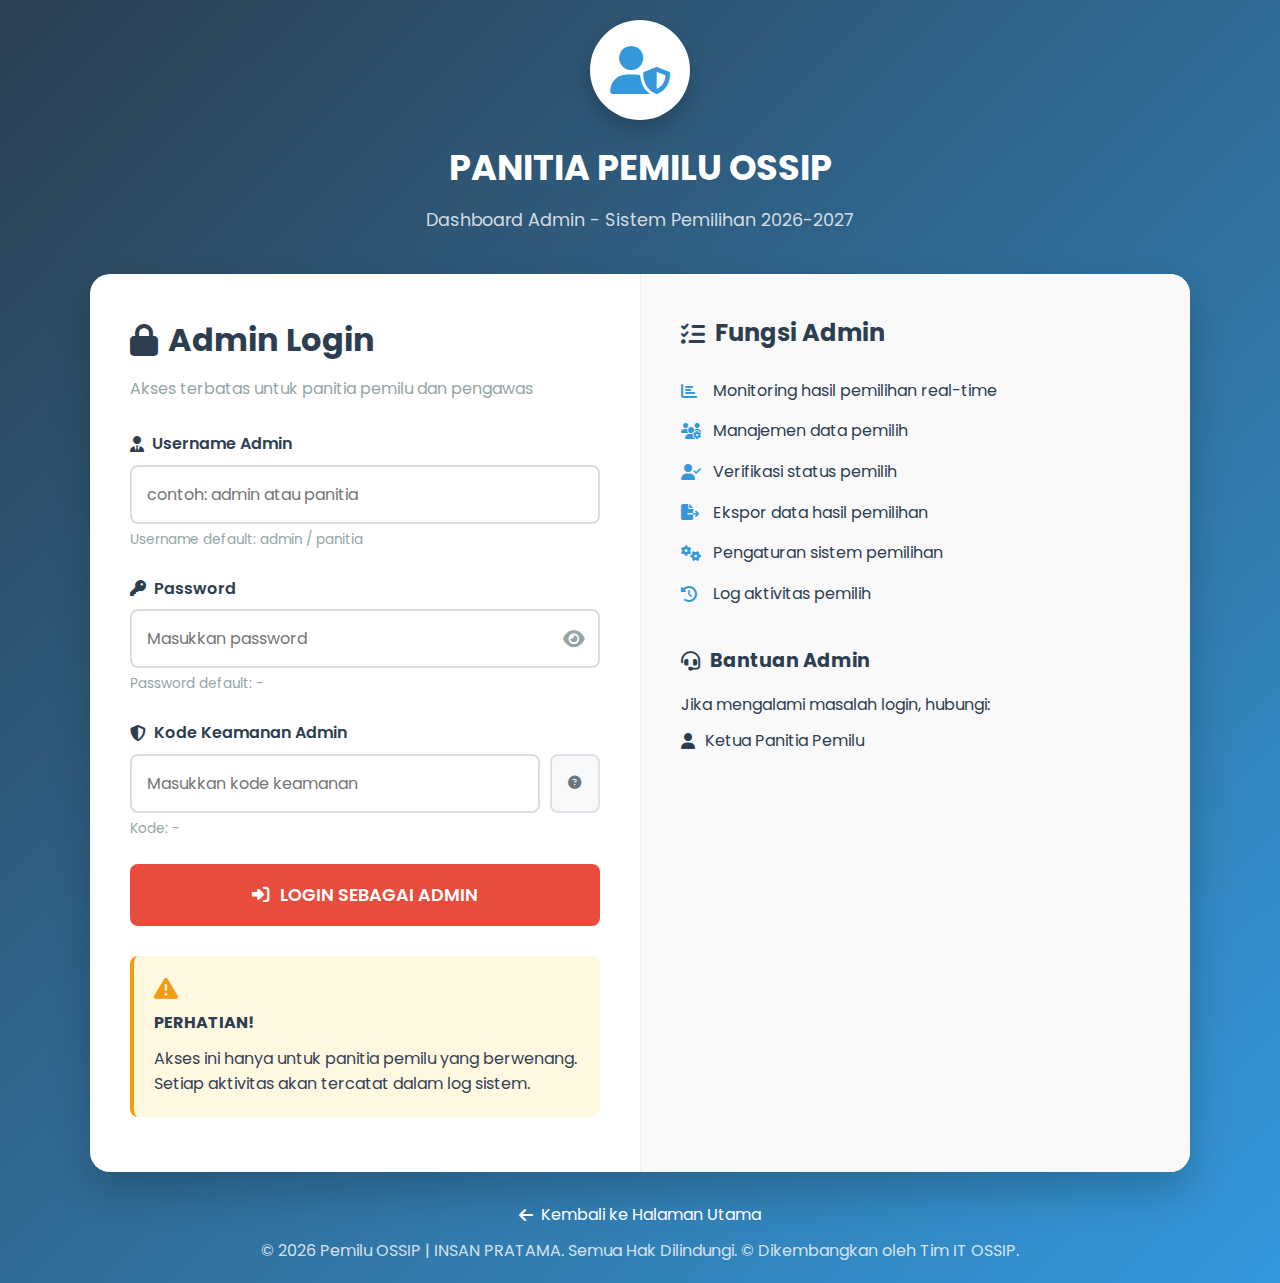
<file: admin-dashboard.html>
<!DOCTYPE html>
<html lang="id">
<head>
    <meta charset="UTF-8">
    <meta name="viewport" content="width=device-width, initial-scale=1.0">
    <title>Admin Dashboard - OSSIP</title>
    <link rel="stylesheet" href="style.css">
    <link rel="icon" type="image/png" href="assets/ossip-bg.png">
    <link rel="stylesheet" href="https://cdnjs.cloudflare.com/ajax/libs/font-awesome/6.4.0/css/all.min.css">
    <link href="https://fonts.googleapis.com/css2?family=Poppins:wght@300;400;500;600;700&display=swap" rel="stylesheet">
    <style>
        /* ===== DASHBOARD STYLES ===== */
        .dashboard-content {
            padding: 20px;
            min-height: 500px;
        }

        .dashboard-header {
            display: flex;
            justify-content: space-between;
            align-items: center;
            margin-bottom: 30px;
            padding-bottom: 15px;
            border-bottom: 2px solid #eee;
        }

        .dashboard-header h2 {
            color: #2c3e50;
            display: flex;
            align-items: center;
            gap: 10px;
        }

        .header-actions {
            display: flex;
            align-items: center;
            gap: 15px;
        }

        .last-update {
            color: #666;
            font-size: 14px;
        }

        .stats-grid {
            display: grid;
            grid-template-columns: repeat(auto-fit, minmax(250px, 1fr));
            gap: 20px;
            margin-bottom: 30px;
        }

        .stat-card {
            background: white;
            border-radius: 15px;
            padding: 25px;
            box-shadow: 0 5px 15px rgba(0,0,0,0.08);
            display: flex;
            align-items: center;
            gap: 20px;
            transition: transform 0.3s ease;
        }

        .stat-card:hover {
            transform: translateY(-5px);
            box-shadow: 0 8px 25px rgba(0,0,0,0.12);
        }

        .stat-icon {
            width: 70px;
            height: 70px;
            border-radius: 15px;
            display: flex;
            align-items: center;
            justify-content: center;
            color: white;
            font-size: 30px;
        }

        .stat-info h3 {
            margin: 0 0 10px 0;
            color: #666;
            font-size: 16px;
        }

        .stat-number {
            font-size: 36px;
            font-weight: 700;
            margin: 0;
            color: #2c3e50;
        }

        .stat-percentage {
            color: #4CAF50;
            font-weight: 600;
            margin-top: 5px;
        }

        .candidates-section {
            background: white;
            border-radius: 15px;
            padding: 30px;
            margin: 30px 0;
            box-shadow: 0 5px 15px rgba(0,0,0,0.08);
        }

        .candidates-section h2 {
            color: #2c3e50;
            display: flex;
            align-items: center;
            gap: 10px;
            margin-bottom: 25px;
        }

        .candidates-grid {
            display: grid;
            grid-template-columns: repeat(auto-fill, minmax(320px, 1fr));
            gap: 20px;
        }

        .candidate-result {
            background: #f8f9fa;
            border-radius: 12px;
            padding: 20px;
            border: 2px solid #e9ecef;
            transition: all 0.3s ease;
        }

        .candidate-result:hover {
            border-color: #3498db;
            background: white;
            box-shadow: 0 8px 20px rgba(0,0,0,0.1);
        }

        .candidate-number {
            background: linear-gradient(135deg, #2196F3, #1976D2);
            color: white;
            width: 40px;
            height: 40px;
            border-radius: 50%;
            display: flex;
            align-items: center;
            justify-content: center;
            font-weight: bold;
            font-size: 18px;
            margin-bottom: 15px;
        }

        .candidate-info h4 {
            margin: 0 0 5px 0;
            color: #2c3e50;
            font-size: 18px;
        }

        .candidate-class {
            color: #666;
            font-size: 14px;
            margin: 5px 0 10px 0;
            display: flex;
            align-items: center;
            gap: 5px;
        }

        .candidate-votes {
            color: #666;
            margin: 10px 0;
            font-size: 14px;
            display: flex;
            align-items: center;
            gap: 8px;
        }

        .progress-bar {
            height: 8px;
            background: #e0e0e0;
            border-radius: 4px;
            margin: 15px 0;
            overflow: hidden;
        }

        .progress-fill {
            height: 100%;
            background: linear-gradient(90deg, #4CAF50, #2E7D32);
            border-radius: 4px;
            transition: width 0.8s ease;
        }

        .quick-actions {
            background: white;
            border-radius: 15px;
            padding: 30px;
            margin: 30px 0;
            box-shadow: 0 5px 15px rgba(0,0,0,0.08);
        }

        .quick-actions h2 {
            color: #2c3e50;
            display: flex;
            align-items: center;
            gap: 10px;
            margin-bottom: 25px;
        }

        .actions-grid {
            display: grid;
            grid-template-columns: repeat(auto-fit, minmax(200px, 1fr));
            gap: 15px;
        }

        .action-btn {
            background: white;
            border: 2px solid #e0e0e0;
            border-radius: 12px;
            padding: 20px;
            cursor: pointer;
            transition: all 0.3s ease;
            display: flex;
            flex-direction: column;
            align-items: center;
            gap: 12px;
            font-weight: 500;
        }

        .action-btn:hover {
            background: #f5f5f5;
            border-color: #2196F3;
            transform: translateY(-3px);
            box-shadow: 0 8px 20px rgba(0,0,0,0.1);
        }

        .action-btn i {
            font-size: 28px;
            color: #2196F3;
        }

        .sync-status {
            margin-top: 20px;
            padding: 20px;
            background: #f8f9fa;
            border-radius: 12px;
            font-size: 14px;
            color: #666;
            border-left: 4px solid #4CAF50;
        }

        .sync-active {
            color: #4CAF50;
            font-weight: bold;
        }

        .last-sync {
            margin-top: 8px;
            font-size: 13px;
            color: #888;
        }

        .btn-refresh {
            background: #2196F3;
            color: white;
            border: none;
            padding: 10px 20px;
            border-radius: 8px;
            cursor: pointer;
            display: flex;
            align-items: center;
            gap: 8px;
            font-weight: 500;
            transition: all 0.3s ease;
        }

        .btn-refresh:hover {
            background: #1976D2;
        }

        .btn-refresh.refreshing {
            background: #FF9800;
        }

        .btn-refresh.refreshing i {
            animation: spin 1s linear infinite;
        }

        @keyframes spin {
            from { transform: rotate(0deg); }
            to { transform: rotate(360deg); }
        }

        .loading-spinner {
            text-align: center;
            padding: 60px 20px;
        }

        .loading-spinner i {
            font-size: 48px;
            color: #3498db;
            margin-bottom: 20px;
        }

        .btn-retry {
            background: #3498db;
            color: white;
            border: none;
            padding: 12px 24px;
            border-radius: 6px;
            cursor: pointer;
            display: inline-flex;
            align-items: center;
            gap: 8px;
            margin-top: 20px;
        }

        /* Error Box */
        .error-box {
            background: #ffebee;
            border: 1px solid #ffcdd2;
            color: #c62828;
            padding: 20px;
            border-radius: 10px;
            margin: 20px 0;
            text-align: center;
        }

        .error-box i {
            font-size: 32px;
            margin-bottom: 10px;
            display: block;
        }

        .error-box h3 {
            margin-bottom: 10px;
            font-size: 18px;
        }

        /* Toast Notification */
        .toast {
            position: fixed;
            bottom: 20px;
            right: 20px;
            background: #333;
            color: white;
            padding: 15px 22px;
            border-radius: 10px;
            box-shadow: 0 8px 25px rgba(0,0,0,0.2);
            z-index: 1000;
            display: none;
            align-items: center;
            gap: 12px;
            animation: toastSlideIn 0.3s ease;
            max-width: 400px;
        }

        @keyframes toastSlideIn {
            from {
                transform: translateX(100%);
                opacity: 0;
            }
            to {
                transform: translateX(0);
                opacity: 1;
            }
        }

        .toast.success {
            background: #4CAF50;
        }

        .toast.error {
            background: #f44336;
        }

        .toast.warning {
            background: #ff9800;
        }

        .toast.info {
            background: #2196f3;
        }

        /* Loading Overlay */
        .loading-overlay {
            position: fixed;
            top: 0;
            left: 0;
            width: 100%;
            height: 100%;
            background: rgba(255, 255, 255, 0.95);
            display: none;
            flex-direction: column;
            justify-content: center;
            align-items: center;
            z-index: 9999;
        }

        .loading-content {
            text-align: center;
            padding: 40px;
            background: white;
            border-radius: 15px;
            box-shadow: 0 10px 40px rgba(0,0,0,0.15);
        }

        .loading-content i {
            font-size: 48px;
            color: #2196F3;
            margin-bottom: 20px;
            display: block;
        }

        .loading-content p {
            font-size: 16px;
            color: #333;
            margin-bottom: 20px;
            font-weight: 500;
        }
    </style>
</head>
<body class="admin-dashboard-page">
    <!-- Toast Notification -->
    <div id="toast" class="toast">
        <i class="fas fa-info-circle"></i>
        <span id="toastMessage">Pesan</span>
    </div>

    <!-- Loading Overlay -->
    <div id="loadingOverlay" class="loading-overlay">
        <div class="loading-content">
            <i class="fas fa-spinner fa-spin"></i>
            <p id="loadingText">Memuat dashboard...</p>
            <button class="btn-retry" onclick="retryLoad()" style="display: none; margin-top: 15px;">
                <i class="fas fa-redo"></i> Coba Lagi
            </button>
        </div>
    </div>

    <!-- Session Check -->
    <script>
        console.log('=== SESSION CHECK START ===');
        
        const isLoggedIn = sessionStorage.getItem('adminLoggedIn');
        const adminUsername = sessionStorage.getItem('adminUsername');
        
        if (!isLoggedIn || !adminUsername) {
            console.log('NOT LOGGED IN - REDIRECTING');
            alert('⚠️ Anda harus login sebagai admin terlebih dahulu!');
            window.location.href = 'admin-login.html';
        } else {
            console.log('LOGGED IN - CONTINUING');
        }
        
        console.log('=== SESSION CHECK END ===');
    </script>
    
    <div class="admin-dashboard-container">
        <!-- Sidebar -->
        <div class="admin-sidebar">
            <div class="admin-profile">
                <div class="profile-avatar">
                    <i class="fas fa-user-shield"></i>
                </div>
                <h3 id="adminName">Memuat...</h3>
                <p class="admin-role" id="adminRole">Memuat...</p>
                <p class="admin-username" id="adminUsername">@memuat</p>
            </div>
            
            <nav class="admin-menu">
                <ul>
                    <li class="active">
                        <a href="#">
                            <i class="fas fa-tachometer-alt"></i>
                            <span>Dashboard</span>
                        </a>
                    </li>
                    <li>
                        <a href="admin-voters.html">
                            <i class="fas fa-users"></i>
                            <span>Data Santri</span>
                        </a>
                    </li>
                    <li>
                        <a href="admin-statistics.html">
                            <i class="fas fa-chart-bar"></i>
                            <span>Statistik</span>
                        </a>
                    </li>
                    <li>
                        <a href="admin-logs.html">
                            <i class="fas fa-history"></i>
                            <span>Log Aktivitas</span>
                        </a>
                    </li>
                    <li>
                        <a href="admin-settings.html">
                            <i class="fas fa-cog"></i>
                            <span>Pengaturan</span>
                        </a>
                    </li>
                </ul>
            </nav>
            
            <div class="logout-section">
                <button class="btn-logout" id="logoutBtn">
                    <i class="fas fa-sign-out-alt"></i> Logout
                </button>
                <p class="login-time" id="loginTime">Login: -</p>
            </div>
        </div>
        
        <!-- Main Content -->
        <div class="admin-main-content">
            <!-- Header -->
            <div class="admin-header">
                <div class="header-left">
                    <h1>Admin Dashboard</h1>
                    <p>Panel Kontrol Sistem Pemilihan OSSIP 2026-2027</p>
                </div>
                <div class="header-right">
                    <div class="notification-bell">
                        <i class="fas fa-bell"></i>
                        <span class="notification-count">0</span>
                    </div>
                    <div class="system-status">
                        <i class="fas fa-circle system-online"></i>
                        <span>Sistem Online</span>
                    </div>
                </div>
            </div>
            
            <!-- Content Area -->
            <div class="dashboard-content" id="dashboardContent">
                <!-- Content will be loaded here -->
            </div>
        </div>
    </div>

    <!-- Simple Logout Modal -->
    <div class="modal-overlay" id="logoutModal" style="display: none;">
        <div class="modal-content">
            <div class="modal-header">
                <h2><i class="fas fa-sign-out-alt"></i> Konfirmasi Logout</h2>
            </div>
            <div class="modal-body">
                <p>Apakah Anda yakin ingin logout?</p>
            </div>
            <div class="modal-footer">
                <button class="btn-cancel" onclick="document.getElementById('logoutModal').style.display='none'">Batal</button>
                <button class="btn-confirm" onclick="doLogout()">Ya, Logout</button>
            </div>
        </div>
    </div>

    <div class="admin-footer">
        <p>&copy; 2024 Organisasi Siswa Santri (OSSIP). Hak Cipta Dilindungi.</p>
        <p><i class="fas fa-mosque"></i> Pondok Pesantren Tahfidz Insan Pratama 2</p>
    </div>

    <!-- Load Database Script -->
    <script src="database.js"></script>

    <!-- Main Script -->
    <script>
        // ===== GLOBAL VARIABLES =====
        let currentAdmin = null;
        let isRefreshing = false;
        let autoRefreshInterval = null;

        // ===== UTILITY FUNCTIONS =====
        
        // Show toast notification
        function showToast(message, type = 'info') {
            const toast = document.getElementById('toast');
            const toastMessage = document.getElementById('toastMessage');
            
            toastMessage.textContent = message;
            toast.className = `toast ${type}`;
            toast.style.display = 'flex';
            
            // Set icon based on type
            const icon = toast.querySelector('i');
            switch(type) {
                case 'success':
                    icon.className = 'fas fa-check-circle';
                    break;
                case 'error':
                    icon.className = 'fas fa-exclamation-circle';
                    break;
                case 'warning':
                    icon.className = 'fas fa-exclamation-triangle';
                    break;
                default:
                    icon.className = 'fas fa-info-circle';
            }
            
            // Auto hide
            setTimeout(() => {
                toast.style.display = 'none';
            }, 3000);
        }

        // Show loading
        function showLoading(show = true, message = 'Memuat...') {
            const overlay = document.getElementById('loadingOverlay');
            const loadingText = document.getElementById('loadingText');
            const retryBtn = overlay.querySelector('.btn-retry');
            
            if (show) {
                overlay.style.display = 'flex';
                loadingText.textContent = message;
                retryBtn.style.display = 'none';
            } else {
                overlay.style.display = 'none';
            }
        }

        // Show retry button
        function showRetryButton() {
            const retryBtn = document.querySelector('.btn-retry');
            if (retryBtn) {
                retryBtn.style.display = 'inline-flex';
            }
        }

        // Format date time
        function formatDateTime(dateString) {
            try {
                const date = new Date(dateString);
                return date.toLocaleString('id-ID', {
                    day: '2-digit',
                    month: '2-digit',
                    year: 'numeric',
                    hour: '2-digit',
                    minute: '2-digit',
                    second: '2-digit'
                });
            } catch (error) {
                return dateString;
            }
        }

        // ===== DATABASE FUNCTIONS =====
        
        // Wait for database
        async function waitForDatabase() {
            console.log('🔄 Waiting for database...');
            
            return new Promise((resolve, reject) => {
                let attempts = 0;
                const maxAttempts = 30; // 15 detik
                
                const checkDatabase = () => {
                    attempts++;
                    
                    if (window.db && 
                        typeof window.db.getElectionStats === 'function' && 
                        typeof window.db.getAllVoters === 'function') {
                        console.log('✅ Database ready!');
                        resolve();
                        return;
                    }
                    
                    if (attempts >= maxAttempts) {
                        reject(new Error(`Database tidak ditemukan setelah ${maxAttempts} detik`));
                        return;
                    }
                    
                    setTimeout(checkDatabase, 500);
                };
                
                checkDatabase();
            });
        }

        // Load dashboard data
       // Load dashboard data
async function loadDashboardData() {
    console.log('📊 Loading dashboard data...');
    showLoading(true, 'Memuat data dashboard...');
    
    try {
        // Wait for database
        await waitForDatabase();
        
        if (!window.db || typeof window.db.getElectionStats !== 'function') {
            throw new Error('Database atau fungsi getElectionStats tidak tersedia');
        }
        
        // Get election stats
        const stats = await window.db.getElectionStats();
        console.log('📈 Stats received:', stats);
        
        if (!stats) {
            throw new Error('Tidak ada data stats yang diterima');
        }
        
        // Get candidates data if not included in stats
        if ((!stats.candidates || stats.candidates.length === 0) && 
            typeof window.db.getCandidates === 'function') {
            console.log('🔍 Getting candidates data separately...');
            try {
                const candidatesData = await window.db.getCandidates();
                console.log('✅ Candidates data:', candidatesData);
                
                if (candidatesData && candidatesData.length > 0) {
                    stats.candidates = candidatesData;
                    stats.totalCandidates = candidatesData.length;
                }
            } catch (candidatesError) {
                console.warn('⚠️ Could not get candidates:', candidatesError);
            }
        }
        
        // Get total votes if needed
        if (typeof window.db.getTotalVotes === 'function') {
            try {
                const totalVotes = await window.db.getTotalVotes();
                console.log('✅ Total votes:', totalVotes);
                stats.totalVotes = totalVotes || 0;
            } catch (votesError) {
                console.warn('⚠️ Could not get total votes:', votesError);
            }
        }
        
        // Render dashboard
        await renderDashboard(stats);
        
        showToast('Dashboard berhasil dimuat', 'success');
        return stats;
        
    } catch (error) {
        console.error('❌ Error loading dashboard data:', error);
        
        // Try to load fallback data
        try {
            await showFallbackData();
            showToast('Menampilkan data cadangan', 'warning');
        } catch (fallbackError) {
            console.error('❌ Fallback also failed:', fallbackError);
            showError('Gagal memuat dashboard: ' + error.message);
        }
        
        throw error;
    } finally {
        showLoading(false);
    }
}

        // ===== RENDERING FUNCTIONS =====
        
        // Render dashboard
        // Render dashboard
async function renderDashboard(stats) {
    console.log('🎨 Rendering dashboard...');
    console.log('📊 Stats data:', stats); // Debug log
    
    try {
        // Validate stats
        if (!stats) {
            throw new Error('Data stats tidak valid');
        }

        // Handle candidates data properly
        let candidates = [];
        
        // Check if candidates exists in stats
        if (stats.candidates && Array.isArray(stats.candidates)) {
            candidates = stats.candidates;
            console.log('✅ Candidates from stats:', candidates);
        } else if (stats.candidatesData && Array.isArray(stats.candidatesData)) {
            // Alternative: candidates might be in candidatesData
            candidates = stats.candidatesData;
            console.log('✅ Candidates from candidatesData:', candidates);
        } else {
            console.warn('⚠️ Tidak ada data kandidat ditemukan');
        }
        
        // Log structure of first candidate for debugging
        if (candidates.length > 0) {
            console.log('🔍 Structure of first candidate:', candidates[0]);
        }

        const content = `
            <div class="dashboard-header">
                <h2><i class="fas fa-tachometer-alt"></i> Dashboard Pemilihan - Real-time</h2>
                <div class="header-actions">
                    <button onclick="refreshDashboardWithAnimation()" class="btn-refresh" id="refreshBtn">
                        <i class="fas fa-sync"></i> Refresh
                    </button>
                    <span class="last-update">Terakhir: ${new Date().toLocaleTimeString('id-ID')}</span>
                </div>
            </div>
            
            <div class="stats-grid">
                <div class="stat-card">
                    <div class="stat-icon" style="background: linear-gradient(135deg, #3949ab, #5c6bc0);">
                        <i class="fas fa-users"></i>
                    </div>
                    <div class="stat-info">
                        <h3>Total Pemilih</h3>
                        <p class="stat-number">${stats.totalVoters || 0}</p>
                    </div>
                </div>
                
                <div class="stat-card">
                    <div class="stat-icon" style="background: linear-gradient(135deg, #4CAF50, #2E7D32);">
                        <i class="fas fa-user-check"></i>
                    </div>
                    <div class="stat-info">
                        <h3>Sudah Memilih</h3>
                        <p class="stat-number">${stats.votedVoters || 0}</p>
                        <p class="stat-percentage">${stats.votePercentage || 0}%</p>
                    </div>
                </div>
                
                <div class="stat-card">
                    <div class="stat-icon" style="background: linear-gradient(135deg, #FF9800, #F57C00);">
                        <i class="fas fa-user-clock"></i>
                    </div>
                    <div class="stat-info">
                        <h3>Belum Memilih</h3>
                        <p class="stat-number">${stats.notVotedVoters || 0}</p>
                    </div>
                </div>
                
                <div class="stat-card">
                    <div class="stat-icon" style="background: linear-gradient(135deg, #9C27B0, #7B1FA2);">
                        <i class="fas fa-user-tie"></i>
                    </div>
                    <div class="stat-info">
                        <h3>Kandidat</h3>
                        <p class="stat-number">${stats.totalCandidates || candidates.length || 0}</p>
                    </div>
                </div>
            </div>
            
            <div class="candidates-section">
                <h2><i class="fas fa-trophy"></i> Hasil Real-time</h2>
                <div class="candidates-grid" id="candidatesGrid">
                    ${await renderCandidatesHTML(candidates)}
                </div>
            </div>
            
            <div class="quick-actions">
                <h2><i class="fas fa-bolt"></i> Aksi Cepat</h2>
                <div class="actions-grid">
                    <button class="action-btn" onclick="resetVoting()">
                        <i class="fas fa-redo"></i>
                        <span>Reset Voting</span>
                    </button>
                    <button class="action-btn" onclick="exportData()">
                        <i class="fas fa-file-export"></i>
                        <span>Ekspor Data</span>
                    </button>
                    <button class="action-btn" onclick="viewLogs()">
                        <i class="fas fa-history"></i>
                        <span>Log Aktivitas</span>
                    </button>
                    <button class="action-btn" onclick="refreshDashboardWithAnimation()">
                        <i class="fas fa-sync"></i>
                        <span>Refresh</span>
                    </button>
                </div>
            </div>
            
            <div class="sync-status">
                <p><i class="fas fa-wifi"></i> Status sinkronisasi: <span class="sync-active">Aktif</span></p>
                <p class="last-sync">Update terakhir: ${stats.lastUpdate || new Date().toLocaleString('id-ID')}</p>
            </div>
        `;
        
        const dashboardContent = document.getElementById('dashboardContent');
        if (!dashboardContent) {
            throw new Error('Elemen dashboardContent tidak ditemukan');
        }
        
        dashboardContent.innerHTML = content;
        
        console.log('✅ Dashboard rendered successfully');
        
    } catch (error) {
        console.error('❌ Error rendering dashboard:', error);
        throw error;
    }
}

// Function to render candidates HTML
async function renderCandidatesHTML(candidates) {
    console.log('🎭 Rendering candidates HTML...', candidates);
    
    if (!candidates || candidates.length === 0) {
        console.log('📭 No candidates data');
        return `
            <div style="text-align: center; padding: 40px; color: #666; grid-column: 1 / -1;">
                <i class="fas fa-exclamation-circle" style="font-size: 48px; margin-bottom: 20px;"></i>
                <p>Tidak ada data kandidat tersedia</p>
            </div>
        `;
    }
    
    try {
        // If database is available, get actual vote counts
        let candidatesWithVotes = candidates;
        
        if (window.db && typeof window.db.getCandidateVotes === 'function') {
            console.log('🗳️ Getting actual vote counts from database...');
            
            // Get votes for each candidate
            candidatesWithVotes = await Promise.all(candidates.map(async (candidate) => {
                try {
                    const votes = await window.db.getCandidateVotes(candidate.id || candidate.candidate_id);
                    const voteCount = votes || 0;
                    
                    return {
                        ...candidate,
                        votes: voteCount,
                        // Calculate percentage if we have total votes
                        percentage: stats?.totalVotes ? ((voteCount / stats.totalVotes) * 100).toFixed(1) : 0
                    };
                } catch (error) {
                    console.error(`Error getting votes for candidate ${candidate.id}:`, error);
                    return {
                        ...candidate,
                        votes: 0,
                        percentage: 0
                    };
                }
            }));
            
            console.log('✅ Candidates with votes:', candidatesWithVotes);
        }
        
        // Calculate total votes for percentage
        const totalVotes = candidatesWithVotes.reduce((sum, candidate) => sum + (candidate.votes || 0), 0);
        
        // Generate HTML for each candidate
        return candidatesWithVotes.map((candidate, index) => {
            // Extract candidate information with fallbacks
            const candidateNumber = candidate.number || candidate.candidate_number || (index + 1);
            const candidateName = candidate.name || candidate.chairman_name || candidate.chairman || `Kandidat ${candidateNumber}`;
            const candidateClass = candidate.class || candidate.chairman_class || candidate.kelas || '-';
            const candidateVotes = candidate.votes || 0;
            const candidatePercentage = candidate.percentage || 
                (totalVotes > 0 ? ((candidateVotes / totalVotes) * 100).toFixed(1) : 0);
            
            console.log(`👤 Candidate ${index + 1}:`, {
                number: candidateNumber,
                name: candidateName,
                class: candidateClass,
                votes: candidateVotes,
                percentage: candidatePercentage
            });
            
            return `
                <div class="candidate-result">
                    <div class="candidate-number">${candidateNumber}</div>
                    <div class="candidate-info">
                        <h4>${candidateName}</h4>
                        <p class="candidate-class">
                            <i class="fas fa-graduation-cap"></i> ${candidateClass}
                        </p>
                        <p class="candidate-votes">
                            <i class="fas fa-vote-yea"></i> 
                            ${candidateVotes} suara (${candidatePercentage}%)
                        </p>
                        <div class="progress-bar">
                            <div class="progress-fill" style="width: ${candidatePercentage}%"></div>
                        </div>
                    </div>
                </div>
            `;
        }).join('');
        
    } catch (error) {
        console.error('❌ Error rendering candidates HTML:', error);
        return `
            <div style="text-align: center; padding: 40px; color: #666; grid-column: 1 / -1;">
                <i class="fas fa-exclamation-triangle" style="font-size: 48px; margin-bottom: 20px;"></i>
                <p>Error memuat data kandidat</p>
                <button onclick="retryLoad()" class="btn-retry" style="margin-top: 15px;">
                    <i class="fas fa-redo"></i> Coba Lagi
                </button>
            </div>
        `;
    }
}

        // Show fallback data
async function showFallbackData() {
    console.log('🔄 Showing fallback data...');
    showLoading(true, 'Memuat data demo...');
    
    try {
        // Try to get actual data first
        if (window.db && typeof window.db.getCandidates === 'function') {
            try {
                const actualCandidates = await window.db.getCandidates();
                console.log('✅ Actual candidates from DB:', actualCandidates);
                
                if (actualCandidates && actualCandidates.length > 0) {
                    // Use actual candidates
                    const fallbackStats = {
                        totalVoters: 107,
                        votedVoters: 0,
                        notVotedVoters: 107,
                        votePercentage: 0,
                        totalCandidates: actualCandidates.length,
                        candidates: actualCandidates,
                        lastUpdate: new Date().toLocaleString('id-ID'),
                        isFallback: false
                    };
                    
                    await renderDashboard(fallbackStats);
                    return;
                }
            } catch (dbError) {
                console.warn('⚠️ Could not get actual candidates:', dbError);
            }
        }
        
        // Fallback to static data
        const fallbackStats = {
            totalVoters: 107,
            votedVoters: 0,
            notVotedVoters: 107,
            votePercentage: 0,
            totalCandidates: 3,
            candidates: [
                {
                    id: 1,
                    number: 1,
                    name: "AMRELINA",
                    chairman_name: "AMRELINA",
                    class: "XI A",
                    votes: 0,
                    percentage: 0
                },
                {
                    id: 2,
                    number: 2,
                    name: "KHOLIDAH IZZATI",
                    chairman_name: "KHOLIDAH IZZATI",
                    class: "XI A",
                    votes: 0,
                    percentage: 0
                },
                {
                    id: 3,
                    number: 3,
                    name: "NAVA AISLA HASNA",
                    chairman_name: "NAVA AISLA HASNA",
                    class: "XI B",
                    votes: 0,
                    percentage: 0
                }
            ],
            lastUpdate: new Date().toLocaleString('id-ID'),
            isFallback: true
        };
        
        await renderDashboard(fallbackStats);
        
        // Show fallback notification
        const notification = document.createElement('div');
        notification.innerHTML = `
            <div style="background: #FFA500; color: #000; padding: 15px; border-radius: 8px; margin: 15px 0; display: flex; align-items: center; gap: 10px;">
                <i class="fas fa-info-circle"></i>
                <div>
                    <strong>Data Demo</strong>
                    <p style="margin: 5px 0 0 0; font-size: 13px;">Database tidak tersedia. Menampilkan data statis.</p>
                </div>
            </div>
        `;
        
        const dashboardContent = document.getElementById('dashboardContent');
        if (dashboardContent) {
            dashboardContent.insertBefore(notification, dashboardContent.firstChild);
        }
        
        showToast('Menampilkan data demo', 'warning');
        
    } catch (error) {
        console.error('❌ Error showing fallback data:', error);
        showError('Gagal menampilkan data demo: ' + error.message);
    } finally {
        showLoading(false);
    }
}

        // ===== DASHBOARD ACTIONS =====
        
        // Refresh dashboard
        async function refreshDashboard() {
            if (isRefreshing) return;
            
            isRefreshing = true;
            console.log('🔄 Refreshing dashboard...');
            
            try {
                const stats = await loadDashboardData();
                
                // Update last sync time
                const syncElement = document.querySelector('.last-sync');
                if (syncElement) {
                    syncElement.textContent = `Update terakhir: ${new Date().toLocaleString('id-ID')}`;
                }
                
                console.log('✅ Dashboard refreshed successfully');
                return stats;
                
            } catch (error) {
                console.error('❌ Refresh failed:', error);
                throw error;
            } finally {
                isRefreshing = false;
            }
        }

        // Refresh with animation
        async function refreshDashboardWithAnimation() {
            const refreshBtn = document.getElementById('refreshBtn');
            
            if (refreshBtn) {
                const originalHtml = refreshBtn.innerHTML;
                refreshBtn.classList.add('refreshing');
                refreshBtn.innerHTML = '<i class="fas fa-spinner fa-spin"></i> Memuat...';
                refreshBtn.disabled = true;
                
                try {
                    await refreshDashboard();
                } finally {
                    setTimeout(() => {
                        refreshBtn.classList.remove('refreshing');
                        refreshBtn.innerHTML = originalHtml;
                        refreshBtn.disabled = false;
                    }, 1000);
                }
            } else {
                await refreshDashboard();
            }
        }

        // Reset voting
        async function resetVoting() {
            if (!confirm('⚠️ Yakin ingin reset SEMUA data voting?\n\nTindakan ini akan:\n• Reset semua suara menjadi 0\n• Set semua pemilih menjadi belum memilih\n• Hapus semua catatan voting\n\nTindakan ini TIDAK DAPAT DIBATALKAN!')) {
                return;
            }
            
            showLoading(true, 'Mereset data voting...');
            
            try {
                if (!window.db || typeof window.db.resetAllVotes !== 'function') {
                    throw new Error('Fungsi reset tidak tersedia');
                }
                
                await window.db.resetAllVotes();
                
                showToast('✅ Semua data voting berhasil direset!', 'success');
                
                // Refresh dashboard
                await refreshDashboardWithAnimation();
                
            } catch (error) {
                console.error('❌ Reset failed:', error);
                showToast('❌ Gagal reset voting: ' + error.message, 'error');
            } finally {
                showLoading(false);
            }
        }

        // Export data
        async function exportData() {
            showLoading(true, 'Menyiapkan data untuk diekspor...');
            
            try {
                if (!window.db || typeof window.db.exportVotingDataToCSV !== 'function') {
                    throw new Error('Fungsi ekspor tidak tersedia');
                }
                
                await window.db.exportVotingDataToCSV();
                showToast('Data berhasil diekspor', 'success');
                
            } catch (error) {
                console.error('❌ Export failed:', error);
                showToast('❌ Gagal mengekspor data: ' + error.message, 'error');
            } finally {
                showLoading(false);
            }
        }

        // View logs
        function viewLogs() {
            window.location.href = 'admin-logs.html';
        }

        // Retry load
        function retryLoad() {
            console.log('🔄 Retrying load...');
            initializeDashboard();
        }

        // ===== SETUP FUNCTIONS =====
        
        // Setup auto refresh
        function setupAutoRefresh() {
            console.log('🔗 Setting up auto-refresh...');
            
            // Clear existing interval
            if (autoRefreshInterval) {
                clearInterval(autoRefreshInterval);
            }
            
            // Auto-refresh every 30 seconds
            autoRefreshInterval = setInterval(async () => {
                if (!document.hidden && !isRefreshing) {
                    try {
                        await refreshDashboard();
                    } catch (error) {
                        console.log('Auto-refresh error:', error);
                    }
                }
            }, 30000); // 30 detik
        }

        // Set admin info
        function setAdminInfo() {
            try {
                const adminName = sessionStorage.getItem('adminName') || 'Admin Panitia';
                const adminRole = sessionStorage.getItem('adminRole') || 'Super Admin';
                const adminUsername = sessionStorage.getItem('adminUsername') || 'admin';
                const loginTime = sessionStorage.getItem('adminLoginTime');
                
                document.getElementById('adminName').textContent = adminName;
                document.getElementById('adminRole').textContent = adminRole;
                document.getElementById('adminUsername').textContent = '@' + adminUsername;
                
                if (loginTime) {
                    const time = new Date(loginTime).toLocaleTimeString('id-ID');
                    document.getElementById('loginTime').textContent = `Login: ${time}`;
                } else {
                    const now = new Date().toLocaleTimeString('id-ID');
                    sessionStorage.setItem('adminLoginTime', new Date().toISOString());
                    document.getElementById('loginTime').textContent = `Login: ${now}`;
                }
                
            } catch (error) {
                console.error('Error setting admin info:', error);
            }
        }

        // Setup event listeners
        function setupEventListeners() {
            console.log('🔧 Setting up event listeners...');
            
            // Logout button
            const logoutBtn = document.getElementById('logoutBtn');
            if (logoutBtn) {
                logoutBtn.addEventListener('click', function() {
                    document.getElementById('logoutModal').style.display = 'flex';
                });
            }
            
            // Close modal when clicking outside
            window.addEventListener('click', function(event) {
                const logoutModal = document.getElementById('logoutModal');
                if (event.target === logoutModal) {
                    logoutModal.style.display = 'none';
                }
            });
            
            // Escape key to close modal
            document.addEventListener('keydown', function(event) {
                if (event.key === 'Escape') {
                    document.getElementById('logoutModal').style.display = 'none';
                }
            });
            
            console.log('✅ Event listeners set up');
        }

        // Logout
        function doLogout() {
            sessionStorage.clear();
            localStorage.clear();
            window.location.href = 'admin-login.html';
        }

        // ===== INITIALIZATION =====
        
        async function initializeDashboard() {
            console.log('🚀 Initializing dashboard...');
            
            try {
                // Check session
                if (!sessionStorage.getItem('adminLoggedIn')) {
                    alert('Silakan login terlebih dahulu');
                    window.location.href = 'admin-login.html';
                    return;
                }
                
                // Set admin info
                setAdminInfo();
                
                // Setup event listeners
                setupEventListeners();
                
                // Load dashboard data
                await loadDashboardData();
                
                // Setup auto refresh
                setupAutoRefresh();
                
                console.log('✅ Dashboard initialized successfully');
                
            } catch (error) {
                console.error('❌ Dashboard initialization failed:', error);
                showError('Gagal menginisialisasi dashboard: ' + error.message);
            }
        }

        // ===== START APPLICATION =====
        
        document.addEventListener('DOMContentLoaded', function() {
            console.log('📄 DOM Content Loaded');
            
            // Start initialization with a small delay
            setTimeout(() => {
                initializeDashboard();
            }, 100);
        });

        // Global error handlers
        window.addEventListener('error', function(event) {
            console.error('Global error:', event.error);
        });

        window.addEventListener('unhandledrejection', function(event) {
            console.error('Unhandled promise rejection:', event.reason);
        });

        console.log('=== DASHBOARD SCRIPT LOADED ===');
    </script>
</body>
</html>
</file>
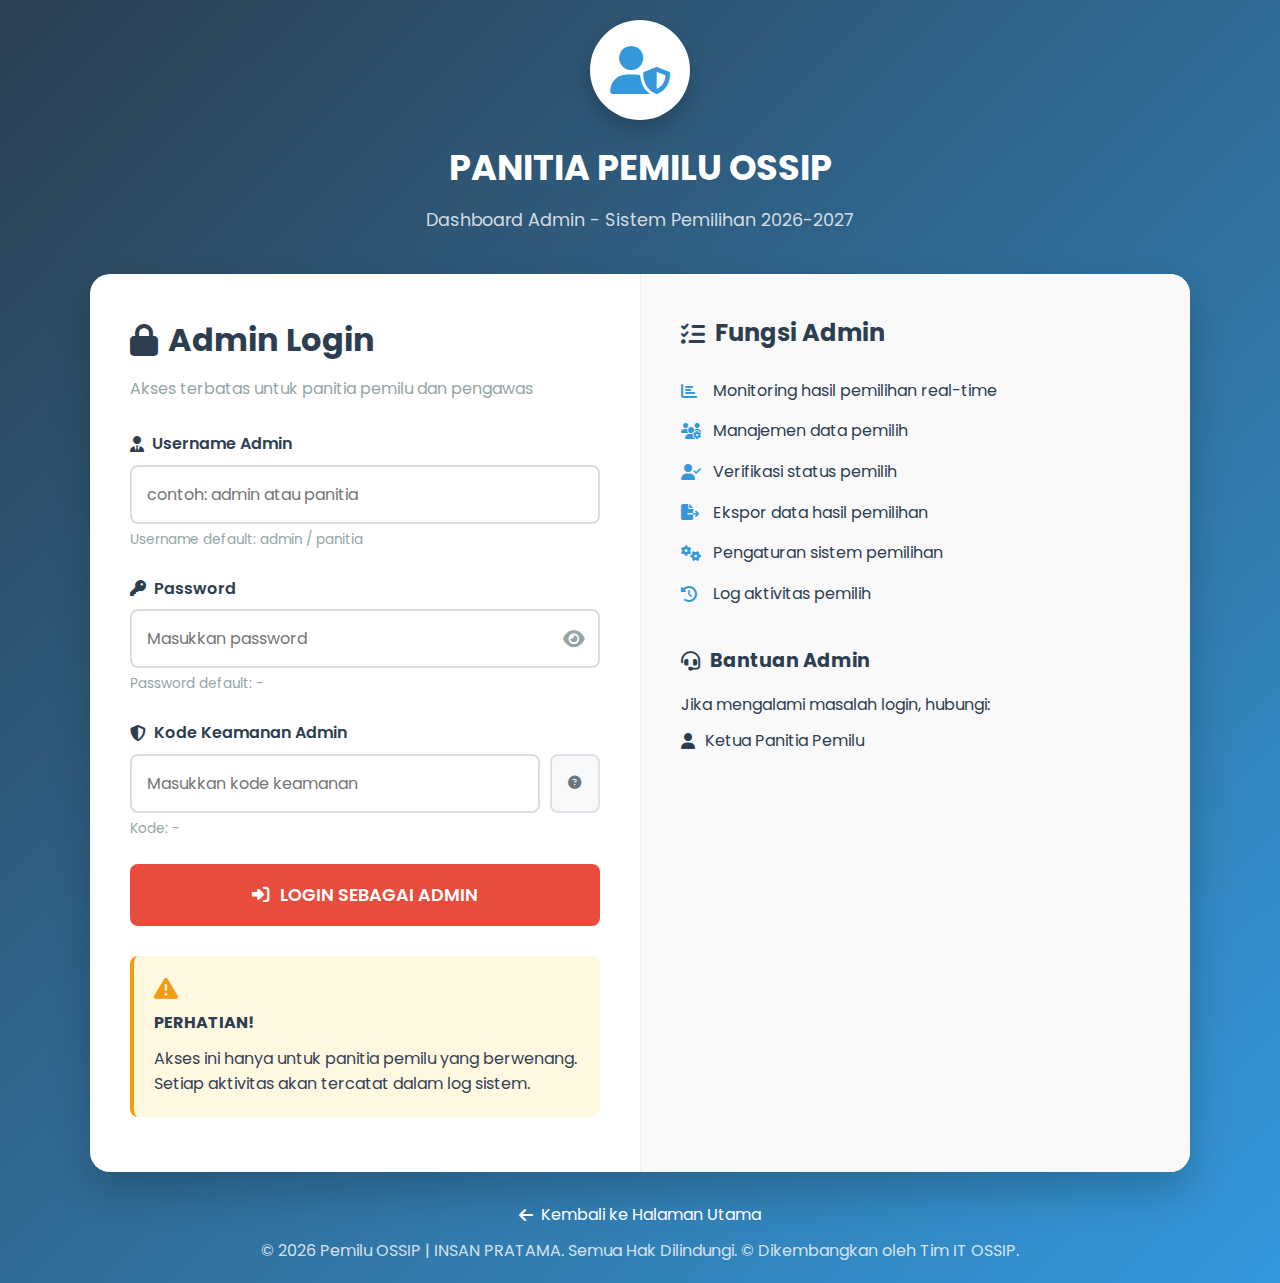
<file: admin-login.html>
<!DOCTYPE html>
<html lang="id">
<head>
    <meta charset="UTF-8">
    <meta name="viewport" content="width=device-width, initial-scale=1.0">
    <title>Login Admin</title>
    <link rel="stylesheet" href="style.css">
    <link rel="icon" type="image/png" href="assets/ossip-bg.png">
    <link rel="stylesheet" href="https://cdnjs.cloudflare.com/ajax/libs/font-awesome/6.4.0/css/all.min.css">
    <link href="https://fonts.googleapis.com/css2?family=Poppins:wght@300;400;500;600;700&display=swap" rel="stylesheet">
</head>
<body class="admin-login-page">
    <div class="admin-login-container">
        <div class="admin-login-header">
            <div class="admin-logo">
                <div class="logo-circle">
                    <i class="fas fa-user-shield"></i>
                </div>
                <h1>PANITIA PEMILU OSSIP</h1>
                <p>Dashboard Admin - Sistem Pemilihan 2026-2027</p>
            </div>
        </div>
        
        <div class="admin-login-card">
            <div class="admin-login-form">
                <h2><i class="fas fa-lock"></i> Admin Login</h2>
                <p class="admin-subtitle">Akses terbatas untuk panitia pemilu dan pengawas</p>
                
                <!-- Login Status Message -->
                <div class="login-message" id="loginMessage"></div>
                
                <!-- Login Attempts Warning -->
                <div class="login-attempts-warning" id="loginAttemptsWarning" style="display: none;">
                    <i class="fas fa-exclamation-triangle"></i>
                    <span id="attemptsText">Percobaan login tersisa: <span id="attemptsCount">3</span></span>
                </div>
                
                <form id="adminLoginForm">
                    <div class="form-group">
                        <label for="adminUsername"><i class="fas fa-user-tie"></i> Username Admin</label>
                        <input type="text" id="adminUsername" name="adminUsername" placeholder="contoh: admin atau panitia" required>
                        <small class="form-help">Username default: admin / panitia</small>
                    </div>
                    
                    <div class="form-group">
                        <label for="adminPassword"><i class="fas fa-key"></i> Password</label>
                        <div class="password-container">
                            <input type="password" id="adminPassword" name="adminPassword" placeholder="Masukkan password" required>
                            <button type="button" class="toggle-password" id="togglePassword">
                                <i class="fas fa-eye"></i>
                            </button>
                        </div>
                        <small class="form-help">Password default: -</small>
                    </div>
                    
                    <div class="form-group">
                        <label for="adminCode"><i class="fas fa-shield-alt"></i> Kode Keamanan Admin</label>
                        <div class="security-code-container">
                            <input type="password" id="adminCode" name="adminCode" placeholder="Masukkan kode keamanan" required>
                            <button type="button" class="btn-security-hint" id="securityHintBtn" title="Petunjuk kode">
                                <i class="fas fa-question-circle"></i>
                            </button>
                        </div>
                        <small class="form-help">Kode: -</small>
                        <div class="security-info" id="securityInfo" style="display: none;">
                            <p><strong>Kode Keamanan Sistem:</strong> <span id="systemSecurityHint">-</span></p>
                            <p class="hint-note"><i class="fas fa-exclamation-triangle"></i> Rahasiakan kode ini!</p>
                        </div>
                    </div>
                    
                    <div class="form-actions">
                        <button type="submit" class="btn-admin-login" id="loginButton">
                            <i class="fas fa-sign-in-alt"></i> LOGIN SEBAGAI ADMIN
                        </button>
                    </div>
                </form>
                
                <div class="admin-login-info">
                    <div class="info-box">
                        <i class="fas fa-exclamation-triangle"></i>
                        <h4>PERHATIAN!</h4>
                        <p>Akses ini hanya untuk panitia pemilu yang berwenang. Setiap aktivitas akan tercatat dalam log sistem.</p>
                    </div>
                </div>
            </div>
            
            <div class="admin-login-sidebar">
                <h3><i class="fas fa-tasks"></i> Fungsi Admin</h3>
                <ul class="admin-functions">
                    <li><i class="fas fa-chart-bar"></i> Monitoring hasil pemilihan real-time</li>
                    <li><i class="fas fa-users-cog"></i> Manajemen data pemilih</li>
                    <li><i class="fas fa-user-check"></i> Verifikasi status pemilih</li>
                    <li><i class="fas fa-file-export"></i> Ekspor data hasil pemilihan</li>
                    <li><i class="fas fa-cogs"></i> Pengaturan sistem pemilihan</li>
                    <li><i class="fas fa-history"></i> Log aktivitas pemilih</li>
                </ul>
                
                <div class="admin-contact">
                    <h4><i class="fas fa-headset"></i> Bantuan Admin</h4>
                    <p>Jika mengalami masalah login, hubungi:</p>
                    <p><i class="fas fa-user"></i> Ketua Panitia Pemilu</p>
                </div>
            </div>
        </div>
        
        <div class="admin-login-footer">
            <a href="index.html"><i class="fas fa-arrow-left"></i> Kembali ke Halaman Utama</a>
            <p>© 2026 Pemilu OSSIP | INSAN PRATAMA. Semua Hak Dilindungi. &copy; Dikembangkan oleh Tim IT OSSIP.</p>
        </div>
    </div>

    <!-- Security Modal -->
    <div class="modal-overlay" id="securityModal" style="display: none;">
        <div class="modal-content security-modal">
            <div class="modal-header">
                <h2><i class="fas fa-user-shield"></i> Sistem Keamanan Admin</h2>
                <button class="modal-close" id="closeSecurityModal">&times;</button>
            </div>
            <div class="modal-body">
                <div class="security-level">
                    <div class="security-icon">
                        <i class="fas fa-lock"></i>
                    </div>
                    <h3>Tingkat Keamanan: TINGGI</h3>
                    <p>Sistem ini dilindungi oleh kode keamanan bertingkat</p>
                </div>
                
                <div class="security-instructions">
                    <h4><i class="fas fa-info-circle"></i> Instruksi Kode Keamanan:</h4>
                    <ol>
                        <li>Kode keamanan hanya diberikan kepada panitia terpercaya</li>
                        <li>Kode terdiri dari kombinasi huruf dan angka</li>
                        <li>Kode bersifat <strong>case-sensitive</strong> (perhatikan huruf besar/kecil)</li>
                        <li>Jangan bagikan kode kepada siapapun</li>
                        <li>Setelah login, semua aktivitas akan tercatat</li>
                    </ol>
                </div>
                
                <div class="security-contact">
                    <h4><i class="fas fa-headset"></i> Lupa Kode?</h4>
                    <p>Hubungi Ketua Panitia Terdekat</p>
                </div>
            </div>
            <div class="modal-footer">
                <button class="btn-confirm" id="understandBtn">
                    <i class="fas fa-check"></i> MENGERTI
                </button>
            </div>
        </div>
    </div>

    <!-- Tambahkan script -->
    <script src="database.js"></script>
    <script>
        // Wait for database to be ready
        document.addEventListener('DOMContentLoaded', function() {
            console.log('Admin Login Page Loaded');
            
            // Initialize variables
            let loginAttempts = 3;
            let isLocked = false;
            
            // DOM Elements
            const loginForm = document.getElementById('adminLoginForm');
            const adminUsername = document.getElementById('adminUsername');
            const adminPassword = document.getElementById('adminPassword');
            const adminCode = document.getElementById('adminCode');
            const togglePassword = document.getElementById('togglePassword');
            const securityHintBtn = document.getElementById('securityHintBtn');
            const securityInfo = document.getElementById('securityInfo');
            const securityModal = document.getElementById('securityModal');
            const closeSecurityModal = document.getElementById('closeSecurityModal');
            const understandBtn = document.getElementById('understandBtn');
            const loginButton = document.getElementById('loginButton');
            const loginMessage = document.getElementById('loginMessage');
            const loginAttemptsWarning = document.getElementById('loginAttemptsWarning');
            const attemptsCount = document.getElementById('attemptsCount');
            const attemptsText = document.getElementById('attemptsText');
            
            // Toggle password visibility
            togglePassword.addEventListener('click', function() {
                const type = adminPassword.getAttribute('type') === 'password' ? 'text' : 'password';
                adminPassword.setAttribute('type', type);
                this.innerHTML = type === 'password' ? '<i class="fas fa-eye"></i>' : '<i class="fas fa-eye-slash"></i>';
            });
            
            // Show/hide security hint
            securityHintBtn.addEventListener('click', function() {
                securityInfo.style.display = securityInfo.style.display === 'none' ? 'block' : 'none';
            });
            
            // Show security modal
            securityHintBtn.addEventListener('dblclick', function() {
                securityModal.style.display = 'block';
            });
            
            // Close security modal
            closeSecurityModal.addEventListener('click', function() {
                securityModal.style.display = 'none';
            });
            
            // Close security modal with understand button
            understandBtn.addEventListener('click', function() {
                securityModal.style.display = 'none';
            });
            
            // Close modal when clicking outside
            window.addEventListener('click', function(event) {
                if (event.target === securityModal) {
                    securityModal.style.display = 'none';
                }
            });
            
            // Show login attempts warning
            function showLoginAttemptsWarning() {
                loginAttemptsWarning.style.display = 'flex';
                attemptsCount.textContent = loginAttempts;
                
                if (loginAttempts <= 1) {
                    attemptsText.innerHTML = '<strong>Percobaan terakhir!</strong>';
                    loginAttemptsWarning.style.background = 'linear-gradient(135deg, #ff4444, #cc0000)';
                } else if (loginAttempts <= 2) {
                    loginAttemptsWarning.style.background = 'linear-gradient(135deg, #ff9800, #f57c00)';
                }
            }
            
            // Show login message
            function showMessage(message, type = 'error') {
                loginMessage.textContent = message;
                loginMessage.className = `login-message ${type}`;
                loginMessage.style.display = 'block';
                
                // Auto hide after 5 seconds for success messages
                if (type === 'success') {
                    setTimeout(() => {
                        loginMessage.style.display = 'none';
                    }, 5000);
                }
            }
            
            // Disable login form
            function disableLoginForm() {
                adminUsername.disabled = true;
                adminPassword.disabled = true;
                adminCode.disabled = true;
                loginButton.disabled = true;
                loginButton.innerHTML = '<i class="fas fa-lock"></i> AKUN TERKUNCI';
                loginButton.style.background = 'linear-gradient(135deg, #666, #444)';
                loginButton.style.cursor = 'not-allowed';
                showMessage('Login dinonaktifkan. Hubungi administrator.', 'error');
                isLocked = true;
            }
            
            // Handle login form submission
            loginForm.addEventListener('submit', async function(e) {
                e.preventDefault();
                
                // Check if locked
                if (isLocked) {
                    showMessage('Login dinonaktifkan. Hubungi administrator.', 'error');
                    return;
                }
                
                // Get form values
                const username = adminUsername.value.trim();
                const password = adminPassword.value.trim();
                const securityCode = adminCode.value.trim();
                
                // Validate security code
                const validSecurityCode = 'OSSIP2026';
                if (securityCode !== validSecurityCode) {
                    showMessage('Kode keamanan salah!', 'error');
                    loginAttempts--;
                    
                    if (loginAttempts > 0) {
                        showLoginAttemptsWarning();
                        showMessage(`Kode keamanan salah. Percobaan tersisa: ${loginAttempts}`, 'error');
                    } else {
                        disableLoginForm();
                    }
                    return;
                }
                
                // Show loading state
                loginButton.innerHTML = '<i class="fas fa-spinner fa-spin"></i> MEMPROSES...';
                loginButton.disabled = true;
                
                try {
                    // Wait for database to be ready
                    if (!window.db || !window.db.db) {
                        await new Promise(resolve => {
                            const checkDB = setInterval(() => {
                                if (window.db && window.db.db) {
                                    clearInterval(checkDB);
                                    resolve();
                                }
                            }, 100);
                        });
                    }
                    
                    // Validate admin login
                    const result = await window.db.validateAdminLogin(username, password);
                    
                    if (result.success) {
                        // Login successful
                        showMessage('Login berhasil! Mengarahkan ke dashboard...', 'success');
                        
                        // Store admin session
                        sessionStorage.setItem('adminLoggedIn', 'true');
                        sessionStorage.setItem('adminUsername', result.admin.username);
                        sessionStorage.setItem('adminName', result.admin.name);
                        sessionStorage.setItem('adminRole', result.admin.role);
                        
                        // Reset login attempts
                        loginAttempts = 3;
                        loginAttemptsWarning.style.display = 'none';
                        
                        // Redirect to admin dashboard after 2 seconds
                        setTimeout(() => {
                            window.location.href = 'admin-dashboard.html';
                        }, 2000);
                        
                    } else {
                        // Login failed
                        showMessage(result.message, 'error');
                        loginAttempts--;
                        
                        if (loginAttempts > 0) {
                            showLoginAttemptsWarning();
                        } else {
                            disableLoginForm();
                        }
                        
                        // Reset button
                        loginButton.innerHTML = '<i class="fas fa-sign-in-alt"></i> LOGIN SEBAGAI ADMIN';
                        loginButton.disabled = false;
                    }
                    
                } catch (error) {
                    console.error('Login error:', error);
                    showMessage('Terjadi kesalahan sistem. Silakan coba lagi.', 'error');
                    
                    // Reset button
                    loginButton.innerHTML = '<i class="fas fa-sign-in-alt"></i> LOGIN SEBAGAI ADMIN';
                    loginButton.disabled = false;
                }
            });
            
            // Initialize form with demo credentials
            function initDemoCredentials() {
                // You can optionally pre-fill demo credentials for testing
                // adminUsername.value = 'admin';
                // adminPassword.value = 'admin123';
                // adminCode.value = 'OSSIP2026';
            }
            
            // Initialize page
            initDemoCredentials();
            
            // Check if database is ready
            if (window.db && window.db.db) {
                console.log('Database is ready');
            } else {
                console.log('Waiting for database...');
                document.addEventListener('databaseReady', function() {
                    console.log('Database ready event received');
                });
            }
        });

        // In validateAdminLogin success handler:
if (result.success) {
    // Login successful
    showMessage('Login berhasil! Mengarahkan ke dashboard...', 'success');
    
    // Store admin session
    sessionStorage.setItem('adminLoggedIn', 'true');
    sessionStorage.setItem('adminUsername', result.admin.username);
    sessionStorage.setItem('adminName', result.admin.name);
    sessionStorage.setItem('adminRole', result.admin.role);
    sessionStorage.setItem('adminPermissions', JSON.stringify(result.admin.permissions));
    sessionStorage.setItem('adminLoginTime', new Date().toISOString());
    
    // Reset login attempts
    loginAttempts = 3;
    loginAttemptsWarning.style.display = 'none';
    
    // Redirect to admin dashboard after 2 seconds
    setTimeout(() => {
        window.location.href = 'admin-dashboard.html';
    }, 2000);
}

// Di admin-login.html, pastikan session disimpan:
sessionStorage.setItem('adminLoggedIn', 'true');
sessionStorage.setItem('adminUsername', result.admin.username);
sessionStorage.setItem('adminName', result.admin.name);
sessionStorage.setItem('adminRole', result.admin.role);


    </script>
</body>
</html>
</file>
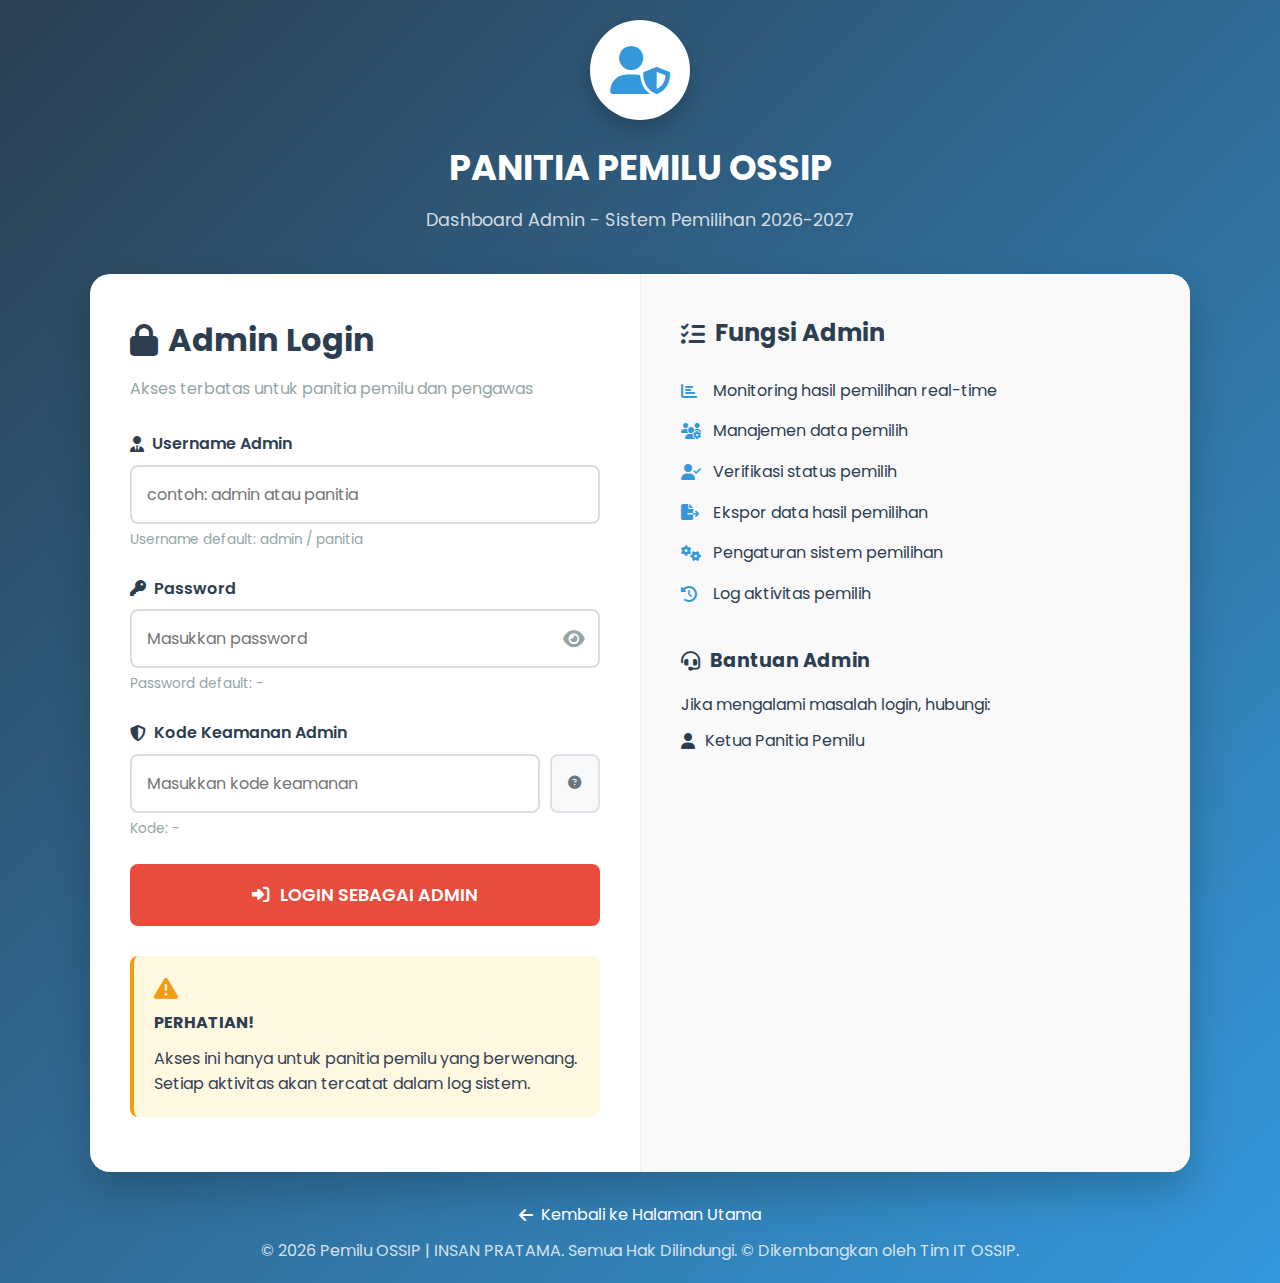
<file: admin-logs.html>
<!DOCTYPE html>
<html lang="id">
<head>
    <meta charset="UTF-8">
    <meta name="viewport" content="width=device-width, initial-scale=1.0">
    <title>Admin OSSIP - Log Aktivitas</title>
    <link rel="stylesheet" href="https://cdnjs.cloudflare.com/ajax/libs/font-awesome/6.4.0/css/all.min.css">
    <style>
        /* ===== RESET & BASE STYLES ===== */
        * {
            margin: 0;
            padding: 0;
            box-sizing: border-box;
        }

        body {
            font-family: 'Segoe UI', Tahoma, Geneva, Verdana, sans-serif;
            background: linear-gradient(135deg, #667eea 0%, #764ba2 100%);
            min-height: 100vh;
            color: #333;
        }

        /* ===== NOTIFICATION SYSTEM ===== */
        .notification-container {
            position: fixed;
            top: 80px;
            right: 20px;
            z-index: 10000;
            display: flex;
            flex-direction: column;
            gap: 10px;
            max-width: 350px;
        }

        .notification {
            background: white;
            border-radius: 8px;
            padding: 15px;
            box-shadow: 0 4px 12px rgba(0,0,0,0.15);
            display: flex;
            align-items: center;
            gap: 12px;
            animation: slideInRight 0.3s ease;
            border-left: 4px solid #4CAF50;
            max-width: 350px;
        }

        .notification.info {
            border-left-color: #2196F3;
        }

        .notification.warning {
            border-left-color: #FF9800;
        }

        .notification.error {
            border-left-color: #F44336;
        }

        .notification.success {
            border-left-color: #4CAF50;
        }

        .notification-icon {
            font-size: 20px;
            flex-shrink: 0;
        }

        .notification-info {
            flex: 1;
            min-width: 0;
        }

        .notification-title {
            font-weight: 600;
            margin-bottom: 4px;
            color: #333;
            font-size: 14px;
        }

        .notification-message {
            font-size: 13px;
            color: #666;
            line-height: 1.4;
        }

        .notification-close {
            background: none;
            border: none;
            color: #999;
            cursor: pointer;
            font-size: 14px;
            padding: 4px;
            flex-shrink: 0;
        }

        .notification-close:hover {
            color: #666;
        }

        @keyframes slideInRight {
            from { transform: translateX(100%); opacity: 0; }
            to { transform: translateX(0); opacity: 1; }
        }

        @keyframes slideOutRight {
            from { transform: translateX(0); opacity: 1; }
            to { transform: translateX(100%); opacity: 0; }
        }

        @keyframes fadeOut {
            from { opacity: 1; }
            to { opacity: 0; }
        }

        /* ===== NEW ACTIVITY INDICATOR ===== */
        .new-activity-indicator {
            position: fixed;
            top: 70px;
            right: 20px;
            background: #FF5722;
            color: white;
            padding: 8px 15px;
            border-radius: 20px;
            font-size: 12px;
            font-weight: 600;
            display: flex;
            align-items: center;
            gap: 8px;
            z-index: 9999;
            box-shadow: 0 4px 12px rgba(0,0,0,0.2);
            cursor: pointer;
            animation: pulse 2s infinite;
        }

        @keyframes pulse {
            0% { transform: scale(1); }
            50% { transform: scale(1.05); }
            100% { transform: scale(1); }
        }

        /* ===== AUTO-REFRESH STATUS ===== */
        .auto-refresh-status {
            position: fixed;
            bottom: 20px;
            right: 20px;
            background: rgba(33, 150, 243, 0.9);
            color: white;
            padding: 8px 15px;
            border-radius: 20px;
            font-size: 12px;
            display: flex;
            align-items: center;
            gap: 8px;
            z-index: 9997;
            backdrop-filter: blur(10px);
        }

        .auto-refresh-status i {
            animation: spin 10s linear infinite;
        }

        @keyframes spin {
            from { transform: rotate(0deg); }
            to { transform: rotate(360deg); }
        }

        /* ===== DASHBOARD CONTAINER ===== */
        .admin-dashboard-container {
            display: flex;
            min-height: 100vh;
        }

        /* ===== SIDEBAR ===== */
        .admin-sidebar {
            width: 280px;
            background: #1a237e;
            color: white;
            padding: 25px 20px;
            display: flex;
            flex-direction: column;
            box-shadow: 5px 0 15px rgba(0,0,0,0.2);
            z-index: 100;
            backdrop-filter: blur(10px);
            border-right: 1px solid rgba(255,255,255,0.1);
        }

        .admin-profile {
            text-align: center;
            padding: 20px 0;
            margin-bottom: 30px;
            border-bottom: 1px solid rgba(255,255,255,0.1);
        }

        .profile-avatar {
           width: 80px;
            height: 80px;
            background: rgba(255, 255, 255, 0.1);
            border-radius: 50%;
            margin: 0 auto 15px;
            display: flex;
            align-items: center;
            justify-content: center;
            font-size: 32px;
            border: 3px solid rgba(255, 255, 255, 0.2);
        }

        .admin-profile h3 {
            margin: 10px 0 5px;
            font-size: 18px;
            font-weight: 600;
        }

        .admin-role {
            color: #a0a0ff;
            font-size: 13px;
            margin: 0 0 5px;
        }

        .admin-username {
            color: #888;
            font-size: 12px;
            font-style: italic;
            margin: 0;
        }

        /* Navigation Menu */
        .admin-menu ul {
            list-style: none;
            padding: 0;
            margin: 0;
        }

        .admin-menu li {
            margin-bottom: 5px;
        }

        .admin-menu a {
            display: flex;
            align-items: center;
            color: #b0b0b0;
            text-decoration: none;
            padding: 15px 20px;
            border-radius: 8px;
            transition: all 0.3s ease;
            font-size: 15px;
        }

        .admin-menu a:hover {
            background: rgba(102, 126, 234, 0.2);
            color: white;
            transform: translateX(5px);
        }

        .admin-menu a.active {
            background: linear-gradient(135deg, #667eea, #764ba2);
            color: white;
            box-shadow: 0 4px 12px rgba(102, 126, 234, 0.4);
        }

        .admin-menu a i {
            margin-right: 12px;
            font-size: 16px;
            width: 24px;
            text-align: center;
        }

        .logout-section {
            margin-top: auto;
            padding-top: 20px;
            border-top: 1px solid rgba(255,255,255,0.1);
        }

        /* ===== MAIN CONTENT ===== */
        .admin-main-content {
            flex: 1;
            background: #f5f7fb;
            overflow-y: auto;
            padding: 20px;
        }

        /* ===== PAGE HEADER ===== */
        .page-header {
            display: flex;
            justify-content: space-between;
            align-items: center;
            margin-bottom: 25px;
            padding: 20px;
            background: white;
            border-radius: 12px;
            box-shadow: 0 4px 15px rgba(0,0,0,0.08);
        }

        .page-header h1 {
            font-size: 24px;
            color: #2c3e50;
            display: flex;
            align-items: center;
            gap: 12px;
        }

        .ossip-badge {
            background: linear-gradient(135deg, #4CAF50, #45a049);
            color: white;
            padding: 4px 12px;
            border-radius: 20px;
            font-size: 12px;
            font-weight: 600;
        }

        .header-actions {
            display: flex;
            gap: 15px;
        }

        /* ===== BUTTON STYLES ===== */
        .btn-primary, .btn-secondary, .btn-filter {
            padding: 12px 24px;
            border: none;
            border-radius: 8px;
            font-size: 14px;
            font-weight: 600;
            cursor: pointer;
            display: flex;
            align-items: center;
            gap: 8px;
            transition: all 0.3s ease;
        }

        .btn-primary {
            background: linear-gradient(135deg, #667eea, #764ba2);
            color: white;
            box-shadow: 0 4px 12px rgba(102, 126, 234, 0.3);
        }

        .btn-primary:hover {
            transform: translateY(-2px);
            box-shadow: 0 6px 15px rgba(102, 126, 234, 0.4);
        }

        .btn-secondary {
            background: #f1f3f9;
            color: #555;
            border: 1px solid #ddd;
        }

        .btn-secondary:hover {
            background: #e4e7f0;
            transform: translateY(-2px);
        }

        .btn-filter {
            background: #2196F3;
            color: white;
            border: none;
        }

        .btn-filter:hover {
            background: #1976D2;
            transform: translateY(-2px);
        }

        /* ===== OSSIP BANNER ===== */
        .ossip-log-banner {
            background: linear-gradient(135deg, #1a237e, #283593);
            color: white;
            padding: 20px;
            border-radius: 12px;
            margin-bottom: 25px;
            text-align: center;
            font-size: 16px;
            font-weight: 600;
            box-shadow: 0 4px 15px rgba(0,0,0,0.1);
        }

        /* ===== LOG STATISTICS ===== */
        .log-stats {
            display: grid;
            grid-template-columns: repeat(auto-fit, minmax(180px, 1fr));
            gap: 20px;
            margin-bottom: 25px;
        }

        .stat-card {
            background: white;
            border-radius: 12px;
            padding: 20px;
            box-shadow: 0 4px 12px rgba(0,0,0,0.08);
            text-align: center;
            transition: transform 0.3s ease;
        }

        .stat-card:hover {
            transform: translateY(-5px);
            box-shadow: 0 8px 25px rgba(0,0,0,0.12);
        }

        .stat-card .icon {
            font-size: 32px;
            margin-bottom: 15px;
        }

        .stat-card .value {
            font-size: 32px;
            font-weight: 700;
            margin: 10px 0;
            color: #2c3e50;
        }

        .stat-card .label {
            color: #666;
            font-size: 14px;
        }

        /* ===== FILTER SECTION ===== */
        .logs-filter-section {
            background: white;
            border-radius: 12px;
            padding: 25px;
            margin-bottom: 25px;
            box-shadow: 0 4px 15px rgba(0,0,0,0.08);
        }

        .filter-grid {
            display: grid;
            grid-template-columns: repeat(auto-fit, minmax(250px, 1fr));
            gap: 20px;
            margin-bottom: 20px;
        }

        .form-group {
            margin-bottom: 0;
        }

        .form-group label {
            display: flex;
            align-items: center;
            gap: 8px;
            margin-bottom: 8px;
            font-weight: 600;
            color: #555;
            font-size: 14px;
        }

        .form-control {
            width: 100%;
            padding: 12px 15px;
            border: 1px solid #ddd;
            border-radius: 8px;
            font-size: 14px;
            transition: all 0.3s ease;
        }

        .form-control:focus {
            outline: none;
            border-color: #667eea;
            box-shadow: 0 0 0 3px rgba(102, 126, 234, 0.1);
        }

        .log-search-box {
            position: relative;
        }

        .log-search-box i {
            position: absolute;
            left: 15px;
            top: 50%;
            transform: translateY(-50%);
            color: #999;
        }

        .log-search-box input {
            padding-left: 45px;
        }

        .date-range {
            display: flex;
            gap: 15px;
        }

        /* ===== LOGS TABLE ===== */
        .voters-table-container {
            background: white;
            border-radius: 12px;
            overflow: hidden;
            box-shadow: 0 4px 15px rgba(0,0,0,0.08);
            margin-bottom: 25px;
        }

        .table-responsive {
            overflow-x: auto;
        }

        .logs-table {
            width: 100%;
            border-collapse: collapse;
        }

        .logs-table thead {
            background: linear-gradient(135deg, #f8f9fa, #e9ecef);
        }

        .logs-table th {
            padding: 15px;
            text-align: left;
            font-weight: 600;
            color: #495057;
            font-size: 14px;
            border-bottom: 2px solid #dee2e6;
        }

        .logs-table td {
            padding: 15px;
            border-bottom: 1px solid #eee;
            font-size: 14px;
            vertical-align: middle;
        }

        .logs-table tbody tr:hover {
            background-color: #f8f9fa;
        }

        /* ===== LOG LEVEL BADGES ===== */
        .log-level {
            display: inline-block;
            padding: 4px 12px;
            border-radius: 20px;
            font-size: 12px;
            font-weight: 600;
            text-transform: uppercase;
        }

        .level-info {
            background: #e3f2fd;
            color: #1976d2;
        }

        .level-success {
            background: #e8f5e9;
            color: #2e7d32;
        }

        .level-warning {
            background: #fff3e0;
            color: #f57c00;
        }

        .level-error {
            background: #ffebee;
            color: #c62828;
        }

        .level-security {
            background: #f3e5f5;
            color: #7b1fa2;
        }

        /* ===== LOG USER ===== */
        .log-user {
            display: flex;
            align-items: center;
            gap: 10px;
        }

        .user-avatar {
            width: 36px;
            height: 36px;
            background: linear-gradient(135deg, #667eea, #764ba2);
            color: white;
            border-radius: 50%;
            display: flex;
            align-items: center;
            justify-content: center;
            font-weight: 600;
            font-size: 14px;
        }

        .log-details {
            font-size: 12px;
            color: #666;
            margin-top: 2px;
        }

        /* ===== LOG ACTIONS ===== */
        .log-actions {
            display: flex;
            gap: 8px;
        }

        .log-actions button {
            background: none;
            border: none;
            color: #666;
            cursor: pointer;
            padding: 8px;
            border-radius: 6px;
            transition: all 0.3s ease;
        }

        .log-actions button:hover {
            background: #f0f2f5;
            color: #2196f3;
        }

        /* ===== LOG IP ===== */
        .log-ip {
            font-family: 'Courier New', monospace;
            background: #f8f9fa;
            padding: 4px 8px;
            border-radius: 4px;
            font-size: 12px;
            color: #495057;
        }

        /* ===== PAGINATION ===== */
        .pagination {
            display: flex;
            justify-content: center;
            padding: 20px;
            background: white;
            border-radius: 12px;
            box-shadow: 0 4px 15px rgba(0,0,0,0.08);
        }

        .pagination ul {
            display: flex;
            list-style: none;
            gap: 5px;
        }

        .pagination li {
            margin: 0;
        }

        .page-link {
            display: flex;
            align-items: center;
            justify-content: center;
            width: 40px;
            height: 40px;
            border: 1px solid #ddd;
            border-radius: 8px;
            color: #495057;
            text-decoration: none;
            transition: all 0.3s ease;
        }

        .page-link:hover {
            background: #f8f9fa;
            border-color: #2196f3;
        }

        .page-item.active .page-link {
            background: #2196f3;
            color: white;
            border-color: #2196f3;
        }

        .page-item.disabled .page-link {
            opacity: 0.5;
            cursor: not-allowed;
        }

        /* ===== FOOTER ===== */
        .admin-footer {
            text-align: center;
            padding: 20px;
            color: #666;
            font-size: 14px;
            margin-top: 20px;
        }

        .admin-footer p {
            margin: 5px 0;
        }

        /* ===== MODAL ===== */
        .modal {
            display: none;
            position: fixed;
            top: 0;
            left: 0;
            width: 100%;
            height: 100%;
            background: rgba(0,0,0,0.5);
            z-index: 1000;
            align-items: center;
            justify-content: center;
        }

        .modal.active {
            display: flex;
        }

        .modal-content {
            background: white;
            border-radius: 12px;
            width: 90%;
            max-width: 800px;
            max-height: 90vh;
            overflow-y: auto;
            box-shadow: 0 20px 60px rgba(0,0,0,0.3);
        }

        .modal-header {
            padding: 25px 30px;
            border-bottom: 1px solid #eee;
            display: flex;
            justify-content: space-between;
            align-items: center;
        }

        .modal-title {
            display: flex;
            align-items: center;
            gap: 10px;
            color: #2c3e50;
        }

        .close-modal {
            background: none;
            border: none;
            font-size: 28px;
            color: #999;
            cursor: pointer;
            line-height: 1;
        }

        .close-modal:hover {
            color: #333;
        }

        .modal-body {
            padding: 30px;
        }

        /* ===== LOG DETAIL CONTENT ===== */
        .log-detail-content {
            display: grid;
            gap: 20px;
        }

        .detail-item {
            padding: 15px;
            background: #f8f9fa;
            border-radius: 8px;
            border-left: 4px solid #2196f3;
        }

        .detail-label {
            font-weight: 600;
            color: #495057;
            margin-bottom: 8px;
            font-size: 14px;
        }

        .detail-value {
            color: #333;
            font-size: 14px;
            line-height: 1.6;
            word-break: break-word;
        }

        /* ===== EMPTY STATE ===== */
        .empty-state {
            text-align: center;
            padding: 60px 20px;
            color: #666;
        }

        .empty-state i {
            font-size: 48px;
            margin-bottom: 20px;
            color: #ddd;
        }

        .empty-state h3 {
            margin-bottom: 10px;
            color: #495057;
        }

        .empty-state p {
            color: #6c757d;
        }

        /* ===== LAST UPDATE INFO ===== */
        .last-update-info {
            text-align: center;
            color: #666;
            font-size: 13px;
            margin-bottom: 20px;
            padding: 15px;
            background: white;
            border-radius: 8px;
            box-shadow: 0 2px 8px rgba(0,0,0,0.05);
        }

        /* ===== LOADING STATES ===== */
        .loading-overlay {
            position: fixed;
            top: 0;
            left: 0;
            width: 100%;
            height: 100%;
            background: rgba(255, 255, 255, 0.95);
            display: none;
            flex-direction: column;
            justify-content: center;
            align-items: center;
            z-index: 9999;
        }

        .loading-content {
            text-align: center;
            padding: 40px;
            background: white;
            border-radius: 15px;
            box-shadow: 0 10px 40px rgba(0,0,0,0.15);
        }

        .loading-content i {
            font-size: 48px;
            color: #2196F3;
            margin-bottom: 20px;
            display: block;
        }

        .loading-content p {
            font-size: 16px;
            color: #333;
            margin-bottom: 20px;
            font-weight: 500;
        }

        .btn-retry {
            background: #3498db;
            color: white;
            border: none;
            padding: 12px 24px;
            border-radius: 6px;
            cursor: pointer;
            display: inline-flex;
            align-items: center;
            gap: 8px;
            margin-top: 20px;
            font-weight: 500;
        }

        .btn-retry:hover {
            background: #2980b9;
        }

        /* ===== RESPONSIVE DESIGN ===== */
        @media (max-width: 1200px) {
            .admin-dashboard-container {
                flex-direction: column;
            }
            
            .admin-sidebar {
                width: 100%;
                padding: 15px;
            }
            
            .admin-profile {
                display: flex;
                align-items: center;
                gap: 15px;
                text-align: left;
            }
            
            .profile-avatar {
                width: 50px;
                height: 50px;
                font-size: 24px;
                margin: 0;
            }
            
            .admin-menu ul {
                display: flex;
                gap: 10px;
                overflow-x: auto;
                padding: 10px 0;
            }
            
            .admin-menu li {
                margin: 0;
            }
            
            .admin-menu a {
                padding: 10px 15px;
                white-space: nowrap;
            }
            
            .logout-section {
                position: absolute;
                top: 15px;
                right: 15px;
                margin: 0;
                padding: 0;
                border: none;
            }
            
            .logout-section button {
                width: auto;
                padding: 8px 15px;
            }
        }

        @media (max-width: 768px) {
            .page-header {
                flex-direction: column;
                gap: 15px;
                text-align: center;
            }
            
            .header-actions {
                width: 100%;
                justify-content: center;
            }
            
            .filter-grid {
                grid-template-columns: 1fr;
            }
            
            .date-range {
                flex-direction: column;
            }
            
            .logs-table {
                min-width: 800px;
            }
            
            .log-stats {
                grid-template-columns: repeat(2, 1fr);
            }
        }

        @media (max-width: 480px) {
            .log-stats {
                grid-template-columns: 1fr;
            }
            
            .stat-card {
                padding: 15px;
            }
            
            .stat-card .value {
                font-size: 24px;
            }
            
            .btn-primary, .btn-secondary, .btn-filter {
                padding: 10px 15px;
                font-size: 13px;
            }
            
            .modal-content {
                width: 95%;
                margin: 10px;
            }
        }
    </style>
</head>
<body>
    <!-- New Activity Indicator -->
    <div class="new-activity-indicator" id="newActivityIndicator" style="display: none;" onclick="loadNewLogs()">
        <i class="fas fa-bell"></i>
        <span id="newLogsCount">0</span> log baru
    </div>

    <!-- Notification Container -->
    <div class="notification-container" id="notificationContainer"></div>

    <!-- Auto Refresh Status -->
    <div class="auto-refresh-status" id="autoRefreshStatus">
        <i class="fas fa-sync-alt"></i>
        Auto-refresh: <span id="refreshTimer">10s</span>
    </div>

    <!-- Loading Overlay -->
    <div id="loadingOverlay" class="loading-overlay" style="display: none;">
        <div class="loading-content">
            <i class="fas fa-spinner fa-spin"></i>
            <p id="loadingText">Memuat log aktivitas...</p>
            <button class="btn-retry" onclick="retryLoad()" style="display: none;">
                <i class="fas fa-redo"></i> Coba Lagi
            </button>
        </div>
    </div>

    <div class="admin-dashboard-container">
        <!-- Sidebar -->
        <div class="admin-sidebar">
            <div class="admin-profile">
                <div class="profile-avatar">
                    <i class="fas fa-user-shield"></i>
                </div>
                <div>
                    <h3 id="adminName">Memuat...</h3>
                    <p class="admin-role" id="adminRole">Memuat...</p>
                    <p class="admin-username" id="adminUsername">@memuat</p>
                </div>
            </div>
            
            <nav class="admin-menu">
                <ul>
                    <li>
                        <a href="admin-dashboard.html">
                            <i class="fas fa-tachometer-alt"></i>
                            <span>Dashboard</span>
                        </a>
                    </li>
                    <li>
                        <a href="admin-voters.html">
                            <i class="fas fa-users"></i>
                            <span>Data Santri</span>
                        </a>
                    </li>
                    <li>
                        <a href="admin-statistics.html">
                            <i class="fas fa-chart-bar"></i>
                            <span>Statistik</span>
                        </a>
                    </li>
                    <li class="active">
                        <a href="admin-logs.html">
                            <i class="fas fa-history"></i>
                            <span>Log Aktivitas</span>
                        </a>
                    </li>
                    <li>
                        <a href="admin-settings.html">
                            <i class="fas fa-cog"></i>
                            <span>Pengaturan</span>
                        </a>
                    </li>
                </ul>
            </nav>
            
            <div class="logout-section">
                <button class="btn-primary" onclick="showLogoutConfirm()" style="width: 100%;">
                    <i class="fas fa-sign-out-alt"></i> Logout
                </button>
            </div>
        </div>

        <!-- Main Content -->
        <div class="admin-main-content">
            <!-- Page Header -->
            <div class="page-header">
                <h1><i class="fas fa-history"></i> Log Aktivitas Sistem OSSIP <span class="ossip-badge">Real-time</span></h1>
                <div class="header-actions">
                    <button class="btn-secondary" onclick="clearOldLogs()">
                        <i class="fas fa-trash"></i> Hapus Log Lama
                    </button>
                    <button class="btn-primary" onclick="exportLogs()">
                        <i class="fas fa-download"></i> Ekspor Log
                    </button>
                </div>
            </div>

            <!-- OSSIP Banner -->
            <div class="ossip-log-banner">
                <i class="fas fa-mosque"></i> LOG SISTEM PEMILIHAN PENGURUS OSSIP 2024-2025
                <div style="font-size: 12px; margin-top: 5px;">
                    <i class="fas fa-broadcast-tower"></i> Monitoring real-time • Auto-refresh setiap 10 detik
                </div>
            </div>

            <!-- Log Statistics -->
            <div class="log-stats" id="logStats">
                <div class="stat-card">
                    <div class="icon" style="color: #1a237e;">
                        <i class="fas fa-spinner fa-spin"></i>
                    </div>
                    <div class="value">-</div>
                    <div class="label">Memuat statistik...</div>
                </div>
            </div>

            <!-- Search and Filter -->
            <div class="logs-filter-section">
                <div class="filter-grid">
                    <div class="form-group log-search-box">
                        <label for="logSearch"><i class="fas fa-search"></i> Cari Log</label>
                        <i class="fas fa-search"></i>
                        <input type="text" id="logSearch" class="form-control" placeholder="Pesan, pengguna, atau IP..." oninput="filterLogs()">
                    </div>
                    <div class="form-group">
                        <label for="logLevel"><i class="fas fa-filter"></i> Level Log</label>
                        <select id="logLevel" class="form-control" onchange="filterLogs()">
                            <option value="">Semua Level</option>
                            <option value="info">Info</option>
                            <option value="warning">Warning</option>
                            <option value="error">Error</option>
                            <option value="success">Success</option>
                            <option value="security">Security</option>
                        </select>
                    </div>
                    <div class="form-group">
                        <label for="logUser"><i class="fas fa-user"></i> Pengguna</label>
                        <select id="logUser" class="form-control" onchange="filterLogs()">
                            <option value="">Semua Pengguna</option>
                        </select>
                    </div>
                    <div class="form-group">
                        <label for="logModule"><i class="fas fa-cube"></i> Modul</label>
                        <select id="logModule" class="form-control" onchange="filterLogs()">
                            <option value="">Semua Modul</option>
                            <option value="auth">Autentikasi</option>
                            <option value="voting">Pemilihan</option>
                            <option value="candidate">Calon Pengurus</option>
                            <option value="system">Sistem</option>
                            <option value="admin">Admin</option>
                        </select>
                    </div>
                </div>
                <div class="filter-grid" style="margin-top: 20px;">
                    <div class="form-group date-range">
                        <div style="flex: 1;">
                            <label for="startDate">Dari Tanggal</label>
                            <input type="date" id="startDate" class="form-control" onchange="filterLogs()">
                        </div>
                        <div style="flex: 1;">
                            <label for="endDate">Sampai Tanggal</label>
                            <input type="date" id="endDate" class="form-control" onchange="filterLogs()">
                        </div>
                    </div>
                    <div style="display: flex; align-items: flex-end; gap: 10px;">
                        <button class="btn-filter" onclick="filterLogs()">
                            <i class="fas fa-filter"></i> Terapkan Filter
                        </button>
                        <button class="btn-secondary" onclick="resetFilters()">
                            <i class="fas fa-redo"></i> Reset
                        </button>
                    </div>
                </div>
            </div>

            <!-- Last Update Info -->
            <div class="last-update-info">
                <i class="fas fa-clock"></i> Terakhir diperbarui: <span id="lastUpdateTime">-</span>
                • Auto-refresh: <span id="nextRefreshTime">-</span>
            </div>

            <!-- Logs Table -->
            <div class="voters-table-container">
                <div class="table-responsive">
                    <table class="logs-table">
                        <thead>
                            <tr>
                                <th>Timestamp</th>
                                <th>Level</th>
                                <th>Pengguna</th>
                                <th>Pesan</th>
                                <th>Modul</th>
                                <th>IP Address</th>
                                <th>Aksi</th>
                            </tr>
                        </thead>
                        <tbody id="logsTableBody">
                            <tr>
                                <td colspan="7">
                                    <div class="empty-state">
                                        <i class="fas fa-spinner fa-spin"></i>
                                        <h3>Memuat log aktivitas...</h3>
                                        <p>Mohon tunggu sebentar</p>
                                    </div>
                                </td>
                            </tr>
                        </tbody>
                    </table>
                </div>
            </div>

            <!-- Pagination -->
            <div class="pagination">
                <ul class="pagination" id="logsPagination"></ul>
            </div>

            <!-- Footer -->
            <div class="admin-footer">
                <p>&copy; 2024 Organisasi Siswa Santri (OSSIP). Hak Cipta Dilindungi.</p>
                <p><i class="fas fa-mosque"></i> Pondok Pesantren Tahfidz Insan Pratama 2</p>
                <p>Log disimpan selama 90 hari | Sistem real-time aktif</p>
            </div>
        </div>
    </div>

    <!-- Modal Detail Log -->
    <div id="logDetailModal" class="modal">
        <div class="modal-content">
            <div class="modal-header">
                <h3 class="modal-title"><i class="fas fa-info-circle"></i> Detail Log OSSIP</h3>
                <button class="close-modal" onclick="closeLogDetailModal()">&times;</button>
            </div>
            <div class="modal-body">
                <div class="log-detail-content" id="logDetailContent"></div>
                <div class="modal-actions" style="margin-top: 20px; text-align: right;">
                    <button type="button" class="btn-secondary" onclick="closeLogDetailModal()">Tutup</button>
                </div>
            </div>
        </div>
    </div>

    <!-- Logout Confirmation Modal -->
    <div id="logoutModal" class="modal" style="display: none;">
        <div class="modal-content">
            <div class="modal-header">
                <h3 class="modal-title"><i class="fas fa-sign-out-alt"></i> Konfirmasi Logout</h3>
                <button class="close-modal" onclick="closeLogoutModal()">&times;</button>
            </div>
            <div class="modal-body">
                <p>Apakah Anda yakin ingin logout dari sistem admin?</p>
            </div>
            <div class="modal-actions" style="display: flex; justify-content: flex-end; gap: 10px; margin-top: 20px;">
                <button type="button" class="btn-secondary" onclick="closeLogoutModal()">Batal</button>
                <button type="button" class="btn-primary" onclick="doLogout()">Ya, Logout</button>
            </div>
        </div>
    </div>

    <!-- Load Database Script -->
    <script src="database.js"></script>
    
    <script>
        // ===== GLOBAL VARIABLES =====
        let allLogs = [];
        let filteredLogs = [];
        let currentPage = 1;
        const logsPerPage = 20;
        let autoRefreshInterval;
        let lastLogCount = 0;
        let newLogsCount = 0;
        let refreshTimer = 10;
        let refreshInterval;
        let isAutoRefreshEnabled = true;
        let lastUpdateTime = null;
        let isInitialized = false;

        // ===== UTILITY FUNCTIONS =====
        
        // Show notification
        function showNotification(title, message, type = 'info') {
            const container = document.getElementById('notificationContainer');
            
            const notification = document.createElement('div');
            notification.className = `notification ${type}`;
            
            // Set icon based on type
            let icon = 'fas fa-info-circle';
            switch(type) {
                case 'success': icon = 'fas fa-check-circle'; break;
                case 'warning': icon = 'fas fa-exclamation-triangle'; break;
                case 'error': icon = 'fas fa-times-circle'; break;
                case 'info': icon = 'fas fa-info-circle'; break;
            }
            
            notification.innerHTML = `
                <div class="notification-icon">
                    <i class="${icon}"></i>
                </div>
                <div class="notification-info">
                    <div class="notification-title">${title}</div>
                    <div class="notification-message">${message}</div>
                </div>
                <button class="notification-close" onclick="this.parentElement.remove()">
                    <i class="fas fa-times"></i>
                </button>
            `;
            
            // Add to container
            container.appendChild(notification);
            
            // Auto-remove after 5 seconds
            setTimeout(() => {
                if (notification.parentNode) {
                    notification.style.animation = 'slideOutRight 0.3s ease';
                    setTimeout(() => notification.remove(), 300);
                }
            }, 5000);
        }

        // Show loading
        function showLoading(show = true, message = 'Memuat...') {
            const overlay = document.getElementById('loadingOverlay');
            const loadingText = document.getElementById('loadingText');
            const retryBtn = overlay.querySelector('.btn-retry');
            
            if (show) {
                overlay.style.display = 'flex';
                loadingText.textContent = message;
                retryBtn.style.display = 'none';
            } else {
                overlay.style.display = 'none';
            }
        }

        // Show retry button
        function showRetryButton() {
            const retryBtn = document.querySelector('.btn-retry');
            if (retryBtn) {
                retryBtn.style.display = 'inline-block';
            }
        }

        // ===== DATABASE FUNCTIONS =====
        
        // Wait for database
        async function waitForDatabase() {
            console.log('🔄 Waiting for database...');
            
            return new Promise((resolve, reject) => {
                let attempts = 0;
                const maxAttempts = 30; // 15 detik
                
                const checkDatabase = () => {
                    attempts++;
                    
                    if (window.db && typeof window.db.getAllAuditLogs === 'function') {
                        console.log('✅ Database ready!');
                        resolve();
                        return;
                    }
                    
                    if (attempts >= maxAttempts) {
                        reject(new Error(`Database tidak ditemukan setelah ${maxAttempts} detik`));
                        return;
                    }
                    
                    setTimeout(checkDatabase, 500);
                };
                
                checkDatabase();
            });
        }

        // Check session
        function checkSession() {
            console.log('🔐 Checking session...');
            
            const isLoggedIn = sessionStorage.getItem('adminLoggedIn');
            const adminUsername = sessionStorage.getItem('adminUsername');
            
            if (!isLoggedIn || !adminUsername) {
                console.log('❌ Not logged in - redirecting');
                alert('⚠️ Anda harus login sebagai admin terlebih dahulu!');
                window.location.href = 'admin-login.html';
                return false;
            }
            
            // Set admin info
            const adminName = sessionStorage.getItem('adminName') || 'Admin';
            const adminRole = sessionStorage.getItem('adminRole') || 'Administrator';
            
            document.getElementById('adminName').textContent = adminName;
            document.getElementById('adminRole').textContent = adminRole;
            document.getElementById('adminUsername').textContent = '@' + adminUsername;
            
            console.log('✅ Session valid');
            return true;
        }

        // Load logs from database
        async function loadLogsData() {
            console.log('📊 Loading logs data...');
            showLoading(true, 'Memuat log aktivitas...');
            
            try {
                // Wait for database
                await waitForDatabase();
                
                if (!window.db || typeof window.db.getAllAuditLogs !== 'function') {
                    throw new Error('Database atau fungsi getAllAuditLogs tidak tersedia');
                }
                
                // Get logs from database
                const logs = await window.db.getAllAuditLogs();
                console.log('📈 Logs received:', logs.length);
                
                if (!logs) {
                    throw new Error('Tidak ada data log yang diterima');
                }
                
                return logs;
                
            } catch (error) {
                console.error('❌ Error loading logs:', error);
                throw error;
            } finally {
                showLoading(false);
            }
        }

        // Update log statistics
        function updateLogStats(logs) {
            const totalLogs = logs.length;
            
            // Categorize logs
            const infoLogs = logs.filter(log => 
                !log.action.includes('ERROR') && 
                !log.action.includes('WARNING') &&
                !log.action.includes('SUCCESS') &&
                !log.action.includes('VOTE_CAST') &&
                !log.action.includes('LOGIN') &&
                !log.action.includes('SECURITY')
            ).length;
            
            const warningLogs = logs.filter(log => log.action.includes('WARNING')).length;
            const errorLogs = logs.filter(log => log.action.includes('ERROR')).length;
            const successLogs = logs.filter(log => 
                log.action.includes('SUCCESS') || 
                log.action.includes('VOTE_CAST')
            ).length;
            
            const securityLogs = logs.filter(log => 
                log.action.includes('LOGIN') || 
                log.action.includes('LOGOUT') ||
                log.action.includes('SECURITY')
            ).length;
            
            // Get today's logs
            const today = new Date().toDateString();
            const todayLogs = logs.filter(log => 
                new Date(log.timestamp).toDateString() === today
            ).length;
            
            // Update stats display
            document.getElementById('logStats').innerHTML = `
                <div class="stat-card">
                    <div class="icon" style="color: #1a237e;">
                        <i class="fas fa-history"></i>
                    </div>
                    <div class="value">${totalLogs.toLocaleString()}</div>
                    <div class="label">Total Log</div>
                </div>
                <div class="stat-card">
                    <div class="icon" style="color: #4CAF50;">
                        <i class="fas fa-calendar-day"></i>
                    </div>
                    <div class="value">${todayLogs.toLocaleString()}</div>
                    <div class="label">Hari Ini</div>
                </div>
                <div class="stat-card">
                    <div class="icon" style="color: #2196F3;">
                        <i class="fas fa-check-circle"></i>
                    </div>
                    <div class="value">${successLogs.toLocaleString()}</div>
                    <div class="label">Berhasil</div>
                </div>
                <div class="stat-card">
                    <div class="icon" style="color: #FF9800;">
                        <i class="fas fa-exclamation-triangle"></i>
                    </div>
                    <div class="value">${warningLogs.toLocaleString()}</div>
                    <div class="label">Peringatan</div>
                </div>
                <div class="stat-card">
                    <div class="icon" style="color: #F44336;">
                        <i class="fas fa-times-circle"></i>
                    </div>
                    <div class="value">${errorLogs.toLocaleString()}</div>
                    <div class="label">Error</div>
                </div>
            `;
        }

        // Update user filter options
        function updateUserFilterOptions(logs) {
            const userSelect = document.getElementById('logUser');
            const currentValue = userSelect.value;
            
            // Get unique users from logs
            const users = [...new Set(logs.map(log => log.user_name).filter(name => name))].sort();
            
            // Update options
            userSelect.innerHTML = '<option value="">Semua Pengguna</option>';
            users.forEach(user => {
                const option = document.createElement('option');
                option.value = user;
                option.textContent = user;
                userSelect.appendChild(option);
            });
            
            // Restore previous selection if still valid
            if (currentValue && users.includes(currentValue)) {
                userSelect.value = currentValue;
            }
        }

        // ===== LOGS MANAGEMENT =====
        
        // Refresh logs
        async function refreshLogs() {
            try {
                // Update last update time
                lastUpdateTime = new Date();
                document.getElementById('lastUpdateTime').textContent = 
                    lastUpdateTime.toLocaleTimeString('id-ID', { 
                        hour: '2-digit', 
                        minute: '2-digit',
                        second: '2-digit'
                    });
                
                // Load logs
                const logs = await loadLogsData();
                
                // Store previous count for comparison
                const previousCount = allLogs.length;
                
                // Sort logs by timestamp (newest first)
                logs.sort((a, b) => new Date(b.timestamp) - new Date(a.timestamp));
                
                allLogs = logs;
                
                // Update filters and stats
                updateUserFilterOptions(logs);
                updateLogStats(logs);
                
                // Apply current filters
                filterLogs();
                
                // Reset refresh timer
                refreshTimer = 10;
                updateRefreshTimer();
                
                // Check for new logs
                if (previousCount > 0 && logs.length > previousCount) {
                    const newCount = logs.length - previousCount;
                    newLogsCount += newCount;
                    
                    // Update indicator
                    const indicator = document.getElementById('newActivityIndicator');
                    const countElement = document.getElementById('newLogsCount');
                    
                    countElement.textContent = newLogsCount;
                    indicator.style.display = 'flex';
                    
                    showNotification(
                        'Log Baru',
                        `Ada ${newCount} log aktivitas baru`,
                        'info'
                    );
                }
                
                showNotification('Data Diperbarui', 'Log aktivitas berhasil dimuat', 'success');
                
            } catch (error) {
                console.error('❌ Error refreshing logs:', error);
                showNotification('Error', 'Gagal memuat log: ' + error.message, 'error');
                
                // Show error in table
                document.getElementById('logsTableBody').innerHTML = `
                    <tr>
                        <td colspan="7">
                            <div class="empty-state">
                                <i class="fas fa-exclamation-triangle"></i>
                                <h3>Gagal memuat log</h3>
                                <p>${error.message}</p>
                                <button class="btn-retry" onclick="retryLoad()" style="margin-top: 15px;">
                                    <i class="fas fa-redo"></i> Coba Lagi
                                </button>
                            </div>
                        </td>
                    </tr>
                `;
            }
        }

        // Filter logs based on criteria
        function filterLogs() {
            const searchTerm = document.getElementById('logSearch').value.toLowerCase();
            const levelFilter = document.getElementById('logLevel').value;
            const userFilter = document.getElementById('logUser').value;
            const moduleFilter = document.getElementById('logModule').value;
            const startDate = document.getElementById('startDate').value;
            const endDate = document.getElementById('endDate').value;
            
            filteredLogs = allLogs.filter(log => {
                // Search term filter
                if (searchTerm) {
                    const searchableText = [
                        log.action || '',
                        log.details || '',
                        log.user_name || '',
                        log.ip_address || ''
                    ].join(' ').toLowerCase();
                    
                    if (!searchableText.includes(searchTerm)) {
                        return false;
                    }
                }
                
                // Level filter
                if (levelFilter) {
                    let logLevel = 'info';
                    
                    if (log.action.includes('ERROR')) logLevel = 'error';
                    else if (log.action.includes('WARNING')) logLevel = 'warning';
                    else if (log.action.includes('SUCCESS') || log.action.includes('VOTE_CAST')) logLevel = 'success';
                    else if (log.action.includes('LOGIN') || log.action.includes('SECURITY')) logLevel = 'security';
                    
                    if (logLevel !== levelFilter) {
                        return false;
                    }
                }
                
                // User filter
                if (userFilter && log.user_name !== userFilter) {
                    return false;
                }
                
                // Module filter
                if (moduleFilter) {
                    let logModule = 'system';
                    
                    if (log.action.includes('LOGIN') || log.action.includes('AUTH')) logModule = 'auth';
                    else if (log.action.includes('VOTE')) logModule = 'voting';
                    else if (log.action.includes('CANDIDATE')) logModule = 'candidate';
                    else if (log.action.includes('ADMIN')) logModule = 'admin';
                    
                    if (logModule !== moduleFilter) {
                        return false;
                    }
                }
                
                // Date filter
                if (startDate) {
                    const logDate = new Date(log.timestamp).toISOString().slice(0, 10);
                    if (logDate < startDate) {
                        return false;
                    }
                }
                
                if (endDate) {
                    const logDate = new Date(log.timestamp).toISOString().slice(0, 10);
                    if (logDate > endDate) {
                        return false;
                    }
                }
                
                return true;
            });
            
            // Reset to first page
            currentPage = 1;
            
            // Render filtered logs
            renderLogsTable();
            renderPagination();
        }

        // Reset all filters
        function resetFilters() {
            document.getElementById('logSearch').value = '';
            document.getElementById('logLevel').value = '';
            document.getElementById('logUser').value = '';
            document.getElementById('logModule').value = '';
            
            // Reset dates to default (last week to today)
            const today = new Date();
            const lastWeek = new Date(today);
            lastWeek.setDate(lastWeek.getDate() - 7);
            
            document.getElementById('startDate').value = lastWeek.toISOString().slice(0, 10);
            document.getElementById('endDate').value = today.toISOString().slice(0, 10);
            
            filterLogs();
            
            showNotification('Filter Direset', 'Semua filter telah direset', 'info');
        }

        // ===== RENDERING FUNCTIONS =====
        
        // Render logs table
        function renderLogsTable() {
            const tableBody = document.getElementById('logsTableBody');
            
            if (filteredLogs.length === 0) {
                tableBody.innerHTML = `
                    <tr>
                        <td colspan="7">
                            <div class="empty-state">
                                <i class="fas fa-clipboard-list"></i>
                                <h3>Tidak ada log yang ditemukan</h3>
                                <p>Coba ubah filter pencarian Anda</p>
                            </div>
                        </td>
                    </tr>
                `;
                return;
            }
            
            // Calculate pagination
            const startIndex = (currentPage - 1) * logsPerPage;
            const endIndex = startIndex + logsPerPage;
            const pageLogs = filteredLogs.slice(startIndex, endIndex);
            
            let tableHTML = '';
            
            pageLogs.forEach(log => {
                const date = new Date(log.timestamp);
                const timeString = date.toLocaleTimeString('id-ID', { hour: '2-digit', minute: '2-digit' });
                const dateString = date.toLocaleDateString('id-ID');
                
                // Determine log level
                let level = 'info';
                let levelClass = 'level-info';
                
                if (log.action.includes('ERROR')) {
                    level = 'error';
                    levelClass = 'level-error';
                } else if (log.action.includes('WARNING')) {
                    level = 'warning';
                    levelClass = 'level-warning';
                } else if (log.action.includes('SUCCESS') || log.action.includes('VOTE_CAST')) {
                    level = 'success';
                    levelClass = 'level-success';
                } else if (log.action.includes('LOGIN') || log.action.includes('SECURITY')) {
                    level = 'security';
                    levelClass = 'level-security';
                }
                
                // Determine module
                let module = 'system';
                if (log.action.includes('LOGIN') || log.action.includes('AUTH')) module = 'auth';
                else if (log.action.includes('VOTE')) module = 'voting';
                else if (log.action.includes('CANDIDATE')) module = 'candidate';
                else if (log.action.includes('ADMIN')) module = 'admin';
                
                // Truncate long messages
                let message = log.details || log.action;
                if (message.length > 100) {
                    message = message.substring(0, 100) + '...';
                }
                
                // Highlight new logs (added in the last 5 minutes)
                const isNew = (Date.now() - new Date(log.timestamp).getTime()) < 5 * 60 * 1000;
                
                tableHTML += `
                    <tr${isNew ? ' style="background-color: #f0f9ff;"' : ''}>
                        <td>
                            <div><strong>${dateString}</strong></div>
                            <div class="log-details">${timeString} ${isNew ? '🆕' : ''}</div>
                        </td>
                        <td><span class="log-level ${levelClass}">${level}</span></td>
                        <td>
                            <div class="log-user">
                                <div class="user-avatar">
                                    ${log.user_name ? log.user_name.charAt(0).toUpperCase() : 'S'}
                                </div>
                                <div>
                                    <div><strong>${log.user_name || 'System'}</strong></div>
                                    <div class="log-details">${log.user_id || 'system'}</div>
                                </div>
                            </div>
                        </td>
                        <td class="log-message" title="${log.details || log.action}">${message}</td>
                        <td><span class="log-level level-info">${module}</span></td>
                        <td><span class="log-ip">${log.ip_address || 'localhost'}</span></td>
                        <td>
                            <div class="log-actions">
                                <button onclick="viewLogDetail('${log.id}')" title="Lihat Detail">
                                    <i class="fas fa-eye"></i>
                                </button>
                                <button onclick="copyLog('${log.id}')" title="Salin Log">
                                    <i class="fas fa-copy"></i>
                                </button>
                            </div>
                        </td>
                    </tr>
                `;
            });
            
            tableBody.innerHTML = tableHTML;
        }

        // Render pagination
        function renderPagination() {
            const totalPages = Math.ceil(filteredLogs.length / logsPerPage);
            const pagination = document.getElementById('logsPagination');
            
            if (totalPages <= 1) {
                pagination.innerHTML = '';
                return;
            }
            
            let paginationHTML = '';
            
            // Previous button
            paginationHTML += `
                <li class="page-item ${currentPage === 1 ? 'disabled' : ''}">
                    <a class="page-link" href="#" onclick="changePage(${currentPage - 1}); return false;">
                        <i class="fas fa-chevron-left"></i>
                    </a>
                </li>
            `;
            
            // Page numbers
            const maxPagesToShow = 5;
            let startPage = Math.max(1, currentPage - Math.floor(maxPagesToShow / 2));
            let endPage = Math.min(totalPages, startPage + maxPagesToShow - 1);
            
            // Adjust start page if we're near the end
            if (endPage - startPage + 1 < maxPagesToShow) {
                startPage = Math.max(1, endPage - maxPagesToShow + 1);
            }
            
            for (let i = startPage; i <= endPage; i++) {
                paginationHTML += `
                    <li class="page-item ${currentPage === i ? 'active' : ''}">
                        <a class="page-link" href="#" onclick="changePage(${i}); return false;">${i}</a>
                    </li>
                `;
            }
            
            // Next button
            paginationHTML += `
                <li class="page-item ${currentPage === totalPages ? 'disabled' : ''}">
                    <a class="page-link" href="#" onclick="changePage(${currentPage + 1}); return false;">
                        <i class="fas fa-chevron-right"></i>
                    </a>
                </li>
            `;
            
            pagination.innerHTML = paginationHTML;
        }

        // Change page
        function changePage(page) {
            const totalPages = Math.ceil(filteredLogs.length / logsPerPage);
            
            if (page < 1 || page > totalPages) return;
            
            currentPage = page;
            renderLogsTable();
            renderPagination();
        }

        // ===== LOG DETAIL FUNCTIONS =====
        
        // View log detail
        async function viewLogDetail(logId) {
            try {
                // Find the log
                const log = allLogs.find(l => l.id === logId);
                
                if (!log) {
                    showNotification('Log tidak ditemukan', 'ID log tidak valid', 'error');
                    return;
                }
                
                const detailContent = document.getElementById('logDetailContent');
                const date = new Date(log.timestamp);
                
                // Determine log level
                let level = 'info';
                let levelClass = 'level-info';
                
                if (log.action.includes('ERROR')) {
                    level = 'error';
                    levelClass = 'level-error';
                } else if (log.action.includes('WARNING')) {
                    level = 'warning';
                    levelClass = 'level-warning';
                } else if (log.action.includes('SUCCESS') || log.action.includes('VOTE_CAST')) {
                    level = 'success';
                    levelClass = 'level-success';
                } else if (log.action.includes('LOGIN') || log.action.includes('SECURITY')) {
                    level = 'security';
                    levelClass = 'level-security';
                }
                
                detailContent.innerHTML = `
                    <div class="detail-item">
                        <div class="detail-label">Timestamp</div>
                        <div class="detail-value">${date.toLocaleString('id-ID')}</div>
                    </div>
                    <div class="detail-item">
                        <div class="detail-label">Action</div>
                        <div class="detail-value">${log.action}</div>
                    </div>
                    <div class="detail-item">
                        <div class="detail-label">Level</div>
                        <div class="detail-value">
                            <span class="log-level ${levelClass}">${level.toUpperCase()}</span>
                        </div>
                    </div>
                    <div class="detail-item">
                        <div class="detail-label">Pengguna</div>
                        <div class="detail-value">${log.user_name || 'System'} (${log.user_id || 'system'})</div>
                    </div>
                    <div class="detail-item">
                        <div class="detail-label">Detail</div>
                        <div class="detail-value">${log.details || 'Tidak ada detail tambahan'}</div>
                    </div>
                    <div class="detail-item">
                        <div class="detail-label">IP Address</div>
                        <div class="detail-value">${log.ip_address || 'localhost'}</div>
                    </div>
                `;
                
                document.getElementById('logDetailModal').style.display = 'flex';
                
            } catch (error) {
                console.error('❌ Error viewing log detail:', error);
                showNotification('Error', 'Gagal memuat detail log', 'error');
            }
        }

        // Close log detail modal
        function closeLogDetailModal() {
            document.getElementById('logDetailModal').style.display = 'none';
        }

        // Copy log to clipboard
        async function copyLog(logId) {
            try {
                const log = allLogs.find(l => l.id === logId);
                
                if (!log) {
                    showNotification('Error', 'Log tidak ditemukan', 'error');
                    return;
                }
                
                const logText = `[${new Date(log.timestamp).toLocaleString()}] [${log.action}] ${log.user_name || 'System'}: ${log.details || ''}`;
                
                await navigator.clipboard.writeText(logText);
                
                showNotification('Berhasil', 'Log berhasil disalin ke clipboard', 'success');
                
            } catch (error) {
                console.error('❌ Error copying log:', error);
                showNotification('Error', 'Gagal menyalin log', 'error');
            }
        }

        // ===== LOG ACTIONS =====
        
        // Clear old logs
        async function clearOldLogs() {
            if (!confirm('Apakah Anda yakin ingin menghapus log yang berusia lebih dari 30 hari?\n\nAksi ini tidak dapat dibatalkan.')) {
                return;
            }
            
            showLoading(true, 'Menghapus log lama...');
            
            try {
                // Calculate date 30 days ago
                const thirtyDaysAgo = new Date();
                thirtyDaysAgo.setDate(thirtyDaysAgo.getDate() - 30);
                
                // Filter logs older than 30 days
                const logsToDelete = allLogs.filter(log => 
                    new Date(log.timestamp) < thirtyDaysAgo
                );
                
                // For now, we'll just remove them from the display
                // In a real app, you would call a delete function on the database
                console.log(`Akan menghapus ${logsToDelete.length} log lama`);
                
                // Add audit log for this action
                if (window.db && window.db.addAuditLog) {
                    await window.db.addAuditLog({
                        action: 'LOGS_CLEARED',
                        user_id: sessionStorage.getItem('adminUsername') || 'admin',
                        user_name: sessionStorage.getItem('adminName') || 'Admin',
                        details: `Menghapus ${logsToDelete.length} log yang berusia lebih dari 30 hari`,
                        ip_address: 'localhost'
                    });
                }
                
                // Refresh logs to show updated list
                await refreshLogs();
                
                showNotification('Berhasil', `${logsToDelete.length} log lama berhasil dihapus`, 'success');
                
            } catch (error) {
                console.error('❌ Error clearing old logs:', error);
                showNotification('Error', 'Gagal menghapus log lama: ' + error.message, 'error');
            } finally {
                showLoading(false);
            }
        }

        // Export logs
        async function exportLogs() {
            try {
                const format = prompt('Pilih format ekspor log OSSIP:\n1. CSV (Excel)\n2. JSON\n3. Text', '1');
                
                if (!format) return;
                
                showLoading(true, 'Menyiapkan ekspor...');
                
                let exportData;
                let filename;
                let mimeType;
                
                switch(format) {
                    case '1': // CSV
                        exportData = convertLogsToCSV(filteredLogs);
                        filename = `ossip_logs_${new Date().toISOString().slice(0, 10)}.csv`;
                        mimeType = 'text/csv';
                        break;
                        
                    case '2': // JSON
                        exportData = JSON.stringify(filteredLogs, null, 2);
                        filename = `ossip_logs_${new Date().toISOString().slice(0, 10)}.json`;
                        mimeType = 'application/json';
                        break;
                        
                    case '3': // Text
                        exportData = convertLogsToText(filteredLogs);
                        filename = `ossip_logs_${new Date().toISOString().slice(0, 10)}.txt`;
                        mimeType = 'text/plain';
                        break;
                        
                    default:
                        showNotification('Error', 'Format tidak valid', 'error');
                        return;
                }
                
                // Create download link
                const blob = new Blob([exportData], { type: mimeType });
                const url = URL.createObjectURL(blob);
                const a = document.createElement('a');
                a.href = url;
                a.download = filename;
                document.body.appendChild(a);
                a.click();
                document.body.removeChild(a);
                URL.revokeObjectURL(url);
                
                // Add audit log
                if (window.db && window.db.addAuditLog) {
                    await window.db.addAuditLog({
                        action: 'LOGS_EXPORTED',
                        user_id: sessionStorage.getItem('adminUsername') || 'admin',
                        user_name: sessionStorage.getItem('adminName') || 'Admin',
                        details: `Mengekspor ${filteredLogs.length} log dalam format ${format === '1' ? 'CSV' : format === '2' ? 'JSON' : 'Text'}`,
                        ip_address: 'localhost'
                    });
                }
                
                showNotification('Berhasil', `Log berhasil diekspor (${filename})`, 'success');
                
            } catch (error) {
                console.error('❌ Error exporting logs:', error);
                showNotification('Error', 'Gagal mengekspor log: ' + error.message, 'error');
            } finally {
                showLoading(false);
            }
        }

        // Convert logs to CSV
        function convertLogsToCSV(logs) {
            const headers = ['Timestamp', 'Action', 'Level', 'User ID', 'User Name', 'Details', 'IP Address'];
            const rows = logs.map(log => {
                // Determine level
                let level = 'info';
                if (log.action.includes('ERROR')) level = 'error';
                else if (log.action.includes('WARNING')) level = 'warning';
                else if (log.action.includes('SUCCESS') || log.action.includes('VOTE_CAST')) level = 'success';
                else if (log.action.includes('LOGIN') || log.action.includes('SECURITY')) level = 'security';
                
                return [
                    new Date(log.timestamp).toISOString(),
                    log.action,
                    level,
                    log.user_id || 'system',
                    log.user_name || 'System',
                    `"${(log.details || '').replace(/"/g, '""')}"`,
                    log.ip_address || 'localhost'
                ];
            });
            
            return [headers, ...rows].map(row => row.join(',')).join('\n');
        }

        // Convert logs to text
        function convertLogsToText(logs) {
            return logs.map(log => {
                const date = new Date(log.timestamp);
                return `[${date.toLocaleString('id-ID')}] [${log.action}] ${log.user_name || 'System'}: ${log.details || ''}`;
            }).join('\n');
        }

        // ===== AUTO-REFRESH FUNCTIONS =====
        
        // Setup auto-refresh
        function setupAutoRefresh() {
            console.log('🔗 Setting up auto-refresh...');
            
            // Clear existing interval
            if (autoRefreshInterval) {
                clearInterval(autoRefreshInterval);
            }
            
            // Auto-refresh every 10 seconds
            autoRefreshInterval = setInterval(async () => {
                if (!document.hidden && isAutoRefreshEnabled) {
                    try {
                        await checkForNewLogs();
                    } catch (error) {
                        console.log('Auto-refresh error:', error);
                    }
                }
            }, 10000); // 10 detik
        }

        // Start refresh timer
        function startRefreshTimer() {
            refreshTimer = 10;
            updateRefreshTimer();
            
            if (refreshInterval) {
                clearInterval(refreshInterval);
            }
            
            refreshInterval = setInterval(() => {
                refreshTimer--;
                updateRefreshTimer();
                
                if (refreshTimer <= 0) {
                    refreshTimer = 10;
                    if (isAutoRefreshEnabled) {
                        checkForNewLogs();
                    }
                }
            }, 1000);
        }

        // Update refresh timer display
        function updateRefreshTimer() {
            document.getElementById('refreshTimer').textContent = refreshTimer + 's';
            
            // Update next refresh time
            const nextRefresh = new Date(Date.now() + refreshTimer * 1000);
            document.getElementById('nextRefreshTime').textContent = 
                'dalam ' + refreshTimer + ' detik (' + nextRefresh.toLocaleTimeString('id-ID', { 
                    hour: '2-digit', 
                    minute: '2-digit',
                    second: '2-digit'
                }) + ')';
        }

        // Check for new logs
        async function checkForNewLogs() {
            try {
                if (!window.db || !window.db.getAllAuditLogs) return;
                
                const currentLogs = await window.db.getAllAuditLogs();
                
                if (allLogs.length > 0) {
                    // Find new logs
                    const newLogs = currentLogs.filter(newLog => 
                        !allLogs.some(existingLog => existingLog.id === newLog.id)
                    );
                    
                    if (newLogs.length > 0) {
                        // Update count
                        newLogsCount += newLogs.length;
                        
                        // Show indicator
                        const indicator = document.getElementById('newActivityIndicator');
                        const countElement = document.getElementById('newLogsCount');
                        
                        countElement.textContent = newLogsCount;
                        indicator.style.display = 'flex';
                        
                        // Show notification for new logs
                        showNotification(
                            'Log Baru',
                            `Ada ${newLogs.length} log aktivitas baru`,
                            'info'
                        );
                    }
                }
                
            } catch (error) {
                console.error('Error checking for new logs:', error);
            }
        }

        // Load new logs when indicator is clicked
        async function loadNewLogs() {
            const indicator = document.getElementById('newActivityIndicator');
            indicator.style.display = 'none';
            newLogsCount = 0;
            
            showNotification('Memuat...', 'Mengambil log terbaru', 'info');
            await refreshLogs();
        }

        // ===== LOGOUT FUNCTIONS =====
        
        // Show logout confirmation
        function showLogoutConfirm() {
            document.getElementById('logoutModal').style.display = 'flex';
        }

        // Close logout modal
        function closeLogoutModal() {
            document.getElementById('logoutModal').style.display = 'none';
        }

        // Perform logout
        function doLogout() {
            // Add logout audit log
            if (window.db && window.db.addAuditLog) {
                window.db.addAuditLog({
                    action: 'ADMIN_LOGOUT',
                    user_id: sessionStorage.getItem('adminUsername') || 'admin',
                    user_name: sessionStorage.getItem('adminName') || 'Admin',
                    details: 'Admin logout dari sistem logs',
                    ip_address: 'localhost'
                });
            }
            
            // Clear session
            sessionStorage.clear();
            
            // Redirect to login
            window.location.href = 'admin-login.html';
        }

        // ===== INITIALIZATION =====
        
        // Initialize page
        async function initializePage() {
            console.log('🚀 Initializing logs page...');
            
            try {
                // Check session
                if (!checkSession()) return;
                
                // Set default dates
                const today = new Date();
                const lastWeek = new Date(today);
                lastWeek.setDate(lastWeek.getDate() - 7);
                
                document.getElementById('startDate').value = lastWeek.toISOString().slice(0, 10);
                document.getElementById('endDate').value = today.toISOString().slice(0, 10);
                
                // Wait for database
                await waitForDatabase();
                
                // Load initial logs
                await refreshLogs();
                
                // Setup auto-refresh
                setupAutoRefresh();
                
                // Start refresh timer
                startRefreshTimer();
                
                // Setup event listeners
                setupEventListeners();
                
                isInitialized = true;
                
                console.log('✅ Logs page initialized successfully');
                
            } catch (error) {
                console.error('❌ Initialization failed:', error);
                showNotification('Error', 'Gagal menginisialisasi halaman: ' + error.message, 'error');
                showRetryButton();
            }
        }

        // Retry load
        function retryLoad() {
            console.log('🔄 Retrying load...');
            initializePage();
        }

        // Setup event listeners
        function setupEventListeners() {
            // Close modals when clicking outside
            window.addEventListener('click', function(event) {
                const logDetailModal = document.getElementById('logDetailModal');
                const logoutModal = document.getElementById('logoutModal');
                
                if (event.target === logDetailModal) {
                    closeLogDetailModal();
                }
                if (event.target === logoutModal) {
                    closeLogoutModal();
                }
            });
            
            // Escape key to close modals
            document.addEventListener('keydown', function(event) {
                if (event.key === 'Escape') {
                    closeLogDetailModal();
                    closeLogoutModal();
                }
            });
        }

        // Clean up on page unload
        window.addEventListener('beforeunload', () => {
            if (autoRefreshInterval) {
                clearInterval(autoRefreshInterval);
            }
            if (refreshInterval) {
                clearInterval(refreshInterval);
            }
        });

        // ===== START APPLICATION =====
        
        document.addEventListener('DOMContentLoaded', function() {
            console.log('📄 DOM Content Loaded');
            
            // Start initialization with a small delay
            setTimeout(() => {
                initializePage();
            }, 100);
        });

        // Global error handlers
        window.addEventListener('error', function(event) {
            console.error('Global error:', event.error);
        });

        window.addEventListener('unhandledrejection', function(event) {
            console.error('Unhandled promise rejection:', event.reason);
        });

        console.log('=== LOGS SCRIPT LOADED ===');
    </script>
</body>
</html>
</file>
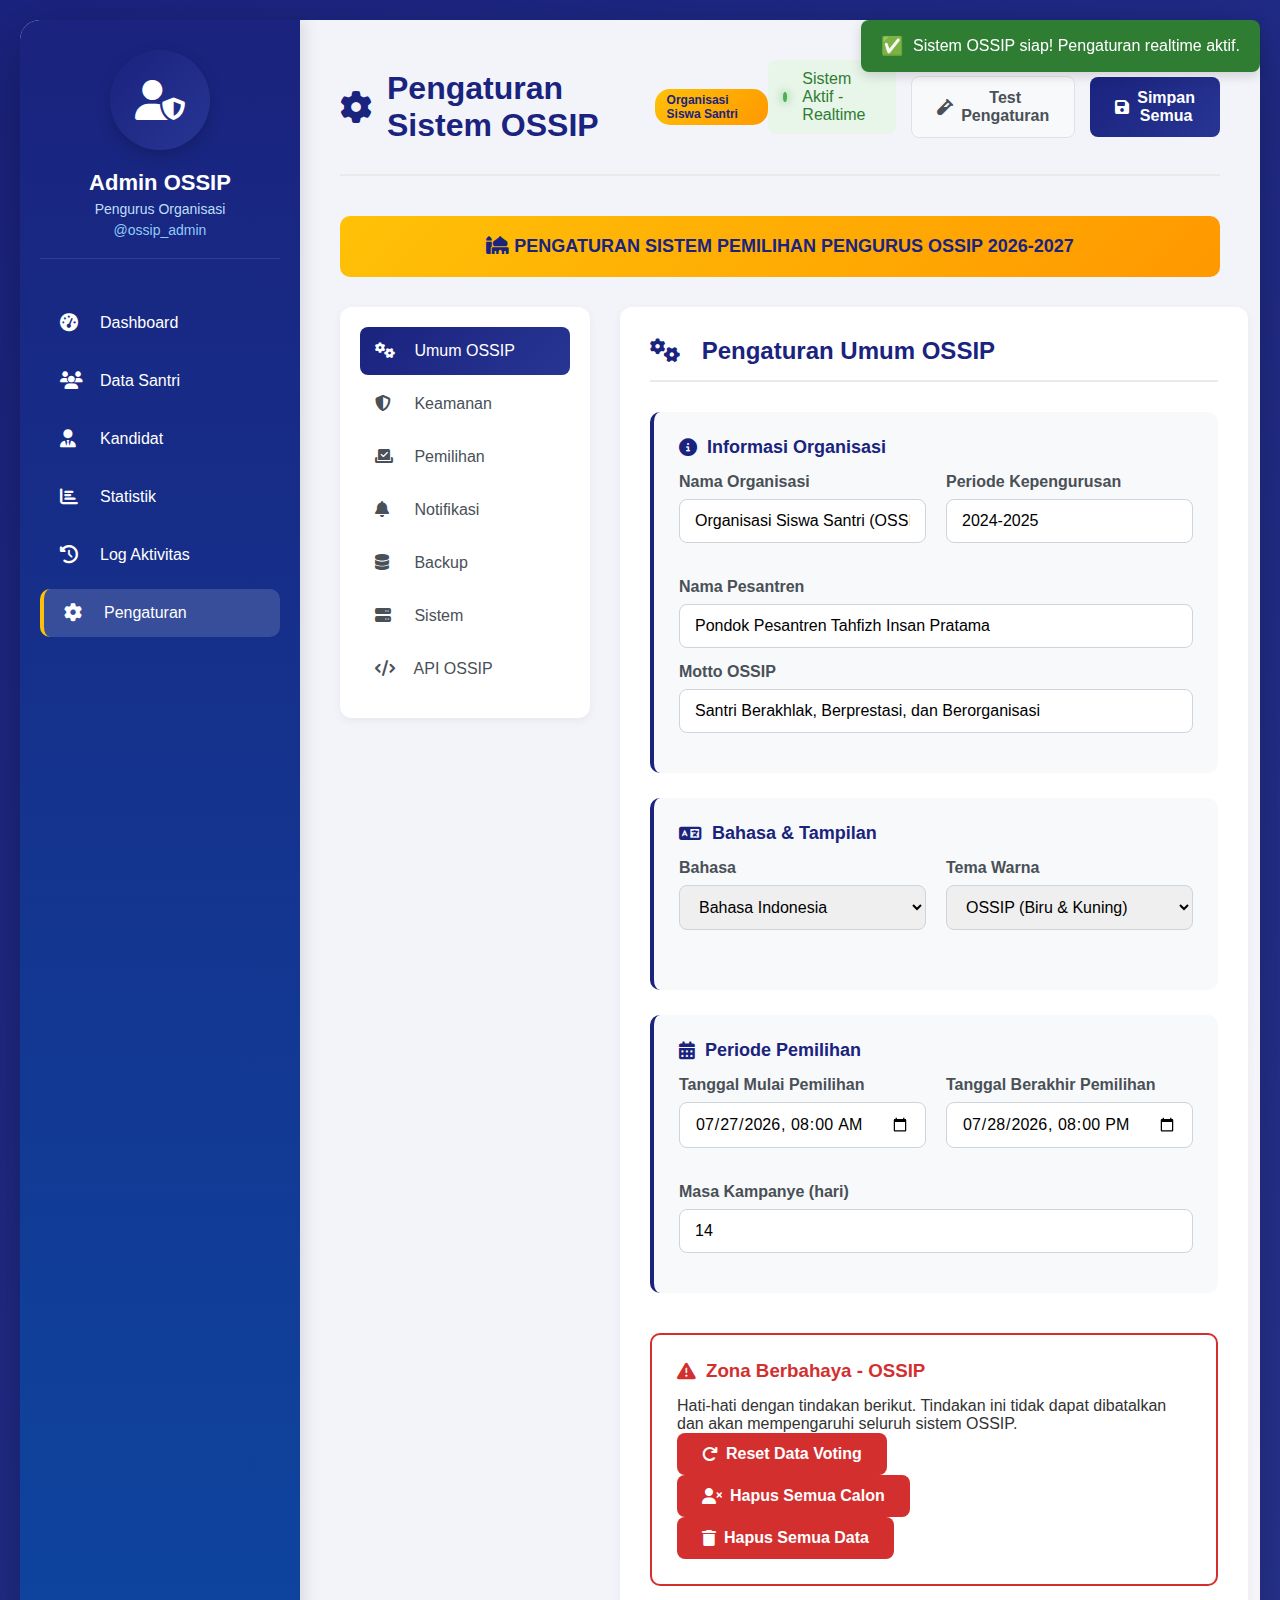
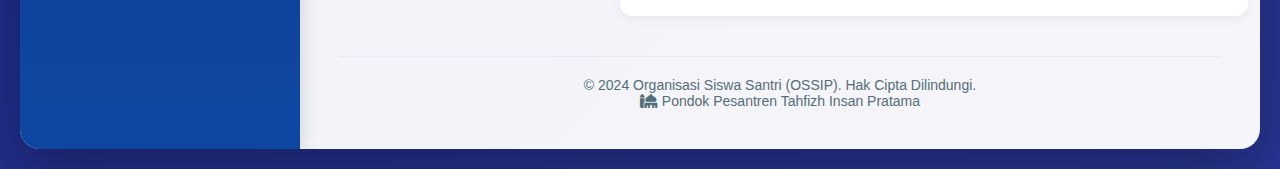
<file: admin-settings.html>
<!DOCTYPE html>
<html lang="id">
<head>
    <meta charset="UTF-8">
    <meta name="viewport" content="width=device-width, initial-scale=1.0">
    <title>Admin OSSIP - Pengaturan Sistem</title>
    <link rel="stylesheet" href="https://cdnjs.cloudflare.com/ajax/libs/font-awesome/6.4.0/css/all.min.css">
    <style>
        * {
            margin: 0;
            padding: 0;
            box-sizing: border-box;
            font-family: 'Segoe UI', Tahoma, Geneva, Verdana, sans-serif;
        }

        body {
            background: linear-gradient(135deg, #1a237e 0%, #283593 100%);
            min-height: 100vh;
            color: #333;
        }

        .admin-dashboard-container {
            display: flex;
            min-height: 100vh;
            background: rgba(255, 255, 255, 0.95);
            border-radius: 20px;
            margin: 20px;
            box-shadow: 0 20px 60px rgba(0, 0, 0, 0.3);
            overflow: hidden;
        }

        .admin-sidebar {
            width: 280px;
            background: linear-gradient(180deg, #1a237e 0%, #0d47a1 100%);
            color: white;
            padding: 30px 20px;
            box-shadow: 5px 0 15px rgba(0, 0, 0, 0.1);
        }

        .admin-profile {
            text-align: center;
            margin-bottom: 40px;
            padding-bottom: 20px;
            border-bottom: 1px solid rgba(255, 255, 255, 0.1);
        }

        .profile-avatar {
            width: 100px;
            height: 100px;
            background: linear-gradient(135deg, #1a237e 0%, #283593 100%);
            border-radius: 50%;
            display: flex;
            align-items: center;
            justify-content: center;
            margin: 0 auto 20px;
            font-size: 40px;
            box-shadow: 0 5px 15px rgba(0, 0, 0, 0.2);
        }

        .admin-profile h3 {
            font-size: 22px;
            margin-bottom: 5px;
        }

        .admin-role {
            color: #bbdefb;
            font-size: 14px;
            margin-bottom: 5px;
        }

        .admin-username {
            color: #90caf9;
            font-size: 14px;
        }

        .admin-menu ul {
            list-style: none;
        }

        .admin-menu li {
            margin-bottom: 10px;
            border-radius: 10px;
            overflow: hidden;
            transition: all 0.3s ease;
        }

        .admin-menu li:hover {
            background: rgba(255, 255, 255, 0.1);
            transform: translateX(5px);
        }

        .admin-menu li.active {
            background: rgba(255, 255, 255, 0.15);
            border-left: 4px solid #ffc107;
        }

        .admin-menu a {
            display: flex;
            align-items: center;
            padding: 15px 20px;
            color: white;
            text-decoration: none;
            font-size: 16px;
        }

        .admin-menu i {
            width: 25px;
            margin-right: 15px;
            font-size: 18px;
        }

        .admin-main-content {
            flex: 1;
            padding: 40px;
            overflow-y: auto;
        }

        .page-header {
            display: flex;
            justify-content: space-between;
            align-items: center;
            margin-bottom: 40px;
            padding-bottom: 20px;
            border-bottom: 2px solid #eaeaea;
        }

        .page-header h1 {
            font-size: 32px;
            color: #1a237e;
            display: flex;
            align-items: center;
        }

        .page-header h1 i {
            margin-right: 15px;
            color: #1a237e;
        }

        .header-actions {
            display: flex;
            align-items: center;
            gap: 15px;
        }

        .btn-primary, .btn-secondary, .btn-danger, .btn-success, .btn-warning {
            padding: 12px 25px;
            border: none;
            border-radius: 8px;
            font-size: 16px;
            font-weight: 600;
            cursor: pointer;
            display: flex;
            align-items: center;
            transition: all 0.3s ease;
        }

        .btn-primary {
            background: linear-gradient(135deg, #1a237e 0%, #283593 100%);
            color: white;
        }

        .btn-secondary {
            background: #f8f9fa;
            color: #495057;
            border: 1px solid #dee2e6;
        }

        .btn-danger {
            background: #d32f2f;
            color: white;
        }

        .btn-success {
            background: #2e7d32;
            color: white;
        }

        .btn-warning {
            background: #ff9800;
            color: white;
        }

        .btn-primary:hover {
            transform: translateY(-2px);
            box-shadow: 0 7px 20px rgba(26, 35, 126, 0.4);
        }

        .btn-secondary:hover {
            background: #e9ecef;
        }

        .btn-danger:hover {
            background: #b71c1c;
        }

        .btn-success:hover {
            background: #1b5e20;
        }

        .btn-warning:hover {
            background: #f57c00;
        }

        .btn-primary i, .btn-secondary i, .btn-danger i, .btn-success i, .btn-warning i {
            margin-right: 8px;
        }

        /* Settings Layout */
        .settings-container {
            display: grid;
            grid-template-columns: 250px 1fr;
            gap: 30px;
            margin-top: 30px;
        }
        
        .settings-sidebar {
            background: white;
            border-radius: 12px;
            padding: 20px;
            box-shadow: 0 3px 10px rgba(0, 0, 0, 0.05);
            height: fit-content;
        }
        
        .settings-nav {
            list-style: none;
        }
        
        .settings-nav li {
            margin-bottom: 5px;
        }
        
        .settings-nav a {
            display: block;
            padding: 15px;
            color: #495057;
            text-decoration: none;
            border-radius: 8px;
            transition: all 0.3s ease;
            font-weight: 500;
        }
        
        .settings-nav a:hover {
            background: #f8f9fa;
            color: #1a237e;
        }
        
        .settings-nav a.active {
            background: linear-gradient(135deg, #1a237e 0%, #283593 100%);
            color: white;
        }
        
        .settings-nav i {
            width: 25px;
            margin-right: 10px;
        }
        
        .settings-content {
            background: white;
            border-radius: 12px;
            padding: 30px;
            box-shadow: 0 3px 10px rgba(0, 0, 0, 0.05);
        }
        
        .settings-section {
            display: none;
        }
        
        .settings-section.active {
            display: block;
        }
        
        .settings-section h2 {
            font-size: 24px;
            color: #1a237e;
            margin-bottom: 30px;
            padding-bottom: 15px;
            border-bottom: 2px solid #eaeaea;
        }
        
        .settings-section h2 i {
            margin-right: 15px;
            color: #1a237e;
        }
        
        .form-row {
            display: grid;
            grid-template-columns: 1fr 1fr;
            gap: 20px;
            margin-bottom: 20px;
        }
        
        .settings-card {
            background: #f8f9fa;
            padding: 25px;
            border-radius: 10px;
            margin-bottom: 25px;
            border-left: 4px solid #1a237e;
        }
        
        .settings-card h3 {
            font-size: 18px;
            color: #1a237e;
            margin-bottom: 15px;
            display: flex;
            align-items: center;
        }
        
        .settings-card h3 i {
            margin-right: 10px;
            color: #1a237e;
        }
        
        .form-group {
            display: flex;
            flex-direction: column;
            margin-bottom: 15px;
        }
        
        .form-group label {
            margin-bottom: 8px;
            font-weight: 600;
            color: #495057;
        }
        
        .form-control {
            padding: 12px 15px;
            border: 1px solid #ced4da;
            border-radius: 8px;
            font-size: 16px;
            transition: all 0.3s ease;
        }
        
        .form-control:focus {
            outline: none;
            border-color: #1a237e;
            box-shadow: 0 0 0 3px rgba(26, 35, 126, 0.2);
        }
        
        .switch {
            position: relative;
            display: inline-block;
            width: 60px;
            height: 34px;
            margin-left: 10px;
        }
        
        .switch input {
            opacity: 0;
            width: 0;
            height: 0;
        }
        
        .slider {
            position: absolute;
            cursor: pointer;
            top: 0;
            left: 0;
            right: 0;
            bottom: 0;
            background-color: #ccc;
            transition: .4s;
            border-radius: 34px;
        }
        
        .slider:before {
            position: absolute;
            content: "";
            height: 26px;
            width: 26px;
            left: 4px;
            bottom: 4px;
            background-color: white;
            transition: .4s;
            border-radius: 50%;
        }
        
        input:checked + .slider {
            background-color: #2e7d32;
        }
        
        input:focus + .slider {
            box-shadow: 0 0 1px #2e7d32;
        }
        
        input:checked + .slider:before {
            transform: translateX(26px);
        }
        
        .checkbox-group {
            display: flex;
            flex-wrap: wrap;
            gap: 15px;
            margin-top: 10px;
        }
        
        .checkbox-item {
            display: flex;
            align-items: center;
        }
        
        .checkbox-item input {
            margin-right: 8px;
        }
        
        .password-toggle {
            position: absolute;
            right: 15px;
            top: 50%;
            transform: translateY(-50%);
            background: none;
            border: none;
            color: #90a4ae;
            cursor: pointer;
        }
        
        .password-input {
            position: relative;
        }
        
        .security-level {
            display: flex;
            align-items: center;
            margin-top: 10px;
            padding: 10px;
            border-radius: 6px;
            background: #f8f9fa;
        }
        
        .security-level.weak {
            border-left: 4px solid #d32f2f;
        }
        
        .security-level.medium {
            border-left: 4px solid #ff9800;
        }
        
        .security-level.strong {
            border-left: 4px solid #2e7d32;
        }
        
        .password-strength {
            flex: 1;
            height: 6px;
            background: #eaeaea;
            border-radius: 3px;
            overflow: hidden;
            margin: 0 10px;
        }
        
        .password-strength-fill {
            height: 100%;
            transition: width 0.3s ease;
        }
        
        .backup-list {
            list-style: none;
            max-height: 300px;
            overflow-y: auto;
        }
        
        .backup-item {
            display: flex;
            justify-content: space-between;
            align-items: center;
            padding: 15px;
            border-bottom: 1px solid #eaeaea;
        }
        
        .backup-item:last-child {
            border-bottom: none;
        }
        
        .backup-info {
            display: flex;
            align-items: center;
        }
        
        .backup-icon {
            width: 40px;
            height: 40px;
            border-radius: 50%;
            background: #1a237e;
            color: white;
            display: flex;
            align-items: center;
            justify-content: center;
            margin-right: 15px;
        }
        
        .backup-details h4 {
            margin-bottom: 5px;
            color: #1a237e;
        }
        
        .backup-details p {
            color: #546e7a;
            font-size: 14px;
        }
        
        .backup-actions {
            display: flex;
            gap: 10px;
        }
        
        .system-info-grid {
            display: grid;
            grid-template-columns: repeat(auto-fit, minmax(250px, 1fr));
            gap: 20px;
        }
        
        .system-info-item {
            background: #f8f9fa;
            padding: 20px;
            border-radius: 8px;
        }
        
        .system-info-label {
            font-size: 14px;
            color: #546e7a;
            margin-bottom: 5px;
        }
        
        .system-info-value {
            font-size: 18px;
            font-weight: 600;
            color: #1a237e;
            font-family: monospace;
        }
        
        .progress-bar {
            width: 100%;
            height: 10px;
            background: #eaeaea;
            border-radius: 5px;
            overflow: hidden;
            margin: 10px 0;
        }
        
        .progress-fill {
            height: 100%;
            background: linear-gradient(90deg, #1a237e 0%, #283593 100%);
            transition: width 0.5s ease;
        }
        
        .modal {
            display: none;
            position: fixed;
            top: 0;
            left: 0;
            width: 100%;
            height: 100%;
            background: rgba(0, 0, 0, 0.5);
            z-index: 1000;
            align-items: center;
            justify-content: center;
        }
        
        .modal-content {
            background: white;
            border-radius: 15px;
            width: 90%;
            max-width: 500px;
            padding: 30px;
            box-shadow: 0 20px 60px rgba(0, 0, 0, 0.3);
        }
        
        .modal-header {
            display: flex;
            justify-content: space-between;
            align-items: center;
            margin-bottom: 20px;
            padding-bottom: 15px;
            border-bottom: 1px solid #eaeaea;
        }
        
        .modal-title {
            font-size: 24px;
            color: #1a237e;
            display: flex;
            align-items: center;
        }
        
        .modal-title i {
            margin-right: 10px;
            color: #1a237e;
        }
        
        .close-modal {
            background: none;
            border: none;
            font-size: 28px;
            color: #90a4ae;
            cursor: pointer;
            transition: color 0.3s ease;
        }
        
        .close-modal:hover {
            color: #d32f2f;
        }
        
        .api-key {
            background: #f8f9fa;
            padding: 15px;
            border-radius: 8px;
            font-family: monospace;
            word-break: break-all;
            margin: 15px 0;
        }
        
        .danger-zone {
            border: 2px solid #d32f2f;
            border-radius: 10px;
            padding: 25px;
            margin-top: 40px;
        }
        
        .danger-zone h3 {
            color: #d32f2f;
            margin-bottom: 15px;
            display: flex;
            align-items: center;
        }
        
        .danger-zone h3 i {
            margin-right: 10px;
        }

        /* OSSIP Specific */
        .ossip-settings-banner {
            background: linear-gradient(135deg, #ffc107 0%, #ff9800 100%);
            color: #1a237e;
            padding: 20px;
            border-radius: 10px;
            margin: 20px 0;
            text-align: center;
            font-weight: bold;
            font-size: 18px;
        }
        
        .ossip-badge {
            background: linear-gradient(135deg, #ffc107 0%, #ff9800 100%);
            color: #1a237e;
            padding: 4px 12px;
            border-radius: 15px;
            font-size: 12px;
            font-weight: 600;
            display: inline-block;
            margin-left: 8px;
        }
        
        .real-time-indicator {
            display: flex;
            align-items: center;
            gap: 10px;
            padding: 10px 15px;
            background: #e8f5e9;
            border-radius: 8px;
            margin-bottom: 20px;
            animation: pulse 2s infinite;
        }
        
        .real-time-indicator.online {
            background: #e8f5e9;
            color: #2e7d32;
        }
        
        .real-time-indicator.offline {
            background: #ffebee;
            color: #d32f2f;
        }
        
        @keyframes pulse {
            0% { opacity: 1; }
            50% { opacity: 0.8; }
            100% { opacity: 1; }
        }
        
        .status-indicator {
            display: inline-block;
            width: 10px;
            height: 10px;
            border-radius: 50%;
            margin-right: 5px;
        }
        
        .status-indicator.online {
            background: #4caf50;
            box-shadow: 0 0 10px #4caf50;
        }
        
        .status-indicator.offline {
            background: #f44336;
        }
        
        /* Admin Footer */
        .admin-footer {
            margin-top: 40px;
            padding-top: 20px;
            border-top: 1px solid #eaeaea;
            text-align: center;
            color: #546e7a;
            font-size: 14px;
        }

        /* Responsive Design */
        @media (max-width: 1200px) {
            .admin-dashboard-container {
                flex-direction: column;
                margin: 10px;
            }
            
            .admin-sidebar {
                width: 100%;
                padding: 20px;
            }
            
            .admin-menu ul {
                display: flex;
                flex-wrap: wrap;
                gap: 10px;
            }
            
            .admin-menu li {
                flex: 1;
                min-width: 150px;
            }
            
            .settings-container {
                grid-template-columns: 1fr;
            }
            
            .form-row {
                grid-template-columns: 1fr;
            }
        }

        @media (max-width: 768px) {
            .admin-main-content {
                padding: 20px;
            }
            
            .page-header {
                flex-direction: column;
                align-items: flex-start;
                gap: 15px;
            }
            
            .header-actions {
                flex-direction: column;
                width: 100%;
            }
            
            .header-actions button {
                width: 100%;
                justify-content: center;
            }
        }
    </style>
</head>
<body>
    <div class="admin-dashboard-container">
        <!-- Sidebar -->
        <div class="admin-sidebar">
            <div class="admin-profile">
                <div class="profile-avatar">
                    <i class="fas fa-user-shield"></i>
                </div>
                <h3 id="adminName">Admin OSSIP</h3>
                <p class="admin-role" id="adminRole">Pengurus Organisasi</p>
                <p class="admin-username" id="adminUsername">@ossip_admin</p>
            </div>
            
            <nav class="admin-menu">
                <ul>
                    <li>
                        <a href="admin-dashboard.html">
                            <i class="fas fa-tachometer-alt"></i>
                            <span>Dashboard</span>
                        </a>
                    </li>
                    <li>
                        <a href="admin-voters.html">
                            <i class="fas fa-users"></i>
                            <span>Data Santri</span>
                        </a>
                    </li>
                    <li>
                        <a href="admin-candidates.html">
                            <i class="fas fa-user-tie"></i>
                            <span>Kandidat</span>
                        </a>
                    </li>
                    <li>
                        <a href="admin-statistics.html">
                            <i class="fas fa-chart-bar"></i>
                            <span>Statistik</span>
                        </a>
                    </li>
                    <li>
                        <a href="admin-logs.html">
                            <i class="fas fa-history"></i>
                            <span>Log Aktivitas</span>
                        </a>
                    </li>
                    <li class="active">
                        <a href="admin-settings.html">
                            <i class="fas fa-cog"></i>
                            <span>Pengaturan</span>
                        </a>
                    </li>
                </ul>
            </nav>
        </div>

        <!-- Main Content -->
        <div class="admin-main-content">
            <!-- Page Header -->
            <div class="page-header">
                <h1><i class="fas fa-cog"></i> Pengaturan Sistem OSSIP <span class="ossip-badge">Organisasi Siswa Santri</span></h1>
                <div class="header-actions">
                    <div class="real-time-indicator online" id="realTimeIndicator">
                        <span class="status-indicator online"></span>
                        <span id="connectionStatus">Sistem Aktif - Realtime</span>
                        <span id="lastUpdate"></span>
                    </div>
                    <button class="btn-secondary" onclick="testSettings()">
                        <i class="fas fa-vial"></i> Test Pengaturan
                    </button>
                    <button class="btn-primary" onclick="saveAllSettings()">
                        <i class="fas fa-save"></i> Simpan Semua
                    </button>
                </div>
            </div>

            <!-- OSSIP Banner -->
            <div class="ossip-settings-banner">
                <i class="fas fa-mosque"></i> PENGATURAN SISTEM PEMILIHAN PENGURUS OSSIP 2026-2027
            </div>

            <!-- Settings Navigation and Content -->
            <div class="settings-container">
                <!-- Settings Sidebar -->
                <div class="settings-sidebar">
                    <ul class="settings-nav" id="settingsNav">
                        <li><a href="#general" class="active" onclick="showSettingsSection('general')">
                            <i class="fas fa-cogs"></i> Umum OSSIP
                        </a></li>
                        <li><a href="#security" onclick="showSettingsSection('security')">
                            <i class="fas fa-shield-alt"></i> Keamanan
                        </a></li>
                        <li><a href="#voting" onclick="showSettingsSection('voting')">
                            <i class="fas fa-vote-yea"></i> Pemilihan
                        </a></li>
                        <li><a href="#notifications" onclick="showSettingsSection('notifications')">
                            <i class="fas fa-bell"></i> Notifikasi
                        </a></li>
                        <li><a href="#backup" onclick="showSettingsSection('backup')">
                            <i class="fas fa-database"></i> Backup
                        </a></li>
                        <li><a href="#system" onclick="showSettingsSection('system')">
                            <i class="fas fa-server"></i> Sistem
                        </a></li>
                        <li><a href="#api" onclick="showSettingsSection('api')">
                            <i class="fas fa-code"></i> API OSSIP
                        </a></li>
                    </ul>
                </div>

                <!-- Settings Content -->
                <div class="settings-content">
                    <!-- General Settings -->
                    <div id="generalSection" class="settings-section active">
                        <h2><i class="fas fa-cogs"></i> Pengaturan Umum OSSIP</h2>
                        
                        <div class="settings-card">
                            <h3><i class="fas fa-info-circle"></i> Informasi Organisasi</h3>
                            <div class="form-row">
                                <div class="form-group">
                                    <label for="orgName">Nama Organisasi</label>
                                    <input type="text" id="orgName" class="form-control" value="Organisasi Siswa Santri (OSSIP)">
                                </div>
                                <div class="form-group">
                                    <label for="orgPeriod">Periode Kepengurusan</label>
                                    <input type="text" id="orgPeriod" class="form-control" value="2024-2025">
                                </div>
                            </div>
                            <div class="form-group">
                                <label for="pesantrenName">Nama Pesantren</label>
                                <input type="text" id="pesantrenName" class="form-control" value="Pondok Pesantren Tahfizh Insan Pratama">
                            </div>
                            <div class="form-group">
                                <label for="orgMotto">Motto OSSIP</label>
                                <input type="text" id="orgMotto" class="form-control" value="Santri Berakhlak, Berprestasi, dan Berorganisasi">
                            </div>
                        </div>
                        
                        <div class="settings-card">
                            <h3><i class="fas fa-language"></i> Bahasa & Tampilan</h3>
                            <div class="form-row">
                                <div class="form-group">
                                    <label for="language">Bahasa</label>
                                    <select id="language" class="form-control">
                                        <option value="id">Bahasa Indonesia</option>
                                        <option value="ar">Bahasa Arab</option>
                                        <option value="en">English</option>
                                    </select>
                                </div>
                                <div class="form-group">
                                    <label for="theme">Tema Warna</label>
                                    <select id="theme" class="form-control">
                                        <option value="ossip">OSSIP (Biru & Kuning)</option>
                                        <option value="light">Terang</option>
                                        <option value="dark">Gelap</option>
                                        <option value="auto">Otomatis</option>
                                    </select>
                                </div>
                            </div>
                        </div>
                        
                        <div class="settings-card">
                            <h3><i class="fas fa-calendar-alt"></i> Periode Pemilihan</h3>
                            <div class="form-row">
                                <div class="form-group">
                                    <label for="electionStart">Tanggal Mulai Pemilihan</label>
                                    <input type="datetime-local" id="electionStart" class="form-control">
                                </div>
                                <div class="form-group">
                                    <label for="electionEnd">Tanggal Berakhir Pemilihan</label>
                                    <input type="datetime-local" id="electionEnd" class="form-control">
                                </div>
                            </div>
                            <div class="form-group">
                                <label for="campaignPeriod">Masa Kampanye (hari)</label>
                                <input type="number" id="campaignPeriod" class="form-control" value="14" min="7" max="30">
                            </div>
                        </div>
                    </div>

                    <!-- Security Settings -->
                    <div id="securitySection" class="settings-section">
                        <h2><i class="fas fa-shield-alt"></i> Pengaturan Keamanan OSSIP</h2>
                        
                        <div class="settings-card">
                            <h3><i class="fas fa-user-lock"></i> Autentikasi Santri</h3>
                            <div class="form-group">
                                <label>
                                    Login dengan NIS
                                    <label class="switch">
                                        <input type="checkbox" id="nisLogin" checked>
                                        <span class="slider"></span>
                                    </label>
                                </label>
                            </div>
                            <div class="form-group">
                                <label>
                                    Verifikasi dengan Password
                                    <label class="switch">
                                        <input type="checkbox" id="passwordLogin" checked>
                                        <span class="slider"></span>
                                    </label>
                                </label>
                            </div>
                            <div class="form-group">
                                <label>
                                    Batas Percobaan Login
                                    <input type="number" id="maxLoginAttempts" class="form-control" value="3" min="1" max="10" style="width: 100px; display: inline-block; margin-left: 10px;">
                                </label>
                            </div>
                            <div class="form-group">
                                <label>
                                    Kunci Akun Setelah
                                    <input type="number" id="lockoutDuration" class="form-control" value="60" min="15" max="180" style="width: 100px; display: inline-block; margin-left: 10px;">
                                    menit
                                </label>
                            </div>
                        </div>
                        
                        <div class="settings-card">
                            <h3><i class="fas fa-key"></i> Kebijakan Password Santri</h3>
                            <div class="form-group">
                                <label>
                                    Minimum Panjang Password
                                    <input type="number" id="minPasswordLength" class="form-control" value="6" min="4" max="12" style="width: 100px; display: inline-block; margin-left: 10px;">
                                    karakter
                                </label>
                            </div>
                            <div class="checkbox-group">
                                <div class="checkbox-item">
                                    <input type="checkbox" id="requireUppercase">
                                    <label for="requireUppercase">Harus mengandung huruf besar</label>
                                </div>
                                <div class="checkbox-item">
                                    <input type="checkbox" id="requireNumbers" checked>
                                    <label for="requireNumbers">Harus mengandung angka</label>
                                </div>
                            </div>
                        </div>
                        
                        <div class="settings-card">
                            <h3><i class="fas fa-lock"></i> Ganti Password Admin OSSIP</h3>
                            <div class="form-group password-input">
                                <label for="currentPassword">Password Saat Ini</label>
                                <input type="password" id="currentPassword" class="form-control">
                                <button type="button" class="password-toggle" onclick="togglePassword('currentPassword')">
                                    <i class="fas fa-eye"></i>
                                </button>
                            </div>
                            <div class="form-group password-input">
                                <label for="newPassword">Password Baru</label>
                                <input type="password" id="newPassword" class="form-control" oninput="checkPasswordStrength()">
                                <button type="button" class="password-toggle" onclick="togglePassword('newPassword')">
                                    <i class="fas fa-eye"></i>
                                </button>
                            </div>
                            <div class="security-level" id="passwordStrength">
                                <span>Kekuatan:</span>
                                <div class="password-strength">
                                    <div class="password-strength-fill" id="passwordStrengthFill"></div>
                                </div>
                                <span id="passwordStrengthText">Lemah</span>
                            </div>
                            <div class="form-group password-input">
                                <label for="confirmPassword">Konfirmasi Password Baru</label>
                                <input type="password" id="confirmPassword" class="form-control">
                                <button type="button" class="password-toggle" onclick="togglePassword('confirmPassword')">
                                    <i class="fas fa-eye"></i>
                                </button>
                            </div>
                            <button class="btn-primary" onclick="changeAdminPassword()">
                                <i class="fas fa-key"></i> Ganti Password Admin
                            </button>
                        </div>
                    </div>

                    <!-- Voting Settings -->
                    <div id="votingSection" class="settings-section">
                        <h2><i class="fas fa-vote-yea"></i> Pengaturan Pemilihan OSSIP</h2>
                        
                        <div class="settings-card">
                            <h3><i class="fas fa-clock"></i> Waktu Pemilihan</h3>
                            <div class="form-row">
                                <div class="form-group">
                                    <label for="votingStart">Mulai Voting</label>
                                    <input type="time" id="votingStart" class="form-control" value="08:00">
                                </div>
                                <div class="form-group">
                                    <label for="votingEnd">Akhir Voting</label>
                                    <input type="time" id="votingEnd" class="form-control" value="20:00">
                                </div>
                            </div>
                            <div class="form-group">
                                <label>
                                    Durasi Voting per Santri
                                    <input type="number" id="votingDuration" class="form-control" value="10" min="5" max="30" style="width: 100px; display: inline-block; margin-left: 10px;">
                                    menit
                                </label>
                            </div>
                        </div>
                        
                        <div class="settings-card">
                            <h3><i class="fas fa-chart-bar"></i> Aturan Pemilihan</h3>
                            <div class="form-group">
                                <label>
                                    <input type="checkbox" id="allowRevote" checked>
                                    Izinkan santri mengganti pilihan sebelum submit
                                </label>
                            </div>
                            <div class="form-group">
                                <label>
                                    <input type="checkbox" id="showLiveResults">
                                    Tampilkan hasil real-time setelah voting
                                </label>
                            </div>
                            <div class="form-group">
                                <label>
                                    <input type="checkbox" id="requireConfirmation" checked>
                                    Tampilkan konfirmasi sebelum submit
                                </label>
                            </div>
                            <div class="form-group">
                                <label>
                                    Sistem Voting
                                    <select id="votingSystem" class="form-control">
                                        <option value="one-vote">Satu Suara per Jabatan</option>
                                        <option value="multiple">Multiple Choice</option>
                                        <option value="ranking">Sistem Ranking</option>
                                    </select>
                                </label>
                            </div>
                        </div>
                        
                        <div class="settings-card">
                            <h3><i class="fas fa-users"></i> Kualifikasi Pemilih</h3>
                            <div class="form-group">
                                <label>
                                    Kelas Minimum
                                    <select id="minClass" class="form-control">
                                        <option value="1">Kelas 10</option>
                                        <option value="2">Kelas 11</option>
                                        <option value="3" selected>Kelas 12</option>
                                    </select>
                                </label>
                            </div>
                            <div class="form-group">
                                <label>
                                    Verifikasi Status Santri
                                    <label class="switch">
                                        <input type="checkbox" id="verifyStatus" checked>
                                        <span class="slider"></span>
                                    </label>
                                </label>
                            </div>
                            <div class="form-group">
                                <label>
                                    Blokir Alumni
                                    <label class="switch">
                                        <input type="checkbox" id="blockAlumni" checked>
                                        <span class="slider"></span>
                                    </label>
                                </label>
                            </div>
                        </div>
                    </div>

                    <!-- Backup & Restore -->
                    <div id="backupSection" class="settings-section">
                        <h2><i class="fas fa-database"></i> Backup & Restore Data OSSIP</h2>
                        
                        <div class="settings-card">
                            <h3><i class="fas fa-save"></i> Backup Otomatis</h3>
                            <div class="form-group">
                                <label>
                                    Frekuensi Backup
                                    <select id="backupFrequency" class="form-control">
                                        <option value="daily">Harian</option>
                                        <option value="weekly">Mingguan</option>
                                        <option value="monthly">Bulanan</option>
                                    </select>
                                </label>
                            </div>
                            <div class="form-group">
                                <label>
                                    <input type="checkbox" id="autoBackup" checked>
                                    Backup otomatis data santri dan voting
                                </label>
                            </div>
                            <div class="form-group">
                                <label>
                                    Simpan backup selama
                                    <input type="number" id="backupRetention" class="form-control" value="365" min="30" max="730" style="width: 100px; display: inline-block; margin-left: 10px;">
                                    hari
                                </label>
                            </div>
                            <button class="btn-primary" onclick="createBackup()">
                                <i class="fas fa-plus"></i> Buat Backup Sekarang
                            </button>
                        </div>
                        
                        <div class="settings-card">
                            <h3><i class="fas fa-history"></i> Backup Tersedia</h3>
                            <ul class="backup-list" id="backupList">
                                <!-- Backup items will be loaded here -->
                            </ul>
                        </div>
                        
                        <div class="settings-card">
                            <h3><i class="fas fa-cloud-upload-alt"></i> Restore Data</h3>
                            <div class="form-group">
                                <label for="backupFile">Upload File Backup OSSIP</label>
                                <input type="file" id="backupFile" class="form-control" accept=".json,.sql,.backup">
                            </div>
                            <button class="btn-primary" onclick="uploadBackup()">
                                <i class="fas fa-upload"></i> Upload & Restore
                            </button>
                        </div>
                    </div>

                    <!-- System Information -->
                    <div id="systemSection" class="settings-section">
                        <h2><i class="fas fa-server"></i> Informasi Sistem OSSIP</h2>
                        
                        <div class="settings-card">
                            <h3><i class="fas fa-info-circle"></i> Status Sistem OSSIP</h3>
                            <div class="system-info-grid">
                                <div class="system-info-item">
                                    <div class="system-info-label">Versi Sistem OSSIP</div>
                                    <div class="system-info-value" id="systemVersion">v3.0.0</div>
                                </div>
                                <div class="system-info-item">
                                    <div class="system-info-label">Uptime Sistem</div>
                                    <div class="system-info-value" id="systemUptime">Loading...</div>
                                </div>
                                <div class="system-info-item">
                                    <div class="system-info-label">Total Santri</div>
                                    <div class="system-info-value" id="totalStudents">0</div>
                                </div>
                                <div class="system-info-item">
                                    <div class="system-info-label">Total Calon</div>
                                    <div class="system-info-value" id="totalCandidates">0</div>
                                </div>
                            </div>
                        </div>
                        
                        <div class="settings-card">
                            <h3><i class="fas fa-chart-line"></i> Performa Sistem</h3>
                            <div class="form-group">
                                <label>CPU Usage</label>
                                <div class="progress-bar">
                                    <div class="progress-fill" id="cpuUsage" style="width: 35%"></div>
                                </div>
                                <div style="display: flex; justify-content: space-between; margin-top: 5px;">
                                    <span id="cpuPercent">35%</span>
                                    <span id="cpuStatus">Normal</span>
                                </div>
                            </div>
                            <div class="form-group">
                                <label>Memory Usage</label>
                                <div class="progress-bar">
                                    <div class="progress-fill" id="memoryUsage" style="width: 58%"></div>
                                </div>
                                <div style="display: flex; justify-content: space-between; margin-top: 5px;">
                                    <span id="memoryPercent">58%</span>
                                    <span id="memoryStatus">Normal</span>
                                </div>
                            </div>
                            <div class="form-group">
                                <label>Disk Usage</label>
                                <div class="progress-bar">
                                    <div class="progress-fill" id="diskUsage" style="width: 42%"></div>
                                </div>
                                <div style="display: flex; justify-content: space-between; margin-top: 5px;">
                                    <span id="diskPercent">42%</span>
                                    <span id="diskSpace">3.5 GB / 8 GB</span>
                                </div>
                            </div>
                        </div>
                        
                        <div class="settings-card">
                            <h3><i class="fas fa-tools"></i> Pemeliharaan Sistem</h3>
                            <div class="form-group">
                                <label>
                                    <input type="checkbox" id="maintenanceMode">
                                    Mode Pemeliharaan (Matikan Voting)
                                </label>
                                <small class="form-text text-muted">Sistem voting akan offline untuk semua santri kecuali admin</small>
                            </div>
                            <button class="btn-primary" onclick="clearSystemCache()">
                                <i class="fas fa-broom"></i> Bersihkan Cache
                            </button>
                            <button class="btn-secondary" onclick="optimizeDatabase()" style="margin-left: 10px;">
                                <i class="fas fa-database"></i> Optimalkan Database
                            </button>
                            <button class="btn-secondary" onclick="runSystemCheck()" style="margin-left: 10px;">
                                <i class="fas fa-check-circle"></i> Cek Sistem
                            </button>
                        </div>
                    </div>

                    <!-- API Settings -->
                    <div id="apiSection" class="settings-section">
                        <h2><i class="fas fa-code"></i> API Sistem OSSIP</h2>
                        
                        <div class="settings-card">
                            <h3><i class="fas fa-key"></i> API Keys</h3>
                            <div class="form-group">
                                <label>API Status</label>
                                <div class="form-check">
                                    <input class="form-check-input" type="checkbox" id="apiEnabled" checked>
                                    <label class="form-check-label" for="apiEnabled">API Aktif</label>
                                </div>
                            </div>
                            <div class="form-group">
                                <label for="apiBaseUrl">Base URL API</label>
                                <input type="text" id="apiBaseUrl" class="form-control" value="https://api.ossip.pesantren.com/v1">
                            </div>
                            <div class="form-group">
                                <label>Rate Limiting</label>
                                <input type="number" id="rateLimit" class="form-control" value="100" min="10" max="1000">
                                <small class="form-text text-muted">Request per menit</small>
                            </div>
                            <button class="btn-primary" onclick="generateApiKey()">
                                <i class="fas fa-plus"></i> Generate API Key Baru
                            </button>
                        </div>
                        
                        <div class="settings-card">
                            <h3><i class="fas fa-shield-alt"></i> API Security</h3>
                            <div class="form-group">
                                <label>
                                    <input type="checkbox" id="requireApiKey" checked>
                                    Wajib API Key untuk semua request
                                </label>
                            </div>
                            <div class="form-group">
                                <label>
                                    <input type="checkbox" id="corsEnabled" checked>
                                    Enable CORS
                                </label>
                            </div>
                            <div class="form-group">
                                <label for="allowedOrigins">Allowed Origins</label>
                                <textarea id="allowedOrigins" class="form-control" rows="3">https://ossip.pesantren.com
https://admin.ossip.pesantren.com
https://vote.ossip.pesantren.com</textarea>
                            </div>
                        </div>
                    </div>

                    <!-- Danger Zone -->
                    <div class="danger-zone">
                        <h3><i class="fas fa-exclamation-triangle"></i> Zona Berbahaya - OSSIP</h3>
                        <p>Hati-hati dengan tindakan berikut. Tindakan ini tidak dapat dibatalkan dan akan mempengaruhi seluruh sistem OSSIP.</p>
                        <button class="btn-danger" onclick="resetVotingData()" style="margin-right: 10px;">
                            <i class="fas fa-redo"></i> Reset Data Voting
                        </button>
                        <button class="btn-danger" onclick="deleteAllCandidates()" style="margin-right: 10px;">
                            <i class="fas fa-user-times"></i> Hapus Semua Calon
                        </button>
                        <button class="btn-danger" onclick="deleteAllData()">
                            <i class="fas fa-trash"></i> Hapus Semua Data
                        </button>
                    </div>
                </div>
            </div>

            <!-- Footer -->
            <div class="admin-footer">
                <p>&copy; 2024 Organisasi Siswa Santri (OSSIP). Hak Cipta Dilindungi.</p>
                <p><i class="fas fa-mosque"></i> Pondok Pesantren Tahfizh Insan Pratama</p>
            </div>
        </div>
    </div>

    <!-- Modal for API Key -->
    <div id="apiKeyModal" class="modal settings-modal">
        <div class="modal-content">
            <div class="modal-header">
                <h3 class="modal-title"><i class="fas fa-key"></i> API Key OSSIP Baru</h3>
                <button class="close-modal" onclick="closeApiKeyModal()">&times;</button>
            </div>
            <div class="modal-body">
                <p>API Key baru untuk sistem OSSIP telah dibuat. Simpan kunci ini di tempat yang aman karena tidak akan ditampilkan lagi.</p>
                <div class="api-key" id="newApiKey">ossip_sk_live_abc123xyz789def456</div>
                <p><strong>Peringatan OSSIP:</strong> Jangan bagikan kunci ini kepada siapapun di luar tim pengurus.</p>
                <div class="modal-actions">
                    <button class="btn-secondary" onclick="closeApiKeyModal()">Tutup</button>
                    <button class="btn-primary" onclick="copyApiKey()">
                        <i class="fas fa-copy"></i> Salin API Key
                    </button>
                </div>
            </div>
        </div>
    </div>

    <script>
        // OSSIP System Class
        class OSSIPSettingsSystem {
            constructor() {
                this.settings = this.loadSettings();
                this.systemInfo = {
                    uptime: Date.now(),
                    students: 0,
                    candidates: 0,
                    votes: 0
                };
                this.realtimeConnection = true;
                this.initializeSystem();
            }

            initializeSystem() {
                this.loadSystemData();
                this.startRealtimeUpdates();
                this.updateSystemInfo();
            }

            loadSettings() {
                const saved = localStorage.getItem('ossipSettings');
                const defaultSettings = {
                    general: {
                        orgName: 'Organisasi Siswa Santri (OSSIP)',
                        orgPeriod: '2024-2025',
                        pesantrenName: 'Pondok Pesantren Tahfizh Insan Pratama',
                        orgMotto: 'Santri Berakhlak, Berprestasi, dan Berorganisasi',
                        language: 'id',
                        theme: 'ossip'
                    },
                    security: {
                        nisLogin: true,
                        passwordLogin: true,
                        maxLoginAttempts: 3,
                        lockoutDuration: 60,
                        minPasswordLength: 6,
                        requireUppercase: false,
                        requireNumbers: true
                    },
                    voting: {
                        votingStart: '08:00',
                        votingEnd: '20:00',
                        votingDuration: 10,
                        allowRevote: true,
                        showLiveResults: false,
                        requireConfirmation: true,
                        votingSystem: 'one-vote',
                        minClass: '3',
                        verifyStatus: true,
                        blockAlumni: true
                    },
                    api: {
                        enabled: true,
                        baseUrl: 'https://api.ossip.pesantren.com/v1',
                        rateLimit: 100,
                        requireApiKey: true,
                        corsEnabled: true,
                        allowedOrigins: 'https://ossip.pesantren.com\nhttps://admin.ossip.pesantren.com\nhttps://vote.ossip.pesantren.com'
                    }
                };
                
                return saved ? JSON.parse(saved) : defaultSettings;
            }

            saveSettings() {
                const settings = {
                    general: {
                        orgName: document.getElementById('orgName').value,
                        orgPeriod: document.getElementById('orgPeriod').value,
                        pesantrenName: document.getElementById('pesantrenName').value,
                        orgMotto: document.getElementById('orgMotto').value,
                        language: document.getElementById('language').value,
                        theme: document.getElementById('theme').value
                    },
                    security: {
                        nisLogin: document.getElementById('nisLogin').checked,
                        passwordLogin: document.getElementById('passwordLogin').checked,
                        maxLoginAttempts: parseInt(document.getElementById('maxLoginAttempts').value),
                        lockoutDuration: parseInt(document.getElementById('lockoutDuration').value),
                        minPasswordLength: parseInt(document.getElementById('minPasswordLength').value),
                        requireUppercase: document.getElementById('requireUppercase').checked,
                        requireNumbers: document.getElementById('requireNumbers').checked
                    },
                    voting: {
                        votingStart: document.getElementById('votingStart').value,
                        votingEnd: document.getElementById('votingEnd').value,
                        votingDuration: parseInt(document.getElementById('votingDuration').value),
                        allowRevote: document.getElementById('allowRevote').checked,
                        showLiveResults: document.getElementById('showLiveResults').checked,
                        requireConfirmation: document.getElementById('requireConfirmation').checked,
                        votingSystem: document.getElementById('votingSystem').value,
                        minClass: document.getElementById('minClass').value,
                        verifyStatus: document.getElementById('verifyStatus').checked,
                        blockAlumni: document.getElementById('blockAlumni').checked
                    },
                    api: {
                        enabled: document.getElementById('apiEnabled').checked,
                        baseUrl: document.getElementById('apiBaseUrl').value,
                        rateLimit: parseInt(document.getElementById('rateLimit').value),
                        requireApiKey: document.getElementById('requireApiKey').checked,
                        corsEnabled: document.getElementById('corsEnabled').checked,
                        allowedOrigins: document.getElementById('allowedOrigins').value
                    }
                };
                
                localStorage.setItem('ossipSettings', JSON.stringify(settings));
                this.settings = settings;
                this.broadcastSettingsUpdate();
                return settings;
            }

            broadcastSettingsUpdate() {
                // Simulasi broadcast ke semua pengguna terhubung
                const event = new CustomEvent('ossipSettingsUpdated', {
                    detail: this.settings
                });
                window.dispatchEvent(event);
            }

            loadSystemData() {
                // Load data from localStorage atau API
                const students = JSON.parse(localStorage.getItem('ossipStudents') || '[]');
                const candidates = JSON.parse(localStorage.getItem('ossipCandidates') || '[]');
                
                this.systemInfo.students = students.length;
                this.systemInfo.candidates = candidates.length;
                this.systemInfo.votes = parseInt(localStorage.getItem('ossipTotalVotes') || '0');
            }

            startRealtimeUpdates() {
                // Update connection status every 5 seconds
                setInterval(() => {
                    this.updateConnectionStatus();
                    this.updateSystemPerformance();
                    this.updateLastUpdateTime();
                }, 5000);
                
                // Update system info every 30 seconds
                setInterval(() => {
                    this.loadSystemData();
                    this.updateSystemInfo();
                }, 30000);
            }

            updateConnectionStatus() {
                const indicator = document.getElementById('realTimeIndicator');
                const status = document.getElementById('connectionStatus');
                
                // Simulate connection status (in real app, this would check actual connection)
                this.realtimeConnection = Math.random() > 0.1; // 90% connection success
                
                if (this.realtimeConnection) {
                    indicator.className = 'real-time-indicator online';
                    status.textContent = 'Sistem Aktif - Realtime';
                } else {
                    indicator.className = 'real-time-indicator offline';
                    status.textContent = 'Sistem Offline - Manual Mode';
                }
            }

            updateSystemPerformance() {
                // Simulate system performance metrics
                const cpu = 20 + Math.random() * 30;
                const memory = 40 + Math.random() * 30;
                const disk = 30 + Math.random() * 25;
                
                document.getElementById('cpuUsage').style.width = `${cpu}%`;
                document.getElementById('cpuPercent').textContent = `${cpu.toFixed(1)}%`;
                document.getElementById('cpuStatus').textContent = cpu > 80 ? 'Tinggi' : cpu > 60 ? 'Sedang' : 'Normal';
                
                document.getElementById('memoryUsage').style.width = `${memory}%`;
                document.getElementById('memoryPercent').textContent = `${memory.toFixed(1)}%`;
                document.getElementById('memoryStatus').textContent = memory > 85 ? 'Tinggi' : memory > 70 ? 'Sedang' : 'Normal';
                
                document.getElementById('diskUsage').style.width = `${disk}%`;
                document.getElementById('diskPercent').textContent = `${disk.toFixed(1)}%`;
                document.getElementById('diskSpace').textContent = `${(disk * 0.08).toFixed(1)} GB / 8 GB`;
            }

            updateSystemInfo() {
                document.getElementById('totalStudents').textContent = this.systemInfo.students;
                document.getElementById('totalCandidates').textContent = this.systemInfo.candidates;
                
                // Update uptime
                const uptime = Date.now() - this.systemInfo.uptime;
                const days = Math.floor(uptime / (1000 * 60 * 60 * 24));
                const hours = Math.floor((uptime % (1000 * 60 * 60 * 24)) / (1000 * 60 * 60));
                document.getElementById('systemUptime').textContent = `${days} hari, ${hours} jam`;
            }

            updateLastUpdateTime() {
                const now = new Date();
                const timeString = now.toLocaleTimeString('id-ID');
                document.getElementById('lastUpdate').textContent = ` | Terakhir update: ${timeString}`;
            }

            async createBackup() {
                const backupData = {
                    timestamp: new Date().toISOString(),
                    settings: this.settings,
                    students: JSON.parse(localStorage.getItem('ossipStudents') || '[]'),
                    candidates: JSON.parse(localStorage.getItem('ossipCandidates') || '[]'),
                    votes: JSON.parse(localStorage.getItem('ossipVotes') || '[]'),
                    system: this.systemInfo
                };
                
                const backup = {
                    id: Date.now(),
                    name: `Backup OSSIP - ${new Date().toLocaleDateString('id-ID')}`,
                    date: new Date().toLocaleString('id-ID'),
                    size: (JSON.stringify(backupData).length / 1024 / 1024).toFixed(2) + ' MB',
                    data: backupData
                };
                
                // Save backup to localStorage
                const backups = JSON.parse(localStorage.getItem('ossipBackups') || '[]');
                backups.unshift(backup);
                localStorage.setItem('ossipBackups', JSON.stringify(backups));
                
                return backup;
            }

            loadBackups() {
                const backups = JSON.parse(localStorage.getItem('ossipBackups') || '[]');
                return backups;
            }

            async restoreBackup(backupId) {
                const backups = JSON.parse(localStorage.getItem('ossipBackups') || '[]');
                const backup = backups.find(b => b.id === backupId);
                
                if (backup) {
                    // Restore settings
                    this.settings = backup.data.settings;
                    localStorage.setItem('ossipSettings', JSON.stringify(this.settings));
                    
                    // Restore data
                    localStorage.setItem('ossipStudents', JSON.stringify(backup.data.students));
                    localStorage.setItem('ossipCandidates', JSON.stringify(backup.data.candidates));
                    localStorage.setItem('ossipVotes', JSON.stringify(backup.data.votes));
                    
                    // Update system info
                    this.systemInfo = backup.data.system;
                    
                    return true;
                }
                return false;
            }

            deleteBackup(backupId) {
                let backups = JSON.parse(localStorage.getItem('ossipBackups') || '[]');
                backups = backups.filter(b => b.id !== backupId);
                localStorage.setItem('ossipBackups', JSON.stringify(backups));
                return true;
            }

            async generateApiKey() {
                const apiKey = 'ossip_sk_live_' + 
                    Math.random().toString(36).substring(2, 15) + 
                    Math.random().toString(36).substring(2, 15);
                
                // Save API key
                const apiKeys = JSON.parse(localStorage.getItem('ossipApiKeys') || '[]');
                apiKeys.unshift({
                    key: apiKey,
                    created: new Date().toISOString(),
                    active: true
                });
                localStorage.setItem('ossipApiKeys', JSON.stringify(apiKeys));
                
                return apiKey;
            }

            resetVotingData() {
                localStorage.removeItem('ossipVotes');
                localStorage.setItem('ossipTotalVotes', '0');
                this.loadSystemData();
                return true;
            }

            deleteAllCandidates() {
                localStorage.removeItem('ossipCandidates');
                this.loadSystemData();
                return true;
            }

            deleteAllData() {
                localStorage.removeItem('ossipStudents');
                localStorage.removeItem('ossipCandidates');
                localStorage.removeItem('ossipVotes');
                localStorage.removeItem('ossipTotalVotes');
                this.loadSystemData();
                return true;
            }
        }

        // Initialize OSSIP System
        const ossipSystem = new OSSIPSettingsSystem();

        // UI Functions
        function showSettingsSection(sectionId) {
            // Update active nav item
            document.querySelectorAll('#settingsNav a').forEach(link => {
                link.classList.remove('active');
            });
            event.target.classList.add('active');
            
            // Hide all sections
            document.querySelectorAll('.settings-section').forEach(section => {
                section.classList.remove('active');
            });
            
            // Show selected section
            document.getElementById(`${sectionId}Section`).classList.add('active');
        }

        function togglePassword(inputId) {
            const input = document.getElementById(inputId);
            const toggleBtn = input.parentElement.querySelector('.password-toggle i');
            
            if (input.type === 'password') {
                input.type = 'text';
                toggleBtn.classList.remove('fa-eye');
                toggleBtn.classList.add('fa-eye-slash');
            } else {
                input.type = 'password';
                toggleBtn.classList.remove('fa-eye-slash');
                toggleBtn.classList.add('fa-eye');
            }
        }

        function checkPasswordStrength() {
            const password = document.getElementById('newPassword').value;
            let strength = 0;
            
            // Length check
            if (password.length >= 6) strength += 25;
            if (password.length >= 8) strength += 15;
            
            // Character variety check
            if (/[A-Z]/.test(password)) strength += 20;
            if (/[a-z]/.test(password)) strength += 20;
            if (/[0-9]/.test(password)) strength += 20;
            if (/[^A-Za-z0-9]/.test(password)) strength += 20;
            
            // Update strength bar
            const fill = document.getElementById('passwordStrengthFill');
            const text = document.getElementById('passwordStrengthText');
            const container = document.getElementById('passwordStrength');
            
            fill.style.width = `${Math.min(strength, 100)}%`;
            
            if (strength < 40) {
                fill.style.background = '#d32f2f';
                text.textContent = 'Lemah';
                container.className = 'security-level weak';
            } else if (strength < 70) {
                fill.style.background = '#ff9800';
                text.textContent = 'Cukup';
                container.className = 'security-level medium';
            } else {
                fill.style.background = '#2e7d32';
                text.textContent = 'Kuat';
                container.className = 'security-level strong';
            }
        }

        // Action Functions
        async function saveAllSettings() {
            try {
                const settings = ossipSystem.saveSettings();
                showNotification('Pengaturan OSSIP berhasil disimpan!', 'success');
                console.log('Settings saved:', settings);
            } catch (error) {
                showNotification('Gagal menyimpan pengaturan: ' + error.message, 'error');
            }
        }

        async function createBackup() {
            if (confirm('Buat backup data OSSIP sekarang?')) {
                try {
                    const backup = await ossipSystem.createBackup();
                    showNotification(`Backup berhasil dibuat: ${backup.name}`, 'success');
                    loadBackupList();
                } catch (error) {
                    showNotification('Gagal membuat backup: ' + error.message, 'error');
                }
            }
        }

        async function restoreBackup(backupId) {
            if (confirm(`Restore backup OSSIP? Semua data saat ini akan diganti.`)) {
                const confirmText = prompt('Ketik "RESTORE OSSIP" untuk konfirmasi:');
                if (confirmText === 'RESTORE OSSIP') {
                    try {
                        const success = await ossipSystem.restoreBackup(backupId);
                        if (success) {
                            showNotification('Restore OSSIP berhasil! Halaman akan direfresh.', 'success');
                            setTimeout(() => location.reload(), 2000);
                        } else {
                            showNotification('Backup tidak ditemukan', 'error');
                        }
                    } catch (error) {
                        showNotification('Gagal restore: ' + error.message, 'error');
                    }
                }
            }
        }

        function deleteBackup(backupId) {
            if (confirm(`Hapus backup OSSIP? Tindakan ini tidak dapat dibatalkan.`)) {
                try {
                    ossipSystem.deleteBackup(backupId);
                    showNotification('Backup OSSIP berhasil dihapus', 'success');
                    loadBackupList();
                } catch (error) {
                    showNotification('Gagal menghapus backup: ' + error.message, 'error');
                }
            }
        }

        async function generateApiKey() {
            try {
                const apiKey = await ossipSystem.generateApiKey();
                document.getElementById('newApiKey').textContent = apiKey;
                document.getElementById('apiKeyModal').style.display = 'flex';
            } catch (error) {
                showNotification('Gagal generate API Key: ' + error.message, 'error');
            }
        }

        function closeApiKeyModal() {
            document.getElementById('apiKeyModal').style.display = 'none';
        }

        function copyApiKey() {
            const apiKey = document.getElementById('newApiKey').textContent;
            navigator.clipboard.writeText(apiKey).then(() => {
                showNotification('API Key berhasil disalin ke clipboard!', 'success');
            });
        }

        function resetVotingData() {
            if (confirm('Reset semua data voting OSSIP? Suara yang sudah masuk akan dihapus.')) {
                const confirmText = prompt('Ketik "RESET VOTING OSSIP" untuk konfirmasi:');
                if (confirmText === 'RESET VOTING OSSIP') {
                    try {
                        ossipSystem.resetVotingData();
                        showNotification('Data voting OSSIP berhasil direset!', 'success');
                    } catch (error) {
                        showNotification('Gagal reset voting data: ' + error.message, 'error');
                    }
                }
            }
        }

        function deleteAllCandidates() {
            if (confirm('Hapus semua data calon pengurus OSSIP?')) {
                const confirmText = prompt('Ketik "DELETE CANDIDATES OSSIP" untuk konfirmasi:');
                if (confirmText === 'DELETE CANDIDATES OSSIP') {
                    try {
                        ossipSystem.deleteAllCandidates();
                        showNotification('Semua data calon OSSIP berhasil dihapus!', 'success');
                    } catch (error) {
                        showNotification('Gagal menghapus calon: ' + error.message, 'error');
                    }
                }
            }
        }

        function deleteAllData() {
            if (confirm('Hapus SEMUA data OSSIP? Termasuk semua santri, calon, dan hasil voting.')) {
                const confirmText = prompt('Ketik "DELETE ALL OSSIP" untuk konfirmasi:');
                if (confirmText === 'DELETE ALL OSSIP') {
                    try {
                        ossipSystem.deleteAllData();
                        showNotification('Semua data OSSIP berhasil dihapus!', 'success');
                        setTimeout(() => location.reload(), 2000);
                    } catch (error) {
                        showNotification('Gagal menghapus data: ' + error.message, 'error');
                    }
                }
            }
        }

        function testSettings() {
            showNotification('Menguji pengaturan OSSIP...', 'info');
            
            // Simulate testing
            setTimeout(() => {
                const results = {
                    database: Math.random() > 0.1,
                    api: Math.random() > 0.1,
                    voting: Math.random() > 0.1,
                    security: Math.random() > 0.1
                };
                
                let message = '✅ Hasil Test Pengaturan OSSIP:\n';
                message += results.database ? '✅ Database terhubung\n' : '❌ Database gagal\n';
                message += results.api ? '✅ API berfungsi\n' : '❌ API error\n';
                message += results.voting ? '✅ Sistem voting siap\n' : '❌ Voting bermasalah\n';
                message += results.security ? '✅ Keamanan aktif\n' : '❌ Keamanan lemah\n';
                
                alert(message);
            }, 2000);
        }

        function clearSystemCache() {
            if (confirm('Bersihkan cache sistem OSSIP?')) {
                showNotification('Cache OSSIP berhasil dibersihkan!', 'success');
            }
        }

        function optimizeDatabase() {
            if (confirm('Optimalkan database OSSIP?')) {
                showNotification('Optimasi database OSSIP dimulai...', 'info');
                setTimeout(() => {
                    showNotification('Database OSSIP berhasil dioptimalkan!', 'success');
                }, 3000);
            }
        }

        function runSystemCheck() {
            showNotification('Pemeriksaan sistem OSSIP dimulai...', 'info');
            setTimeout(() => {
                const checks = {
                    database: Math.random() > 0.1,
                    server: Math.random() > 0.05,
                    api: Math.random() > 0.1,
                    security: Math.random() > 0.1
                };
                
                let message = '✅ Semua sistem OSSIP berjalan normal\n';
                message += checks.database ? '✅ Database terhubung\n' : '❌ Database error\n';
                message += checks.server ? '✅ Server aktif\n' : '❌ Server down\n';
                message += checks.api ? '✅ API bekerja\n' : '❌ API error\n';
                message += checks.security ? '✅ Keamanan aktif' : '❌ Keamanan bermasalah';
                
                alert(message);
            }, 2000);
        }

        function uploadBackup() {
            const fileInput = document.getElementById('backupFile');
            if (!fileInput.files.length) {
                showNotification('Pilih file backup OSSIP terlebih dahulu', 'warning');
                return;
            }
            
            if (confirm('Upload dan restore dari file backup OSSIP ini?')) {
                showNotification('Upload dan restore OSSIP dimulai...', 'info');
                setTimeout(() => {
                    showNotification('Restore OSSIP berhasil!', 'success');
                    fileInput.value = '';
                }, 3000);
            }
        }

        function changeAdminPassword() {
            const current = document.getElementById('currentPassword').value;
            const newPass = document.getElementById('newPassword').value;
            const confirmPass = document.getElementById('confirmPassword').value;
            
            if (!current || !newPass || !confirmPass) {
                showNotification('Harap isi semua field password', 'warning');
                return;
            }
            
            if (newPass !== confirmPass) {
                showNotification('Password baru dan konfirmasi tidak cocok', 'error');
                return;
            }
            
            if (newPass.length < ossipSystem.settings.security.minPasswordLength) {
                showNotification(`Password minimal ${ossipSystem.settings.security.minPasswordLength} karakter`, 'warning');
                return;
            }
            
            if (ossipSystem.settings.security.requireUppercase && !/[A-Z]/.test(newPass)) {
                showNotification('Password harus mengandung huruf besar', 'warning');
                return;
            }
            
            if (ossipSystem.settings.security.requireNumbers && !/[0-9]/.test(newPass)) {
                showNotification('Password harus mengandung angka', 'warning');
                return;
            }
            
            if (confirm('Apakah Anda yakin ingin mengganti password admin OSSIP?')) {
                showNotification('Password admin OSSIP berhasil diubah!', 'success');
                document.getElementById('currentPassword').value = '';
                document.getElementById('newPassword').value = '';
                document.getElementById('confirmPassword').value = '';
            }
        }

        // Helper Functions
        function showNotification(message, type = 'info') {
            const colors = {
                success: '#2e7d32',
                error: '#d32f2f',
                warning: '#ff9800',
                info: '#1976d2'
            };
            
            // Create notification element
            const notification = document.createElement('div');
            notification.style.cssText = `
                position: fixed;
                top: 20px;
                right: 20px;
                padding: 15px 20px;
                background: ${colors[type]};
                color: white;
                border-radius: 8px;
                box-shadow: 0 4px 12px rgba(0,0,0,0.15);
                z-index: 9999;
                display: flex;
                align-items: center;
                gap: 10px;
                animation: slideIn 0.3s ease;
            `;
            
            const icon = type === 'success' ? '✅' : type === 'error' ? '❌' : type === 'warning' ? '⚠️' : 'ℹ️';
            notification.innerHTML = `
                <span style="font-size: 18px;">${icon}</span>
                <span>${message}</span>
            `;
            
            document.body.appendChild(notification);
            
            // Remove after 3 seconds
            setTimeout(() => {
                notification.style.animation = 'slideOut 0.3s ease';
                setTimeout(() => notification.remove(), 300);
            }, 3000);
        }

        function loadBackupList() {
            const backups = ossipSystem.loadBackups();
            const backupList = document.getElementById('backupList');
            
            if (backups.length === 0) {
                backupList.innerHTML = '<li style="padding: 20px; text-align: center; color: #666;">Belum ada backup</li>';
                return;
            }
            
            backupList.innerHTML = backups.map(backup => `
                <li class="backup-item">
                    <div class="backup-info">
                        <div class="backup-icon">
                            <i class="fas fa-database"></i>
                        </div>
                        <div class="backup-details">
                            <h4>${backup.name}</h4>
                            <p>${backup.size} • ${backup.date}</p>
                        </div>
                    </div>
                    <div class="backup-actions">
                        <button class="btn-action btn-edit" onclick="restoreBackup(${backup.id})">
                            <i class="fas fa-undo"></i> Restore
                        </button>
                        <button class="btn-action btn-delete" onclick="deleteBackup(${backup.id})">
                            <i class="fas fa-trash"></i>
                        </button>
                    </div>
                </li>
            `).join('');
        }

        // Initialize on page load
        document.addEventListener('DOMContentLoaded', function() {
            // Load settings into form
            const settings = ossipSystem.settings;
            
            // General settings
            document.getElementById('orgName').value = settings.general.orgName;
            document.getElementById('orgPeriod').value = settings.general.orgPeriod;
            document.getElementById('pesantrenName').value = settings.general.pesantrenName;
            document.getElementById('orgMotto').value = settings.general.orgMotto;
            document.getElementById('language').value = settings.general.language;
            document.getElementById('theme').value = settings.general.theme;
            
            // Security settings
            document.getElementById('nisLogin').checked = settings.security.nisLogin;
            document.getElementById('passwordLogin').checked = settings.security.passwordLogin;
            document.getElementById('maxLoginAttempts').value = settings.security.maxLoginAttempts;
            document.getElementById('lockoutDuration').value = settings.security.lockoutDuration;
            document.getElementById('minPasswordLength').value = settings.security.minPasswordLength;
            document.getElementById('requireUppercase').checked = settings.security.requireUppercase;
            document.getElementById('requireNumbers').checked = settings.security.requireNumbers;
            
            // Voting settings
            document.getElementById('votingStart').value = settings.voting.votingStart;
            document.getElementById('votingEnd').value = settings.voting.votingEnd;
            document.getElementById('votingDuration').value = settings.voting.votingDuration;
            document.getElementById('allowRevote').checked = settings.voting.allowRevote;
            document.getElementById('showLiveResults').checked = settings.voting.showLiveResults;
            document.getElementById('requireConfirmation').checked = settings.voting.requireConfirmation;
            document.getElementById('votingSystem').value = settings.voting.votingSystem;
            document.getElementById('minClass').value = settings.voting.minClass;
            document.getElementById('verifyStatus').checked = settings.voting.verifyStatus;
            document.getElementById('blockAlumni').checked = settings.voting.blockAlumni;
            
            // API settings
            document.getElementById('apiEnabled').checked = settings.api.enabled;
            document.getElementById('apiBaseUrl').value = settings.api.baseUrl;
            document.getElementById('rateLimit').value = settings.api.rateLimit;
            document.getElementById('requireApiKey').checked = settings.api.requireApiKey;
            document.getElementById('corsEnabled').checked = settings.api.corsEnabled;
            document.getElementById('allowedOrigins').value = settings.api.allowedOrigins;
            
            // Set default election dates
            const now = new Date();
            const electionStart = new Date(now);
            electionStart.setDate(electionStart.getDate() + 1);
            electionStart.setHours(8, 0, 0, 0);
            
            const electionEnd = new Date(electionStart);
            electionEnd.setDate(electionEnd.getDate() + 1);
            electionEnd.setHours(20, 0, 0, 0);
            
            document.getElementById('electionStart').value = electionStart.toISOString().slice(0, 16);
            document.getElementById('electionEnd').value = electionEnd.toISOString().slice(0, 16);
            
            // Load backup list
            loadBackupList();
            
            // Initial system update
            ossipSystem.updateSystemInfo();
            ossipSystem.updateSystemPerformance();
            
            // Close modal ketika klik di luar
            window.onclick = function(event) {
                const modal = document.getElementById('apiKeyModal');
                if (event.target === modal) {
                    closeApiKeyModal();
                }
            };
            
            // Add CSS for animations
            const style = document.createElement('style');
            style.textContent = `
                @keyframes slideIn {
                    from { transform: translateX(100%); opacity: 0; }
                    to { transform: translateX(0); opacity: 1; }
                }
                @keyframes slideOut {
                    from { transform: translateX(0); opacity: 1; }
                    to { transform: translateX(100%); opacity: 0; }
                }
            `;
            document.head.appendChild(style);
            
            showNotification('Sistem OSSIP siap! Pengaturan realtime aktif.', 'success');
        });

        // Listen for settings updates from other tabs/pages
        window.addEventListener('storage', function(event) {
            if (event.key === 'ossipSettings') {
                showNotification('Pengaturan diperbarui dari sesi lain', 'info');
                location.reload();
            }
        });

        // Listen for custom events
        window.addEventListener('ossipSettingsUpdated', function(event) {
            console.log('Settings updated:', event.detail);
            showNotification('Pengaturan diperbarui secara realtime', 'info');
        });
    </script>
</body>
</html>
</file>
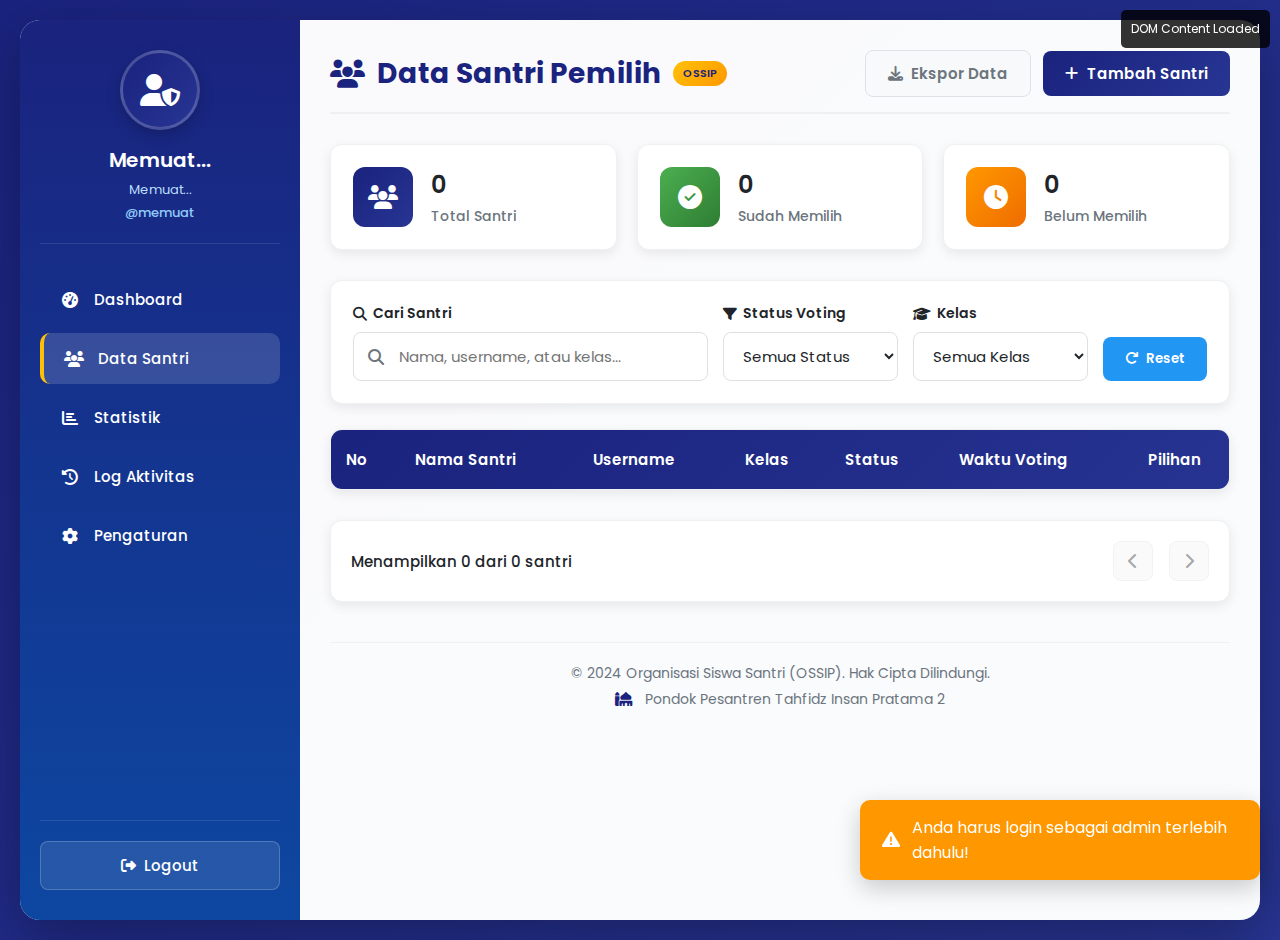
<file: admin-voters.html>
<!DOCTYPE html>
    <html lang="id">
    <head>
        <meta charset="UTF-8">
        <meta name="viewport" content="width=device-width, initial-scale=1.0">
        <title>Admin OSSIP - Data Santri</title>
        <link rel="stylesheet" href="https://cdnjs.cloudflare.com/ajax/libs/font-awesome/6.4.0/css/all.min.css">
        <link href="https://fonts.googleapis.com/css2?family=Poppins:wght@300;400;500;600;700&display=swap" rel="stylesheet">
        <style>
            /* ===== RESET & BASE STYLES ===== */
            * {
                margin: 0;
                padding: 0;
                box-sizing: border-box;
                font-family: 'Poppins', sans-serif;
            }

            :root {
                --primary-color: #1a237e;
                --secondary-color: #283593;
                --success-color: #4CAF50;
                --danger-color: #f44336;
                --warning-color: #ff9800;
                --info-color: #2196f3;
                --light-color: #f8f9fa;
                --dark-color: #212529;
                --gray-color: #6c757d;
            }

            body {
                background: linear-gradient(135deg, var(--primary-color) 0%, var(--secondary-color) 100%);
                min-height: 100vh;
                color: var(--dark-color);
            }

            /* ===== ADMIN DASHBOARD LAYOUT ===== */
            .admin-dashboard-container {
                display: flex;
                min-height: 100vh;
                background: rgba(255, 255, 255, 0.98);
                border-radius: 20px;
                margin: 20px;
                box-shadow: 0 20px 60px rgba(0, 0, 0, 0.3);
                overflow: hidden;
            }

            /* ===== SIDEBAR ===== */
            .admin-sidebar {
                width: 280px;
                background: linear-gradient(180deg, var(--primary-color) 0%, #0d47a1 100%);
                color: white;
                padding: 30px 20px;
                display: flex;
                flex-direction: column;
            }

            .admin-profile {
                text-align: center;
                margin-bottom: 30px;
                padding-bottom: 20px;
                border-bottom: 1px solid rgba(255, 255, 255, 0.1);
            }

            .profile-avatar {
                width: 80px;
                height: 80px;
                background: linear-gradient(135deg, var(--primary-color) 0%, var(--secondary-color) 100%);
                border-radius: 50%;
                display: flex;
                align-items: center;
                justify-content: center;
                margin: 0 auto 15px;
                font-size: 32px;
                box-shadow: 0 5px 15px rgba(0, 0, 0, 0.2);
                border: 3px solid rgba(255, 255, 255, 0.2);
            }

            .admin-profile h3 {
                font-size: 20px;
                margin-bottom: 5px;
                font-weight: 600;
            }

            .admin-role {
                color: #bbdefb;
                font-size: 13px;
                margin-bottom: 3px;
            }

            .admin-username {
                color: #90caf9;
                font-size: 13px;
                font-weight: 500;
            }

            .admin-menu {
                flex: 1;
                margin-bottom: 20px;
            }

            .admin-menu ul {
                list-style: none;
            }

            .admin-menu li {
                margin-bottom: 8px;
                border-radius: 10px;
                overflow: hidden;
                transition: all 0.3s ease;
            }

            .admin-menu li:hover {
                background: rgba(255, 255, 255, 0.1);
                transform: translateX(5px);
            }

            .admin-menu li.active {
                background: rgba(255, 255, 255, 0.15);
                border-left: 4px solid #ffc107;
            }

            .admin-menu a {
                display: flex;
                align-items: center;
                padding: 14px 18px;
                color: white;
                text-decoration: none;
                font-size: 15px;
                font-weight: 500;
            }

            .admin-menu i {
                width: 24px;
                margin-right: 12px;
                font-size: 16px;
                text-align: center;
            }

            .logout-section {
                margin-top: auto;
                padding-top: 20px;
                border-top: 1px solid rgba(255, 255, 255, 0.1);
            }

            .btn-logout {
                width: 100%;
                padding: 12px;
                background: rgba(255, 255, 255, 0.1);
                color: white;
                border: 1px solid rgba(255, 255, 255, 0.2);
                border-radius: 8px;
                cursor: pointer;
                font-size: 15px;
                font-weight: 500;
                display: flex;
                align-items: center;
                justify-content: center;
                gap: 8px;
                transition: all 0.3s ease;
            }

            .btn-logout:hover {
                background: rgba(255, 255, 255, 0.2);
                transform: translateY(-2px);
            }

            /* ===== MAIN CONTENT ===== */
            .admin-main-content {
                flex: 1;
                padding: 30px;
                overflow-y: auto;
            }

            .page-header {
                display: flex;
                justify-content: space-between;
                align-items: center;
                margin-bottom: 30px;
                padding-bottom: 15px;
                border-bottom: 2px solid #f0f0f0;
            }

            .page-header h1 {
                font-size: 28px;
                color: var(--primary-color);
                display: flex;
                align-items: center;
                gap: 12px;
            }

            .header-actions {
                display: flex;
                align-items: center;
                gap: 12px;
            }

            /* ===== BUTTONS ===== */
            .btn-primary, .btn-secondary, .btn-danger {
                padding: 11px 22px;
                border: none;
                border-radius: 8px;
                font-size: 15px;
                font-weight: 600;
                cursor: pointer;
                display: flex;
                align-items: center;
                gap: 8px;
                transition: all 0.3s ease;
            }

            .btn-primary {
                background: linear-gradient(135deg, var(--primary-color) 0%, var(--secondary-color) 100%);
                color: white;
            }

            .btn-secondary {
                background: var(--light-color);
                color: var(--gray-color);
                border: 1px solid #dee2e6;
            }

            .btn-danger {
                background: var(--danger-color);
                color: white;
            }

            .btn-primary:hover {
                transform: translateY(-2px);
                box-shadow: 0 7px 20px rgba(26, 35, 126, 0.3);
            }

            .btn-secondary:hover {
                background: #e9ecef;
            }

            .btn-danger:hover {
                background: #c62828;
                transform: translateY(-2px);
            }

            /* ===== SUMMARY CARDS ===== */
            .summary-cards {
                display: grid;
                grid-template-columns: repeat(auto-fit, minmax(220px, 1fr));
                gap: 20px;
                margin-bottom: 30px;
            }

            .summary-card {
                background: white;
                padding: 22px;
                border-radius: 12px;
                box-shadow: 0 4px 12px rgba(0, 0, 0, 0.08);
                display: flex;
                align-items: center;
                transition: all 0.3s ease;
                border: 1px solid #f0f0f0;
            }

            .summary-card:hover {
                transform: translateY(-5px);
                box-shadow: 0 8px 25px rgba(0, 0, 0, 0.12);
            }

            .card-icon {
                width: 60px;
                height: 60px;
                border-radius: 12px;
                display: flex;
                align-items: center;
                justify-content: center;
                margin-right: 18px;
                font-size: 24px;
                color: white;
            }

            .card-icon.total {
                background: linear-gradient(135deg, var(--primary-color) 0%, var(--secondary-color) 100%);
            }

            .card-icon.voted {
                background: linear-gradient(135deg, var(--success-color) 0%, #2e7d32 100%);
            }

            .card-icon.not-voted {
                background: linear-gradient(135deg, var(--warning-color) 0%, #ef6c00 100%);
            }

            .card-content h3 {
                font-size: 24px;
                margin-bottom: 4px;
                color: var(--dark-color);
                font-weight: 600;
            }

            .card-content p {
                color: var(--gray-color);
                font-size: 14px;
                font-weight: 500;
            }

            /* ===== SEARCH & FILTER ===== */
            .search-filter-section {
                background: white;
                padding: 22px;
                border-radius: 12px;
                box-shadow: 0 4px 12px rgba(0, 0, 0, 0.08);
                margin-bottom: 25px;
                border: 1px solid #f0f0f0;
            }

            .search-filter-grid {
                display: grid;
                grid-template-columns: 1fr 1fr 1fr auto;
                gap: 15px;
                align-items: end;
            }

            .form-group {
                display: flex;
                flex-direction: column;
            }

            .form-group label {
                margin-bottom: 8px;
                font-weight: 600;
                color: var(--dark-color);
                font-size: 14px;
                display: flex;
                align-items: center;
                gap: 6px;
            }

            .form-control {
                padding: 12px 15px;
                border: 1px solid #e0e0e0;
                border-radius: 8px;
                font-size: 15px;
                transition: all 0.3s ease;
                background: white;
                color: var(--dark-color);
            }

            .form-control:focus {
                outline: none;
                border-color: var(--primary-color);
                box-shadow: 0 0 0 3px rgba(26, 35, 126, 0.1);
            }

            .btn-filter {
                padding: 12px 22px;
                background: var(--info-color);
                color: white;
                border: none;
                border-radius: 8px;
                font-weight: 600;
                cursor: pointer;
                display: flex;
                align-items: center;
                gap: 8px;
                transition: all 0.3s ease;
            }

            .btn-filter:hover {
                background: #0d47a1;
                transform: translateY(-2px);
            }

            .search-box {
                position: relative;
            }

            .search-box i {
                position: absolute;
                left: 15px;
                top: 50%;
                transform: translateY(-50%);
                color: var(--gray-color);
            }

            .search-box input {
                padding-left: 45px;
            }

            /* ===== TABLE STYLES ===== */
            .voters-table-container {
                background: white;
                border-radius: 12px;
                overflow: hidden;
                box-shadow: 0 4px 12px rgba(0, 0, 0, 0.08);
                margin-bottom: 25px;
                border: 1px solid #f0f0f0;
            }

            .table-responsive {
                overflow-x: auto;
            }

            .voters-table {
                width: 100%;
                border-collapse: collapse;
                min-width: 1000px;
            }

            .voters-table thead {
                background: linear-gradient(135deg, var(--primary-color) 0%, var(--secondary-color) 100%);
                color: white;
            }

            .voters-table th {
                padding: 18px 15px;
                text-align: left;
                font-weight: 600;
                font-size: 15px;
                white-space: nowrap;
            }

            .voters-table tbody tr {
                border-bottom: 1px solid #f0f0f0;
                transition: all 0.2s ease;
            }

            .voters-table tbody tr:hover {
                background: #f8f9fa;
            }

            .voters-table td {
                padding: 16px 15px;
                color: var(--dark-color);
                font-size: 14px;
            }

            /* ===== STATUS BADGES ===== */
            .status-badge {
                padding: 6px 12px;
                border-radius: 20px;
                font-size: 13px;
                font-weight: 600;
                display: inline-block;
                white-space: nowrap;
            }

            .status-voted {
                background: #e8f5e9;
                color: #2e7d32;
            }

            .status-not-voted {
                background: #fff3e0;
                color: #ef6c00;
            }

            /* ===== ACTION BUTTONS ===== */
            .action-buttons {
                display: flex;
                gap: 8px;
            }

            .btn-action {
                padding: 7px 12px;
                border: none;
                border-radius: 6px;
                cursor: pointer;
                font-size: 13px;
                display: flex;
                align-items: center;
                gap: 5px;
                transition: all 0.2s ease;
                font-weight: 500;
            }

            .btn-edit {
                background: #f8f9fa;
                color: var(--gray-color);
                border: 1px solid #dee2e6;
            }

            .btn-edit:hover {
                background: #e9ecef;
                transform: translateY(-2px);
            }

            .btn-delete {
                background: #ffebee;
                color: var(--danger-color);
                border: 1px solid #ffcdd2;
            }

            .btn-delete:hover {
                background: #ffcdd2;
                transform: translateY(-2px);
            }

            .btn-reset-vote {
                background: #e3f2fd;
                color: var(--info-color);
                border: 1px solid #bbdefb;
            }

            .btn-reset-vote:hover {
                background: #bbdefb;
                transform: translateY(-2px);
            }

            /* ===== PAGINATION ===== */
            .pagination-container {
                display: flex;
                justify-content: space-between;
                align-items: center;
                margin-top: 30px;
                padding: 20px;
                background: white;
                border-radius: 12px;
                box-shadow: 0 4px 12px rgba(0, 0, 0, 0.08);
                border: 1px solid #f0f0f0;
            }

            .pagination-info {
                color: var(--dark-color);
                font-size: 15px;
                font-weight: 500;
                display: flex;
                align-items: center;
                gap: 8px;
            }

            .pagination-info i {
                color: var(--primary-color);
            }

            .pagination-controls {
                display: flex;
                align-items: center;
                gap: 8px;
            }

            .page-numbers {
                display: flex;
                gap: 5px;
            }

            .pagination-btn {
                min-width: 40px;
                height: 40px;
                padding: 0 12px;
                border: 1px solid #e0e0e0;
                border-radius: 8px;
                background: white;
                color: var(--dark-color);
                cursor: pointer;
                font-weight: 500;
                font-size: 14px;
                transition: all 0.3s ease;
                display: flex;
                align-items: center;
                justify-content: center;
            }

            .pagination-btn:hover:not(:disabled):not(.active) {
                background: #f5f5f5;
                border-color: var(--primary-color);
                color: var(--primary-color);
                transform: translateY(-2px);
                box-shadow: 0 4px 8px rgba(26, 35, 126, 0.1);
            }

            .pagination-btn:disabled {
                opacity: 0.4;
                cursor: not-allowed;
                background: #f5f5f5;
            }

            .pagination-btn.active {
                background: linear-gradient(135deg, var(--primary-color) 0%, var(--secondary-color) 100%);
                color: white;
                border-color: var(--primary-color);
                font-weight: 600;
                box-shadow: 0 4px 12px rgba(26, 35, 126, 0.2);
            }

            .pagination-btn.prev-next {
                min-width: 40px;
                font-size: 16px;
            }

            .pagination-btn.ellipsis {
                border: none;
                background: transparent;
                cursor: default;
                min-width: 20px;
            }

            .pagination-btn.ellipsis:hover {
                background: transparent;
                transform: none;
                box-shadow: none;
            }

            /* Empty state styling */
            .empty-state {
                text-align: center;
                padding: 50px 20px;
            }

            .empty-state i {
                font-size: 64px;
                color: #bdbdbd;
                margin-bottom: 20px;
                display: block;
            }

            .empty-state h3 {
                color: #616161;
                margin-bottom: 10px;
                font-size: 18px;
            }

            .empty-state p {
                color: #9e9e9e;
                margin-bottom: 20px;
            }

            .empty-state .btn-secondary {
                margin-top: 10px;
            }

            /* Animation for active page */
            @keyframes pulse {
                0% { transform: scale(1); }
                50% { transform: scale(1.05); }
                100% { transform: scale(1); }
            }

            .pagination-btn.active {
                animation: pulse 0.3s ease;
            }

            /* ===== FORM ROWS ===== */
            .form-row {
                display: grid;
                grid-template-columns: 1fr 1fr;
                gap: 15px;
                margin-bottom: 15px;
            }

            /* ===== BADGES ===== */
            .ossip-badge {
                background: linear-gradient(135deg, #ffc107 0%, #ff9800 100%);
                color: var(--primary-color);
                padding: 4px 10px;
                border-radius: 15px;
                font-size: 11px;
                font-weight: 600;
                display: inline-flex;
                align-items: center;
                gap: 4px;
            }

            .class-badge {
                background: #e3f2fd;
                color: var(--info-color);
                padding: 4px 10px;
                border-radius: 12px;
                font-size: 12px;
                font-weight: 600;
                display: inline-block;
            }

            /* ===== MODAL STYLES ===== */
            .modal {
                display: none;
                position: fixed;
                top: 0;
                left: 0;
                width: 100%;
                height: 100%;
                background: rgba(0, 0, 0, 0.5);
                z-index: 1000;
                align-items: center;
                justify-content: center;
                backdrop-filter: blur(3px);
            }

            .modal-content {
                background: white;
                border-radius: 15px;
                width: 90%;
                max-width: 500px;
                padding: 30px;
                box-shadow: 0 20px 60px rgba(0, 0, 0, 0.3);
                animation: modalSlideIn 0.3s ease;
            }

            @keyframes modalSlideIn {
                from {
                    opacity: 0;
                    transform: translateY(-50px);
                }
                to {
                    opacity: 1;
                    transform: translateY(0);
                }
            }

            .modal-header {
                display: flex;
                justify-content: space-between;
                align-items: center;
                margin-bottom: 20px;
                padding-bottom: 15px;
                border-bottom: 1px solid #eaeaea;
            }

            .modal-title {
                font-size: 22px;
                color: var(--primary-color);
                display: flex;
                align-items: center;
                gap: 10px;
            }

            .close-modal {
                background: none;
                border: none;
                font-size: 28px;
                color: #90a4ae;
                cursor: pointer;
                transition: color 0.3s ease;
                line-height: 1;
            }

            .close-modal:hover {
                color: var(--danger-color);
            }

            .modal-actions {
                display: flex;
                justify-content: flex-end;
                gap: 10px;
                margin-top: 25px;
                padding-top: 15px;
                border-top: 1px solid #eaeaea;
            }

            .modal-confirm .modal-content {
                max-width: 400px;
            }

            /* ===== LOADING OVERLAY ===== */
            .loading-overlay {
                position: fixed;
                top: 0;
                left: 0;
                width: 100%;
                height: 100%;
                background: rgba(255, 255, 255, 0.95);
                display: none;
                flex-direction: column;
                justify-content: center;
                align-items: center;
                z-index: 9999;
                backdrop-filter: blur(3px);
            }

            .loading-content {
                text-align: center;
                padding: 40px;
                background: white;
                border-radius: 15px;
                box-shadow: 0 10px 40px rgba(0, 0, 0, 0.15);
            }

            .loading-content i {
                font-size: 48px;
                color: var(--primary-color);
                margin-bottom: 20px;
                display: block;
            }

            .loading-content p {
                font-size: 16px;
                color: var(--dark-color);
                margin-bottom: 20px;
                font-weight: 500;
            }

            .btn-retry {
                padding: 10px 20px;
                background: var(--primary-color);
                color: white;
                border: none;
                border-radius: 6px;
                cursor: pointer;
                font-weight: 600;
                display: inline-flex;
                align-items: center;
                gap: 8px;
                transition: all 0.3s ease;
            }

            .btn-retry:hover {
                background: var(--secondary-color);
                transform: translateY(-2px);
            }

            /* ===== TOAST NOTIFICATION ===== */
            .toast {
                position: fixed;
                bottom: 20px;
                right: 20px;
                background: var(--dark-color);
                color: white;
                padding: 15px 22px;
                border-radius: 10px;
                box-shadow: 0 8px 25px rgba(0, 0, 0, 0.2);
                z-index: 1000;
                display: none;
                align-items: center;
                gap: 12px;
                animation: toastSlideIn 0.3s ease;
                max-width: 400px;
            }

            @keyframes toastSlideIn {
                from {
                    transform: translateX(100%);
                    opacity: 0;
                }
                to {
                    transform: translateX(0);
                    opacity: 1;
                }
            }

            .toast.success {
                background: var(--success-color);
            }

            .toast.error {
                background: var(--danger-color);
            }

            .toast.warning {
                background: var(--warning-color);
            }

            .toast.info {
                background: var(--info-color);
            }

            .toast i {
                font-size: 18px;
            }

            /* ===== ERROR MESSAGE ===== */
            .error-message {
                background: #ffebee;
                border: 1px solid #ffcdd2;
                color: #c62828;
                padding: 20px;
                border-radius: 10px;
                margin: 20px 0;
                text-align: center;
            }

            .error-message i {
                font-size: 32px;
                margin-bottom: 10px;
                display: block;
            }

            .error-message h3 {
                margin-bottom: 10px;
                font-size: 18px;
            }

            /* ===== FOOTER ===== */
            .admin-footer {
                margin-top: 40px;
                padding-top: 20px;
                border-top: 1px solid #f0f0f0;
                text-align: center;
                color: var(--gray-color);
                font-size: 14px;
            }

            .admin-footer p {
                margin-bottom: 5px;
            }

            .admin-footer i {
                margin-right: 8px;
                color: var(--primary-color);
            }

            /* ===== RESPONSIVE DESIGN ===== */
            @media (max-width: 1200px) {
                .admin-dashboard-container {
                    flex-direction: column;
                    margin: 10px;
                }
                
                .admin-sidebar {
                    width: 100%;
                    padding: 20px;
                }
                
                .search-filter-grid {
                    grid-template-columns: 1fr 1fr auto;
                }
                
                .voters-table {
                    min-width: 900px;
                }
            }

            @media (max-width: 992px) {
                .search-filter-grid {
                    grid-template-columns: 1fr auto;
                }
                
                .page-header {
                    flex-direction: column;
                    align-items: flex-start;
                    gap: 15px;
                }
                
                .header-actions {
                    width: 100%;
                    justify-content: flex-start;
                }
            }

            @media (max-width: 768px) {
                .admin-main-content {
                    padding: 20px;
                }
                
                .summary-cards {
                    grid-template-columns: 1fr;
                }
                
                .search-filter-grid {
                    grid-template-columns: 1fr;
                }
                
                .form-row {
                    grid-template-columns: 1fr;
                }
                
                .action-buttons {
                    flex-direction: column;
                }
                
                .pagination-container {
                    flex-direction: column;
                    gap: 15px;
                    align-items: stretch;
                }
                
                .pagination-controls {
                    justify-content: center;
                }
                
                .pagination-btn {
                    min-width: 36px;
                    height: 36px;
                    padding: 0 10px;
                    font-size: 13px;
                }
                
                .page-numbers {
                    gap: 3px;
                }
                
                .pagination-btn.prev-next {
                    min-width: 36px;
                }
            }

            @media (max-width: 576px) {
                .admin-dashboard-container {
                    margin: 5px;
                    border-radius: 10px;
                }
                
                .modal-content {
                    padding: 20px;
                    margin: 10px;
                }
                
                .page-header h1 {
                    font-size: 24px;
                }
                
                .page-numbers .pagination-btn:not(.active):not(.prev-next):not(.ellipsis) {
                    display: none;
                }
                
                .page-numbers .pagination-btn.active {
                    display: flex;
                }
                
                .page-numbers .pagination-btn.ellipsis {
                    display: flex;
                }
            }

            /* ===== DEBUG INFO (Untuk Troubleshooting) ===== */
            .debug-info {
                position: fixed;
                top: 10px;
                right: 10px;
                background: rgba(0, 0, 0, 0.8);
                color: white;
                padding: 10px;
                border-radius: 5px;
                font-size: 12px;
                z-index: 9999;
                display: none;
            }
        </style>
    </head>
    <body>
        <!-- Debug Info (Bisa diaktifkan untuk troubleshooting) -->
        <div class="debug-info" id="debugInfo">
            Status: Initializing...
        </div>

        <!-- Loading Overlay -->
        <div id="loadingOverlay" class="loading-overlay">
            <div class="loading-content">
                <i class="fas fa-spinner fa-spin"></i>
                <p>Memuat data santri...</p>
                <p id="loadingDetail" style="font-size: 14px; color: var(--gray-color);">Mohon tunggu</p>
                <button class="btn-retry" onclick="retryLoad()" style="display: none; margin-top: 15px;">
                    <i class="fas fa-redo"></i> Coba Lagi
                </button>
            </div>
        </div>

        <!-- Toast Notification -->
        <div id="toast" class="toast">
            <i class="fas fa-info-circle"></i>
            <span id="toastMessage">Pesan</span>
        </div>

        <div class="admin-dashboard-container">
            <!-- Sidebar -->
            <div class="admin-sidebar">
                <div class="admin-profile">
                    <div class="profile-avatar">
                        <i class="fas fa-user-shield"></i>
                    </div>
                    <h3 id="adminName">Memuat...</h3>
                    <p class="admin-role" id="adminRole">Memuat...</p>
                    <p class="admin-username" id="adminUsername">@memuat</p>
                </div>
                
                <nav class="admin-menu">
                    <ul>
                        <li>
                            <a href="admin-dashboard.html">
                                <i class="fas fa-tachometer-alt"></i>
                                <span>Dashboard</span>
                            </a>
                        </li>
                        <li class="active">
                            <a href="admin-voters.html">
                                <i class="fas fa-users"></i>
                                <span>Data Santri</span>
                            </a>
                        </li>
                        <li>
                            <a href="admin-statistics.html">
                                <i class="fas fa-chart-bar"></i>
                                <span>Statistik</span>
                            </a>
                        </li>
                        <li>
                            <a href="admin-logs.html">
                                <i class="fas fa-history"></i>
                                <span>Log Aktivitas</span>
                            </a>
                        </li>
                        <li>
                            <a href="admin-settings.html">
                                <i class="fas fa-cog"></i>
                                <span>Pengaturan</span>
                            </a>
                        </li>
                    </ul>
                </nav>

                <div class="logout-section">
                    <button class="btn-logout" onclick="doLogout()">
                        <i class="fas fa-sign-out-alt"></i> Logout
                    </button>
                </div>
            </div>

            <!-- Main Content -->
            <div class="admin-main-content">
                <!-- Page Header -->
                <div class="page-header">
                    <h1><i class="fas fa-users"></i> Data Santri Pemilih <span class="ossip-badge">OSSIP</span></h1>
                    <div class="header-actions">
                        <button class="btn-secondary" onclick="exportData()">
                            <i class="fas fa-download"></i> Ekspor Data
                        </button>
                        <button class="btn-primary" onclick="showAddVoterModal()">
                            <i class="fas fa-plus"></i> Tambah Santri
                        </button>
                    </div>
                </div>

                <!-- Summary Cards -->
                <div class="summary-cards">
                    <div class="summary-card">
                        <div class="card-icon total">
                            <i class="fas fa-users"></i>
                        </div>
                        <div class="card-content">
                            <h3 id="totalVoters">0</h3>
                            <p>Total Santri</p>
                        </div>
                    </div>
                    <div class="summary-card">
                        <div class="card-icon voted">
                            <i class="fas fa-check-circle"></i>
                        </div>
                        <div class="card-content">
                            <h3 id="votedCount">0</h3>
                            <p>Sudah Memilih</p>
                        </div>
                    </div>
                    <div class="summary-card">
                        <div class="card-icon not-voted">
                            <i class="fas fa-clock"></i>
                        </div>
                        <div class="card-content">
                            <h3 id="notVotedCount">0</h3>
                            <p>Belum Memilih</p>
                        </div>
                    </div>
                </div>

                <!-- Search and Filter -->
                <div class="search-filter-section">
                    <div class="search-filter-grid">
                        <div class="form-group">
                            <label for="searchInput"><i class="fas fa-search"></i> Cari Santri</label>
                            <div class="search-box">
                                <i class="fas fa-search"></i>
                                <input type="text" id="searchInput" class="form-control" 
                                    placeholder="Nama, username, atau kelas..." 
                                    oninput="handleSearchInput()">
                            </div>
                        </div>
                        <div class="form-group">
                            <label for="statusFilter"><i class="fas fa-filter"></i> Status Voting</label>
                            <select id="statusFilter" class="form-control" onchange="filterVoters()">
                                <option value="all">Semua Status</option>
                                <option value="voted">Sudah Memilih</option>
                                <option value="not-voted">Belum Memilih</option>
                            </select>
                        </div>
                        <div class="form-group">
                            <label for="classFilter"><i class="fas fa-graduation-cap"></i> Kelas</label>
                            <select id="classFilter" class="form-control" onchange="filterVoters()">
                                <option value="all">Semua Kelas</option>
                                <!-- Opsi kelas akan diisi secara dinamis -->
                            </select>
                        </div>
                        <button class="btn-filter" onclick="resetFilters()">
                            <i class="fas fa-redo"></i> Reset
                        </button>
                    </div>
                </div>

                <!-- Voters Table -->
                <div class="voters-table-container">
                    <div class="table-responsive">
                        <table class="voters-table">
                            <thead>
                                <tr>
                                    <th>No</th>
                                    <th>Nama Santri</th>
                                    <th>Username</th>
                                    <th>Kelas</th>
                                    <th>Status</th>
                                    <th>Waktu Voting</th>
                                    <th>Pilihan</th>
                                    <th>Aksi</th>
                                </tr>
                            </thead>
                            <tbody id="votersTableBody">
                                <!-- Data akan diisi oleh JavaScript -->
                            </tbody>
                        </table>
                    </div>
                </div>

                <!-- Pagination -->
                <div class="pagination-container">
                    <div class="pagination-info" id="paginationInfo">
                        Menampilkan 0 dari 0 santri
                    </div>
                    <div class="pagination-controls">
                        <button class="pagination-btn prev-next" onclick="changePage(currentPage - 1)" disabled id="prevBtn">
                            <i class="fas fa-chevron-left"></i>
                        </button>
                        
                        <div class="page-numbers" id="pageNumbers">
                            <!-- Page numbers akan di-generate oleh JavaScript -->
                        </div>
                        
                        <button class="pagination-btn prev-next" onclick="changePage(currentPage + 1)" disabled id="nextBtn">
                            <i class="fas fa-chevron-right"></i>
                        </button>
                    </div>
                </div>

                <!-- Footer -->
                <div class="admin-footer">
                    <p>&copy; 2024 Organisasi Siswa Santri (OSSIP). Hak Cipta Dilindungi.</p>
                    <p><i class="fas fa-mosque"></i> Pondok Pesantren Tahfidz Insan Pratama 2</p>
                </div>
            </div>
        </div>

        <!-- Modal Tambah/Edit Santri -->
        <div id="voterModal" class="modal">
            <div class="modal-content">
                <div class="modal-header">
                    <h3 class="modal-title" id="modalTitle">
                        <i class="fas fa-user-plus"></i> Tambah Santri Baru
                    </h3>
                    <button class="close-modal" onclick="closeModal()">&times;</button>
                </div>
                <div class="modal-body">
                    <form id="voterForm">
                        <div class="form-group">
                            <label for="fullName">Nama Lengkap Santri *</label>
                            <input type="text" id="fullName" class="form-control" required>
                        </div>
                        <div class="form-group">
                            <label for="username">Username *</label>
                            <input type="text" id="username" class="form-control" required 
                                pattern="[a-zA-Z0-9]+" title="Hanya huruf dan angka">
                            <small style="color: var(--gray-color); font-size: 12px; margin-top: 5px; display: block;">
                                Contoh: siswa108
                            </small>
                        </div>
                        <div class="form-row">
                            <div class="form-group">
                                <label for="kelas">Kelas *</label>
                                <select id="kelas" class="form-control" required>
                                    <option value="">Pilih Kelas</option>
                                    <option value="10A">Kelas 10A</option>
                                    <option value="11A">Kelas 11A</option>
                                    <option value="11B">Kelas 11B</option>
                                    <option value="12A">Kelas 12A</option>
                                    <option value="12B">Kelas 12B</option>
                                </select>
                            </div>
                            <div class="form-group">
                                <label for="status">Status Voting</label>
                                <select id="status" class="form-control">
                                    <option value="false">Belum Memilih</option>
                                    <option value="true">Sudah Memilih</option>
                                </select>
                            </div>
                        </div>
                        <div class="form-group" id="candidateField" style="display: none;">
                            <label for="candidateId">Pilihan Kandidat *</label>
                            <select id="candidateId" class="form-control">
                                <option value="">Pilih Kandidat</option>
                            </select>
                        </div>
                        <div class="modal-actions">
                            <button type="button" class="btn-secondary" onclick="closeModal()">
                                Batal
                            </button>
                            <button type="submit" class="btn-primary" id="submitBtn">
                                Simpan Data
                            </button>
                        </div>
                    </form>
                </div>
            </div>
        </div>

        <!-- Modal Konfirmasi -->
        <div id="confirmModal" class="modal modal-confirm">
            <div class="modal-content">
                <div class="modal-header">
                    <h3 class="modal-title">
                        <i class="fas fa-exclamation-triangle"></i> Konfirmasi
                    </h3>
                    <button class="close-modal" onclick="closeConfirmModal()">&times;</button>
                </div>
                <div class="modal-body">
                    <p id="confirmMessage">Apakah Anda yakin?</p>
                </div>
                <div class="modal-actions">
                    <button type="button" class="btn-secondary" onclick="closeConfirmModal()">
                        Batal
                    </button>
                    <button type="button" class="btn-danger" id="confirmActionBtn">
                        Ya, Lanjutkan
                    </button>
                </div>
            </div>
        </div>
        <script src="database.js"></script>
        <script>
            // ===== GLOBAL VARIABLES =====
            let allVoters = [];
            let filteredVoters = [];
            let currentPage = 1;
            const itemsPerPage = 10;
            let isEditing = false;
            let editingVoterId = null;
            let candidates = [];
            let searchTimer = null;

            // ===== DEBUG UTILITIES =====
            function debugLog(message) {
                console.log(`[Admin Voters] ${message}`);
                const debugInfo = document.getElementById('debugInfo');
                if (debugInfo) {
                    debugInfo.textContent = message;
                    debugInfo.style.display = 'block';
                }
            }

            // ===== INITIALIZATION =====
            document.addEventListener('DOMContentLoaded', async function() {
                debugLog('DOM Content Loaded');
                
                try {
                    // Check session first
                    if (!checkSession()) return;
                    
                    // Set admin info
                    setAdminInfo();
                    
                    // Initialize the page
                    await initializePage();
                    
                    // Set up event listeners
                    setupEventListeners();
                    
                } catch (error) {
                    console.error('Initialization error:', error);
                    showToast('Gagal memuat halaman: ' + error.message, 'error');
                }
            });

            // Check session
            function checkSession() {
                const isLoggedIn = sessionStorage.getItem('adminLoggedIn');
                const adminUsername = sessionStorage.getItem('adminUsername');
                
                if (!isLoggedIn || !adminUsername) {
                    showToast('Anda harus login sebagai admin terlebih dahulu!', 'warning');
                    setTimeout(() => {
                        window.location.href = 'admin-login.html';
                    }, 2000);
                    return false;
                }
                return true;
            }

            // Set admin info
            function setAdminInfo() {
                try {
                    const adminName = sessionStorage.getItem('adminName') || 'Admin Panitia';
                    const adminRole = sessionStorage.getItem('adminRole') || 'Super Admin';
                    const adminUsername = sessionStorage.getItem('adminUsername') || 'admin';
                    
                    document.getElementById('adminName').textContent = adminName;
                    document.getElementById('adminRole').textContent = adminRole;
                    document.getElementById('adminUsername').textContent = '@' + adminUsername;
                    
                    debugLog(`Admin Info: ${adminName} (${adminRole})`);
                } catch (error) {
                    console.error('Error setting admin info:', error);
                }
            }

            // Initialize page
            async function initializePage() {
                debugLog('Initializing page...');
                showLoading('Memuat data santri...');
                
                try {
                    // Load database
                    debugLog('Loading database...');
                    await waitForDatabase();
                    
                    // Load data
                    debugLog('Loading data...');
                    await loadInitialData();
                    
                    debugLog('✅ Page initialized successfully');
                    
                } catch (error) {
                    console.error('❌ Initialization failed:', error);
                    debugLog(`Initialization failed: ${error.message}`);
                    
                    showToast(`Gagal memuat data: ${error.message}`, 'error');
                    showFallbackUI(error.message);
                    
                } finally {
                    showLoading(false);
                }
            }

            // Wait for database
            async function waitForDatabase() {
                debugLog('Waiting for database...');
                
                return new Promise((resolve, reject) => {
                    let attempts = 0;
                    const maxAttempts = 30; // 15 detik
                    
                    const checkDatabase = () => {
                        attempts++;
                        const loadingDetail = document.getElementById('loadingDetail');
                        if (loadingDetail) {
                            loadingDetail.textContent = `Mengecek database... (${attempts}/${maxAttempts})`;
                        }
                        
                        // Cek apakah database sudah siap
                        if (window.db && typeof window.db.getAllVoters === 'function') {
                            debugLog('✅ Database ready!');
                            resolve();
                            return;
                        }
                        
                        if (attempts >= maxAttempts) {
                            reject(new Error(`Database tidak ditemukan setelah ${maxAttempts} detik`));
                            return;
                        }
                        
                        setTimeout(checkDatabase, 500);
                    };
                    
                    checkDatabase();
                });
            }

            // Load initial data
            async function loadInitialData() {
                debugLog('Loading initial data...');
                
                try {
                    // Load voters
                    const voters = await window.db.getAllVoters();
                    allVoters = voters;
                    debugLog(`✅ Loaded ${allVoters.length} voters`);
                    
                    // Load candidates
                    candidates = await window.db.getAllCandidates();
                    debugLog(`✅ Loaded ${candidates.length} candidates`);
                    
                    // Update summary
                    updateSummary();
                    
                    // Populate class filter
                    populateClassFilter();
                    
                    // Initialize filtered voters
                    filteredVoters = [...allVoters];
                    currentPage = 1;
                    renderVotersTable();
                    
                    // Show success message
                    if (allVoters.length > 0) {
                        showToast(`Berhasil memuat ${allVoters.length} data santri`, 'success');
                    }
                    
                } catch (error) {
                    console.error('Error loading data:', error);
                    throw error;
                }
            }

            // Populate class filter dynamically
            function populateClassFilter() {
                const classFilter = document.getElementById('classFilter');
                
                // Simpan pilihan "Semua Kelas"
                classFilter.innerHTML = '<option value="all">Semua Kelas</option>';
                
                // Dapatkan kelas unik dari data voter
                const uniqueClasses = [...new Set(allVoters.map(voter => voter.class))].sort();
                
                // Tambahkan opsi untuk setiap kelas
                uniqueClasses.forEach(className => {
                    const option = document.createElement('option');
                    option.value = className;
                    option.textContent = `Kelas ${className}`;
                    classFilter.appendChild(option);
                });
            }

            // ===== UI FUNCTIONS =====
            
            // Show loading overlay
            function showLoading(message = 'Memuat...') {
                const overlay = document.getElementById('loadingOverlay');
                const retryBtn = overlay.querySelector('.btn-retry');
                
                if (message) {
                    overlay.style.display = 'flex';
                    document.getElementById('loadingDetail').textContent = message;
                    retryBtn.style.display = 'none';
                } else {
                    overlay.style.display = 'none';
                }
            }

            // Show retry button
            function showRetryButton() {
                const retryBtn = document.querySelector('.btn-retry');
                if (retryBtn) {
                    retryBtn.style.display = 'inline-flex';
                }
            }

            // Retry loading
            function retryLoad() {
                debugLog('Retrying load...');
                initializePage();
            }

            // Show toast notification
            function showToast(message, type = 'info') {
                const toast = document.getElementById('toast');
                const toastMessage = document.getElementById('toastMessage');
                
                toastMessage.textContent = message;
                toast.className = `toast ${type}`;
                toast.style.display = 'flex';
                
                // Set icon based on type
                const icon = toast.querySelector('i');
                switch(type) {
                    case 'success':
                        icon.className = 'fas fa-check-circle';
                        break;
                    case 'error':
                        icon.className = 'fas fa-exclamation-circle';
                        break;
                    case 'warning':
                        icon.className = 'fas fa-exclamation-triangle';
                        break;
                    default:
                        icon.className = 'fas fa-info-circle';
                }
                
                // Auto hide
                setTimeout(() => {
                    toast.style.display = 'none';
                }, 3000);
            }

            // Update summary cards
            function updateSummary() {
                const totalVoters = allVoters.length;
                const votedCount = allVoters.filter(v => v.has_voted).length;
                const notVotedCount = totalVoters - votedCount;
                
                document.getElementById('totalVoters').textContent = totalVoters;
                document.getElementById('votedCount').textContent = votedCount;
                document.getElementById('notVotedCount').textContent = notVotedCount;
            }

            // ===== TABLE FUNCTIONS =====
            
            // Render voters table dengan pagination yang benar
            function renderVotersTable() {
                const tableBody = document.getElementById('votersTableBody');
                
                if (filteredVoters.length === 0) {
                    tableBody.innerHTML = `
                        <tr>
                            <td colspan="8">
                                <div class="empty-state">
                                    <i class="fas fa-users-slash"></i>
                                    <h3>Tidak ada data santri yang ditemukan</h3>
                                    <p>Coba gunakan kata kunci pencarian yang berbeda atau reset filter</p>
                                    <button onclick="resetFilters()" class="btn-secondary">
                                        <i class="fas fa-redo"></i> Reset Filter
                                    </button>
                                </div>
                            </td>
                        </tr>
                    `;
                    updatePagination();
                    return;
                }
                
                // Validasi currentPage
                const totalPages = Math.ceil(filteredVoters.length / itemsPerPage);
                if (currentPage < 1) currentPage = 1;
                if (currentPage > totalPages && totalPages > 0) currentPage = totalPages;
                
                // Calculate pagination
                const startIndex = (currentPage - 1) * itemsPerPage;
                const endIndex = Math.min(startIndex + itemsPerPage, filteredVoters.length);
                const pageVoters = filteredVoters.slice(startIndex, endIndex);
                
                let tableHTML = '';
                
                pageVoters.forEach((voter, index) => {
                    const rowNumber = startIndex + index + 1;
                    const statusClass = voter.has_voted ? 'status-voted' : 'status-not-voted';
                    const statusText = voter.has_voted ? 'Sudah Memilih' : 'Belum Memilih';
                    const voteTime = voter.has_voted && voter.vote_time 
                        ? formatDateTime(voter.vote_time) 
                        : '-';
                    
                    // Get candidate info if voted
                    let candidateInfo = '-';
                    if (voter.has_voted && voter.vote_candidate_id) {
                        const candidate = candidates.find(c => c.id === voter.vote_candidate_id);
                        if (candidate) {
                            candidateInfo = `No. ${candidate.number} - ${candidate.chairman_name}`;
                        }
                    }
                    
                    tableHTML += `
                        <tr>
                            <td>${rowNumber}</td>
                            <td>
                                <strong>${voter.name}</strong>
                                ${voter.has_voted ? 
                                    '<span class="ossip-badge"><i class="fas fa-vote-yea"></i> Telah Voting</span>' : 
                                    ''}
                            </td>
                            <td><code>${voter.username}</code></td>
                            <td>
                                <span class="class-badge">${voter.class}</span>
                            </td>
                            <td><span class="status-badge ${statusClass}">${statusText}</span></td>
                            <td>${voteTime}</td>
                            <td>${candidateInfo}</td>
                            <td>
                                <div class="action-buttons">
                                    ${voter.has_voted ? `
                                        <button class="btn-action btn-reset-vote" onclick="resetSingleVote(${voter.id})" 
                                                title="Reset Voting" data-id="${voter.id}">
                                            <i class="fas fa-undo"></i> Reset
                                        </button>
                                    ` : ''}
                                    <button class="btn-action btn-edit" onclick="editVoter(${voter.id})" 
                                            title="Edit Data" data-id="${voter.id}">
                                        <i class="fas fa-edit"></i> Edit
                                    </button>
                                    <button class="btn-action btn-delete" onclick="deleteVoter(${voter.id})" 
                                            title="Hapus Data" data-id="${voter.id}">
                                        <i class="fas fa-trash"></i> Hapus
                                    </button>
                                </div>
                            </td>
                        </tr>
                    `;
                });
                
                tableBody.innerHTML = tableHTML;
                updatePagination();
            }

            // Format date time
            function formatDateTime(dateString) {
                try {
                    const date = new Date(dateString);
                    return date.toLocaleString('id-ID', {
                        day: '2-digit',
                        month: '2-digit',
                        year: 'numeric',
                        hour: '2-digit',
                        minute: '2-digit'
                    });
                } catch (error) {
                    return dateString;
                }
            }

            // Update pagination
            function updatePagination() {
                const totalItems = filteredVoters.length;
                const totalPages = Math.ceil(totalItems / itemsPerPage);
                
                // Update pagination info
                const startItem = totalItems > 0 ? ((currentPage - 1) * itemsPerPage + 1) : 0;
                const endItem = Math.min(currentPage * itemsPerPage, totalItems);
                
                document.getElementById('paginationInfo').innerHTML = `
                    <i class="fas fa-users"></i>
                    Menampilkan <strong>${startItem}-${endItem}</strong> dari <strong>${totalItems}</strong> santri
                    ${totalPages > 1 ? `• Halaman <strong>${currentPage}</strong> dari <strong>${totalPages}</strong>` : ''}
                `;
                
                // Update buttons
                const prevBtn = document.getElementById('prevBtn');
                const nextBtn = document.getElementById('nextBtn');
                
                prevBtn.disabled = currentPage <= 1;
                nextBtn.disabled = currentPage >= totalPages || totalPages === 0;
                
                // Generate page numbers
                const pageNumbersDiv = document.getElementById('pageNumbers');
                pageNumbersDiv.innerHTML = '';
                
                if (totalPages <= 1) return;
                
                // Smart pagination
                const maxVisiblePages = 5;
                let pages = [];
                
                if (totalPages <= maxVisiblePages) {
                    pages = Array.from({ length: totalPages }, (_, i) => i + 1);
                } else {
                    if (currentPage <= 3) {
                        pages = [1, 2, 3, 4, '...', totalPages];
                    } else if (currentPage >= totalPages - 2) {
                        pages = [1, '...', totalPages - 3, totalPages - 2, totalPages - 1, totalPages];
                    } else {
                        pages = [1, '...', currentPage - 1, currentPage, currentPage + 1, '...', totalPages];
                    }
                }
                
                // Create buttons
                pages.forEach(page => {
                    const btn = document.createElement('button');
                    
                    if (page === '...') {
                        btn.className = 'pagination-btn ellipsis';
                        btn.innerHTML = '&hellip;';
                        btn.disabled = true;
                    } else {
                        btn.className = `pagination-btn ${page === currentPage ? 'active' : ''}`;
                        btn.textContent = page;
                        btn.onclick = () => changePage(page);
                    }
                    
                    pageNumbersDiv.appendChild(btn);
                });
            }

            // Change page
            function changePage(page) {
                const totalPages = Math.ceil(filteredVoters.length / itemsPerPage);
                
                if (page < 1 || page > totalPages || page === currentPage) {
                    return;
                }
                
                // Animation
                const tableBody = document.getElementById('votersTableBody');
                tableBody.style.opacity = '0.5';
                
                setTimeout(() => {
                    currentPage = page;
                    renderVotersTable();
                    tableBody.style.opacity = '1';
                    
                    // Scroll to top of table
                    const tableContainer = document.querySelector('.voters-table-container');
                    if (tableContainer) {
                        tableContainer.scrollIntoView({ behavior: 'smooth', block: 'start' });
                    }
                }, 150);
            }

            // ===== FILTER FUNCTIONS =====
            
            // Handle search input with debounce
            function handleSearchInput() {
                clearTimeout(searchTimer);
                searchTimer = setTimeout(() => {
                    filterVoters();
                }, 300);
            }

            // Filter voters
            function filterVoters() {
                const searchTerm = document.getElementById('searchInput').value.toLowerCase();
                const statusFilter = document.getElementById('statusFilter').value;
                const classFilter = document.getElementById('classFilter').value;
                
                filteredVoters = allVoters.filter(voter => {
                    // Search filter
                    const matchesSearch = searchTerm === '' || 
                        voter.name.toLowerCase().includes(searchTerm) ||
                        voter.username.toLowerCase().includes(searchTerm) ||
                        voter.class.toLowerCase().includes(searchTerm);
                    
                    // Status filter
                    let matchesStatus = true;
                    if (statusFilter === 'voted') {
                        matchesStatus = voter.has_voted === true;
                    } else if (statusFilter === 'not-voted') {
                        matchesStatus = voter.has_voted === false;
                    }
                    
                    // Class filter
                    const matchesClass = classFilter === 'all' || voter.class === classFilter;
                    
                    return matchesSearch && matchesStatus && matchesClass;
                });
                
                // Reset to page 1
                currentPage = 1;
                renderVotersTable();
                
                // Show message
                if (filteredVoters.length !== allVoters.length) {
                    const searchMsg = searchTerm ? ` untuk "${searchTerm}"` : '';
                    showToast(`Ditemukan ${filteredVoters.length} santri${searchMsg}`, 'info');
                }
            }

            // Reset filters
            function resetFilters() {
                document.getElementById('searchInput').value = '';
                document.getElementById('statusFilter').value = 'all';
                document.getElementById('classFilter').value = 'all';
                
                filteredVoters = [...allVoters];
                currentPage = 1;
                renderVotersTable();
                
                showToast('Filter telah direset', 'info');
            }

            // ===== MODAL FUNCTIONS =====
            
            // Show add voter modal
            function showAddVoterModal() {
                debugLog('Showing add voter modal');
                
                isEditing = false;
                editingVoterId = null;
                
                document.getElementById('modalTitle').innerHTML = 
                    '<i class="fas fa-user-plus"></i> Tambah Santri Baru';
                document.getElementById('voterForm').reset();
                document.getElementById('submitBtn').innerHTML = '<i class="fas fa-save"></i> Simpan Data';
                document.getElementById('candidateField').style.display = 'none';
                
                // Populate candidate dropdown
                const candidateSelect = document.getElementById('candidateId');
                candidateSelect.innerHTML = '<option value="">Pilih Kandidat</option>';
                candidates.forEach(candidate => {
                    candidateSelect.innerHTML += `
                        <option value="${candidate.id}">
                            No. ${candidate.number} - ${candidate.chairman_name}
                        </option>
                    `;
                });
                
                document.getElementById('voterModal').style.display = 'flex';
            }

            // Edit voter
            async function editVoter(voterId) {
                debugLog(`Editing voter ${voterId}`);
                showLoading('Memuat data santri...');
                
                try {
                    const voter = await window.db.getVoterById(voterId);
                    
                    if (!voter) {
                        showToast('Data santri tidak ditemukan', 'error');
                        return;
                    }
                    
                    isEditing = true;
                    editingVoterId = voterId;
                    
                    document.getElementById('modalTitle').innerHTML = 
                        '<i class="fas fa-edit"></i> Edit Data Santri';
                    document.getElementById('fullName').value = voter.name;
                    document.getElementById('username').value = voter.username;
                    document.getElementById('kelas').value = voter.class;
                    document.getElementById('status').value = voter.has_voted.toString();
                    
                    // Populate candidate dropdown
                    const candidateSelect = document.getElementById('candidateId');
                    candidateSelect.innerHTML = '<option value="">Pilih Kandidat</option>';
                    candidates.forEach(candidate => {
                        candidateSelect.innerHTML += `
                            <option value="${candidate.id}" ${voter.vote_candidate_id === candidate.id ? 'selected' : ''}>
                                No. ${candidate.number} - ${candidate.chairman_name}
                            </option>
                        `;
                    });
                    
                    // Show/hide candidate field
                    document.getElementById('candidateField').style.display = 
                        voter.has_voted ? 'block' : 'none';
                    
                    document.getElementById('submitBtn').innerHTML = '<i class="fas fa-sync"></i> Update Data';
                    document.getElementById('voterModal').style.display = 'flex';
                    
                } catch (error) {
                    console.error('Error editing voter:', error);
                    showToast('Gagal memuat data santri', 'error');
                } finally {
                    showLoading(false);
                }
            }

            // Close modal
            function closeModal() {
                document.getElementById('voterModal').style.display = 'none';
            }

            // Close confirm modal
            function closeConfirmModal() {
                document.getElementById('confirmModal').style.display = 'none';
            }

            // ===== VOTER OPERATIONS =====
            
            // Delete voter
            function deleteVoter(voterId) {
                const voter = allVoters.find(v => v.id === voterId);
                if (!voter) return;
                
                document.getElementById('confirmMessage').textContent = 
                    `Apakah Anda yakin ingin menghapus data santri "${voter.name}" (${voter.username})?`;
                
                document.getElementById('confirmActionBtn').onclick = async () => {
                    showLoading('Menghapus data santri...');
                    
                    try {
                        await window.db.deleteVoter(voterId);
                        
                        // Remove from arrays
                        allVoters = allVoters.filter(v => v.id !== voterId);
                        filteredVoters = filteredVoters.filter(v => v.id !== voterId);
                        
                        // Update UI
                        updateSummary();
                        populateClassFilter();
                        renderVotersTable();
                        
                        showToast('Data santri berhasil dihapus', 'success');
                        
                    } catch (error) {
                        console.error('Error deleting voter:', error);
                        showToast('Gagal menghapus data santri', 'error');
                    } finally {
                        showLoading(false);
                        closeConfirmModal();
                    }
                };
                
                document.getElementById('confirmModal').style.display = 'flex';
            }

            // Reset single vote
            function resetSingleVote(voterId) {
                const voter = allVoters.find(v => v.id === voterId);
                if (!voter || !voter.has_voted) return;
                
                document.getElementById('confirmMessage').textContent = 
                    `Apakah Anda yakin ingin mereset voting untuk "${voter.name}"?`;
                
                document.getElementById('confirmActionBtn').onclick = async () => {
                    showLoading('Mereset voting...');
                    
                    try {
                        await window.db.resetSingleVote(voterId);
                        
                        // Reload data
                        await loadInitialData();
                        
                        showToast('Voting berhasil direset', 'success');
                        
                    } catch (error) {
                        console.error('Error resetting vote:', error);
                        showToast('Gagal mereset voting', 'error');
                    } finally {
                        showLoading(false);
                        closeConfirmModal();
                    }
                };
                
                document.getElementById('confirmModal').style.display = 'flex';
            }

            // Export data
            async function exportData() {
                showLoading('Menyiapkan data untuk diekspor...');
                
                try {
                    if (window.db.exportVotingDataToCSV) {
                        await window.db.exportVotingDataToCSV();
                        showToast('Data berhasil diekspor', 'success');
                    } else {
                        showToast('Fitur ekspor tidak tersedia', 'error');
                    }
                } catch (error) {
                    console.error('Error exporting data:', error);
                    showToast('Gagal mengekspor data', 'error');
                } finally {
                    showLoading(false);
                }
            }

            // ===== FORM HANDLING =====
            
            // Form submission
            document.getElementById('voterForm').addEventListener('submit', async function(e) {
                e.preventDefault();
                
                const formData = {
                    name: document.getElementById('fullName').value.trim(),
                    username: document.getElementById('username').value.trim(),
                    class: document.getElementById('kelas').value,
                    has_voted: document.getElementById('status').value === 'true'
                };
                
                // Validate form
                if (!formData.name || !formData.username || !formData.class) {
                    showToast('Harap isi semua field yang wajib diisi', 'warning');
                    return;
                }
                
                // Validate username format
                if (!/^[a-zA-Z0-9]+$/.test(formData.username)) {
                    showToast('Username hanya boleh mengandung huruf dan angka', 'warning');
                    return;
                }
                
                // If voted, get candidate ID
                if (formData.has_voted) {
                    const candidateId = document.getElementById('candidateId').value;
                    if (!candidateId) {
                        showToast('Harap pilih kandidat jika status sudah memilih', 'warning');
                        return;
                    }
                    formData.vote_candidate_id = parseInt(candidateId);
                    formData.vote_time = new Date().toISOString();
                } else {
                    formData.vote_candidate_id = null;
                    formData.vote_time = null;
                }
                
                showLoading(isEditing ? 'Memperbarui data...' : 'Menyimpan data...');
                
                try {
                    if (isEditing && editingVoterId) {
                        // Update existing voter
                        await window.db.updateVoter(editingVoterId, formData);
                        showToast('Data santri berhasil diperbarui', 'success');
                    } else {
                        // Add new voter
                        const existingIds = allVoters.map(v => v.id);
                        const newId = existingIds.length > 0 ? Math.max(...existingIds) + 1 : 1;
                        
                        // Check if username already exists
                        const usernameExists = allVoters.some(v => v.username === formData.username);
                        if (usernameExists) {
                            throw new Error('Username sudah digunakan');
                        }
                        
                        await window.db.addVoter({
                            id: newId,
                            ...formData
                        });
                        showToast('Data santri berhasil ditambahkan', 'success');
                    }
                    
                    // Refresh data
                    await loadInitialData();
                    
                    // Close modal
                    closeModal();
                    
                } catch (error) {
                    console.error('Error saving voter:', error);
                    showToast('Gagal menyimpan data: ' + error.message, 'error');
                } finally {
                    showLoading(false);
                }
            });

            // Status change listener
            document.getElementById('status')?.addEventListener('change', function() {
                document.getElementById('candidateField').style.display = 
                    this.value === 'true' ? 'block' : 'none';
            });

            // ===== FALLBACK UI =====
            
            function showFallbackUI(errorMessage = 'Database tidak ditemukan') {
                const tableBody = document.getElementById('votersTableBody');
                tableBody.innerHTML = `
                    <tr>
                        <td colspan="8" style="text-align: center; padding: 40px;">
                            <div class="error-message">
                                <i class="fas fa-exclamation-triangle"></i>
                                <h3>Gagal Memuat Data</h3>
                                <p>Terjadi kesalahan saat memuat data dari database.</p>
                                <p id="errorDetail" style="font-size: 12px; margin-top: 10px; color: #666;">
                                    Error: ${errorMessage}
                                </p>
                                <p style="font-size: 12px; margin-top: 5px;">
                                    Coba refresh halaman atau hubungi administrator.
                                </p>
                                <div style="margin-top: 20px;">
                                    <button onclick="location.reload()" class="btn-primary">
                                        <i class="fas fa-redo"></i> Refresh Halaman
                                    </button>
                                    <button onclick="retryLoad()" class="btn-secondary" style="margin-left: 10px;">
                                        <i class="fas fa-redo"></i> Coba Lagi
                                    </button>
                                </div>
                            </div>
                        </td>
                    </tr>
                `;
                
                showRetryButton();
            }

            // ===== EVENT LISTENERS =====
            
            function setupEventListeners() {
                debugLog('Setting up event listeners...');
                
                // Close modal when clicking outside
                window.addEventListener('click', function(event) {
                    if (event.target === document.getElementById('voterModal')) {
                        closeModal();
                    }
                    if (event.target === document.getElementById('confirmModal')) {
                        closeConfirmModal();
                    }
                });
                
                // Escape key to close modals
                document.addEventListener('keydown', function(event) {
                    if (event.key === 'Escape') {
                        closeModal();
                        closeConfirmModal();
                    }
                });
                
                debugLog('Event listeners set up');
            }

            // ===== LOGOUT =====
            
            function doLogout() {
                document.getElementById('confirmMessage').textContent = 
                    'Apakah Anda yakin ingin logout?';
                
                document.getElementById('confirmActionBtn').onclick = function() {
                    sessionStorage.clear();
                    localStorage.clear();
                    window.location.href = 'admin-login.html';
                };
                
                document.getElementById('confirmModal').style.display = 'flex';
            }

            // ===== INITIAL CHECK =====
            console.log('Admin Voters Page Script Loaded');
            
            // Quick database check
            setTimeout(() => {
                if (window.db) {
                    console.log('✅ Database object found');
                    console.log('Database methods:', Object.keys(window.db).filter(key => typeof window.db[key] === 'function'));
                } else {
                    console.log('❌ Database object not found in window.db');
                }
            }, 1000);
        </script>
    </body>
    </html>
</file>
<file: style.css>
/* Reset & Base Styles */
* {
    margin: 0;
    padding: 0;
    box-sizing: border-box;
}

.ipe2 {
  width:65px;           /* Tentukan ukuran bulatan di sini */
  height: 50px;
  background-color: white; /* Warna background bulat */
  border-radius: 50%;      /* Membuat wadah jadi bulat */
  display: flex;
  align-items: center;     /* Gambar ke tengah secara vertikal */
  justify-content: center; /* Gambar ke tengah secara horizontal */
  overflow: hidden;        /* Agar gambar tidak keluar dari bulatan */
}


.logo-dashboard img {
  /* KUNCI AGAR TIDAK GEPENG */
  width: 100%;             
  height: 100%;            
  object-fit: contain;     /* Gambar akan muat di dalam tanpa terpotong/gepeng */
  /* Ganti 'contain' menjadi 'cover' jika ingin gambar memenuhi seluruh bulatan */
}

.ipe2 img {
  /* KUNCI AGAR TIDAK GEPENG */
  width: 100%;             
  height: 100%;            
  object-fit: contain;     /* Gambar akan muat di dalam tanpa terpotong/gepeng */
  /* Ganti 'contain' menjadi 'cover' jika ingin gambar memenuhi seluruh bulatan */
}


:root {
    --primary-color: #2c3e50;
    --secondary-color: #3498db;
    --accent-color: #e74c3c;
    --success-color: #27ae60;
    --warning-color: #f39c12;
    --light-color: #ecf0f1;
    --dark-color: #2c3e50;
    --gray-color: #95a5a6;
    --shadow: 0 5px 15px rgba(0, 0, 0, 0.1);
    --border-radius: 10px;
    --transition: all 0.3s ease;
}

body {
    font-family: 'Poppins', sans-serif;
    line-height: 1.6;
    color: #333;
    background-color: #f9f9f9;
}

.container {
    width: 100%;
    max-width: 1200px;
    margin: 0 auto;
    padding: 0 20px;
}

/* =========================================== */
/* HEADER STYLES - OPTIMIZED & MINIMALIST */
/* =========================================== */

.main-header {
    background: rgba(255, 255, 255, 0.98);
    backdrop-filter: blur(10px);
    box-shadow: 0 2px 20px rgba(0, 0, 0, 0.05);
    position: sticky;
    top: 0;
    z-index: 1000;
    border-bottom: 1px solid rgba(0, 0, 0, 0.03);
}

.main-header .container {
    display: flex;
    justify-content: space-between;
    align-items: center;
    padding: 18px 5%;
    max-width: 1400px;
    margin: 0 auto;
}

/* LOGO */
.logo-container {
    display: flex;
    align-items: center;
    gap: 12px;
}

.logo {
    height: 45px;
    width: auto;
    object-fit: contain;
}

.logo-text h1 {
    font: 700 1.7rem/1.2 'Georgia', serif;
    color: #2c3e50;
    margin: 0;
    letter-spacing: -0.3px;
}

/* NAVIGATION */
.main-nav ul {
    display: flex;
    list-style: none;
    gap: 2px;
    margin: 0;
    padding: 0;
}

.main-nav a {
    text-decoration: none;
    color: #34495e;
    font: 500 0.95rem/1.5 sans-serif;
    display: flex;
    align-items: center;
    gap: 8px;
    padding: 10px 16px;
    border-radius: 8px;
    transition: all 0.2s ease;
}

.main-nav a:hover {
    color: var(--secondary-color);
    background: rgba(52, 152, 219, 0.08);
}

.main-nav a.active {
    color: var(--secondary-color);
    background: rgba(52, 152, 219, 0.12);
    font-weight: 600;
}

.main-nav a i {
    font-size: 1rem;
}

/* LOGIN BUTTON */
.btn-login {
    padding: 9px 22px;
    border-radius: 10px;
    font: 600 0.9rem/1 sans-serif;
    background: var(--secondary-color);
    color: white;
    border: none;
    cursor: pointer;
    transition: all 0.2s ease;
    margin-left: 8px;
    display: flex;
    align-items: center;
    gap: 6px;
}

.btn-login:hover {
    background: #2980b9;
    transform: translateY(-1px);
}

/* HAMBURGER MENU */
.menu-toggle {
    display: none;
    flex-direction: column;
    justify-content: space-between;
    width: 28px;
    height: 20px;
    background: none;
    border: none;
    cursor: pointer;
    padding: 0;
    z-index: 1001;
}

.menu-toggle .bar {
    display: block;
    width: 100%;
    height: 2px;
    background: #2c3e50;
    border-radius: 1px;
    transition: all 0.3s ease;
}

.menu-toggle.active .bar:nth-child(1) {
    transform: translateY(9px) rotate(45deg);
}

.menu-toggle.active .bar:nth-child(2) {
    opacity: 0;
}

.menu-toggle.active .bar:nth-child(3) {
    transform: translateY(-9px) rotate(-45deg);
}

/* MOBILE MENU OVERLAY */
.mobile-menu-overlay {
    position: fixed;
    top: 0;
    left: 0;
    width: 100%;
    height: 100%;
    background: rgba(0, 0, 0, 0.4);
    backdrop-filter: blur(2px);
    z-index: 999;
    opacity: 0;
    visibility: hidden;
    transition: opacity 0.2s ease;
}

.mobile-menu-overlay.show {
    opacity: 1;
    visibility: visible;
}

/* =========================================== */
/* RESPONSIVE BREAKPOINTS */
/* =========================================== */

@media (max-width: 1024px) {
    .main-header .container {
        padding: 16px 4%;
    }
    
    .logo {
        height: 40px;
    }
    
    .logo-text h1 {
        font-size: 1.5rem;
    }
    
    .main-nav a {
        padding: 9px 14px;
        font-size: 0.9rem;
    }
}

@media (max-width: 768px) {
    .menu-toggle {
        display: flex;
    }
    
    .main-nav ul {
        position: fixed;
        top: 0;
        right: -100%;
        width: 280px;
        height: 100vh;
        background: white;
        flex-direction: column;
        padding: 90px 25px 30px;
        box-shadow: -4px 0 20px rgba(0, 0, 0, 0.08);
        z-index: 1000;
        transition: right 0.3s ease;
        gap: 4px;
    }
    
    .main-nav ul.show {
        right: 0;
    }
    
    .main-nav a {
        padding: 14px 18px;
        font-size: 0.95rem;
        border: 1px solid rgba(0, 0, 0, 0.05);
    }
    
    .btn-login {
        width: 100%;
        justify-content: center;
        margin: 12px 0 0 0;
        padding: 12px;
    }
    
    .logo {
        height: 36px;
    }
    
    .logo-text h1 {
        font-size: 1.4rem;
    }
}

@media (max-width: 480px) {
    .main-header .container {
        padding: 14px 4%;
    }
    
    .logo-container {
        gap: 10px;
    }
    
    .logo {
        height: 34px;
    }
    
    .logo-text h1 {
        font-size: 1.3rem;
    }
    
    .main-nav ul {
        width: 85%;
        padding: 85px 20px 25px;
    }
    
    .menu-toggle {
        width: 26px;
        height: 18px;
    }
}

/* ANIMATIONS */
.logo-container {
    animation: fadeIn 0.5s ease-out;
}

@keyframes fadeIn {
    from { opacity: 0; transform: translateY(-10px); }
    to { opacity: 1; transform: translateY(0); }
}

html {
    scroll-behavior: smooth;
    scroll-padding-top: 80px;
}


/* Reduce motion support */
@media (prefers-reduced-motion: reduce) {
    * {
        animation-duration: 0.01ms !important;
        transition-duration: 0.01ms !important;
    }
}


/* Hero Section */
.hero {
    background: linear-gradient(135deg, #2c3e50 0%, #3498db 100%);
    color: white;
    padding: 80px 0;
}

.hero-content {
    display: flex;
    align-items: center;
    justify-content: space-between;
    gap: 50px;
}

.hero-text {
    flex: 1;
}

.hero-title {
    font-family: 'Montserrat', sans-serif;
    font-size: 1.8rem;
    font-weight: 800;
    margin-bottom: 10px;
    color: #ffd700;
}

.hero-subtitle {
    font-size: 2.5rem;
    font-weight: 700;
    margin-bottom: 20px;
    line-height: 1.2;
}

.hero-description {
    font-size: 1.1rem;
    margin-bottom: 30px;
    opacity: 0.9;
    max-width: 600px;
}

.hero-buttons {
    display: flex;
    gap: 20px;
    flex-wrap: wrap;
}

.btn-primary, .btn-secondary {
    padding: 15px 30px;
    border-radius: 30px;
    font-weight: 600;
    font-size: 1rem;
    text-decoration: none;
    display: inline-flex;
    align-items: center;
    gap: 10px;
    transition: var(--transition);
}

.btn-primary {
    background-color: #ffd700;
    color: var(--dark-color);
}

.btn-primary:hover {
    background-color: #ffed4e;
    transform: translateY(-3px);
    box-shadow: 0 10px 20px rgba(0, 0, 0, 0.2);
}

.btn-secondary {
    background-color: transparent;
    color: white;
    border: 2px solid white;
}

.btn-secondary:hover {
    background-color: white;
    color: var(--dark-color);
    transform: translateY(-3px);
}

.hero-image {
    flex: 1;
    display: flex;
    justify-content: center;
}

.hero-image img {
    max-width: 100%;
    border-radius: 20px;
    box-shadow: var(--shadow);
}

/* Countdown */
.countdown {
    background-color: white;
    padding: 60px 0;
    text-align: center;
}

.countdown h2 {
    font-size: 1.8rem;
    color: var(--primary-color);
    margin-bottom: 30px;
}

.countdown-timer {
    display: flex;
    justify-content: center;
    gap: 30px;
    margin-bottom: 20px;
}

.time-box {
    background: linear-gradient(135deg, #3498db 0%, #2c3e50 100%);
    color: white;
    padding: 25px 20px;
    border-radius: var(--border-radius);
    min-width: 120px;
    box-shadow: var(--shadow);
}

.time-box span {
    font-size: 2.5rem;
    font-weight: 700;
    display: block;
}

.time-box p {
    font-size: 1rem;
    margin-top: 10px;
}

.countdown-info {
    color: var(--gray-color);
    font-style: italic;
}

/* About Section */
.about {
    padding: 80px 0;
    background-color: #f5f7fa;
}

.section-title {
    text-align: center;
    font-size: 2rem;
    color: var(--primary-color);
    margin-bottom: 50px;
    position: relative;
}

.section-title::after {
    content: '';
    position: absolute;
    bottom: -15px;
    left: 50%;
    transform: translateX(-50%);
    width: 80px;
    height: 4px;
    background-color: var(--secondary-color);
    border-radius: 2px;
}

.about-content {
    display: grid;
    grid-template-columns: repeat(auto-fit, minmax(300px, 1fr));
    gap: 30px;
}

.about-card {
    background-color: white;
    padding: 30px;
    border-radius: var(--border-radius);
    box-shadow: var(--shadow);
    text-align: center;
    transition: var(--transition);
}

.about-card:hover {
    transform: translateY(-10px);
    box-shadow: 0 15px 30px rgba(0, 0, 0, 0.15);
}

.about-icon {
    width: 80px;
    height: 80px;
    background-color: rgba(52, 152, 219, 0.1);
    border-radius: 50%;
    display: flex;
    align-items: center;
    justify-content: center;
    margin: 0 auto 25px;
}

.about-icon i {
    font-size: 2rem;
    color: var(--secondary-color);
}

.about-card h3 {
    font-size: 1.5rem;
    color: var(--primary-color);
    margin-bottom: 15px;
}

/* Candidates Section */
/* ============================================
   SIMPLE VOTE CARDS - GUARANTEED TO WORK
   ============================================ */

/* CONTAINER */
.vote-grid {
    display: flex;
    flex-wrap: wrap;
    gap: 20px;
    padding: 20px;
    justify-content: center;
    max-width: 1200px;
    margin: 0 auto;
}

/* CARD STYLING */
.vote-card {
    flex: 1;
    min-width: 300px;
    max-width: 350px;
    background: white;
    border-radius: 15px;
    padding: 20px;
    box-shadow: 0 5px 15px rgba(0,0,0,0.1);
    border: 1px solid #e0e0e0;
    transition: transform 0.3s ease;
    margin-bottom: 20px;
}

.vote-card:hover {
    transform: translateY(-5px);
    box-shadow: 0 10px 25px rgba(0,0,0,0.15);
}

/* BADGE */
.card-badge {
    background: #4a6fa5;
    color: white;
    padding: 5px 15px;
    border-radius: 20px;
    font-size: 12px;
    font-weight: bold;
    display: inline-block;
    margin-bottom: 15px;
}

/* AVATAR */
.card-avatar {
    width: 100px;
    height: 100px;
    margin: 0 auto 15px;
    border-radius: 50%;
    overflow: hidden;
    border: 3px solid #4a6fa5;
}

.card-avatar img {
    width: 100%;
    height: 100%;
    object-fit: cover;
}

.avatar-label {
    display: block;
    text-align: center;
    color: #4a6fa5;
    font-weight: 600;
    font-size: 14px;
    margin-top: 5px;
}

/* NAME */
.candidate-name {
    text-align: center;
    font-size: 1.2rem;
    color: #333;
    margin: 10px 0 15px;
    font-weight: bold;
}

/* TAGS */
.tags-container {
    display: flex;
    flex-wrap: wrap;
    gap: 8px;
    justify-content: center;
    margin-bottom: 15px;
}

.tag {
    background: #f0f7ff;
    color: #4a6fa5;
    padding: 4px 12px;
    border-radius: 15px;
    font-size: 11px;
    font-weight: 600;
    border: 1px solid #d1e3ff;
}

/* INFO */
.info-box {
    background: #f8f9fa;
    border-radius: 10px;
    padding: 15px;
    margin: 15px 0;
}

.info-row {
    display: flex;
    align-items: center;
    gap: 10px;
    margin-bottom: 10px;
}

.info-row:last-child {
    margin-bottom: 0;
}

.info-icon {
    color: #4a6fa5;
    font-size: 14px;
    width: 20px;
}

.info-text {
    color: #555;
    font-size: 13px;
    flex: 1;
}

/* VISION */
.vision-box {
    background: #f8f9fa;
    border-radius: 10px;
    padding: 15px;
    margin: 15px 0;
}

.vision-title {
    color: #333;
    font-size: 14px;
    font-weight: bold;
    margin-bottom: 10px;
    display: flex;
    align-items: center;
    gap: 8px;
}

.vision-title i {
    color: #4a6fa5;
}

.vision-text {
    color: #666;
    font-size: 13px;
    line-height: 1.5;
}

/* BUTTON */
.vote-btn {
    width: 100%;
    background: #4a6fa5;
    color: white;
    border: none;
    padding: 12px;
    border-radius: 8px;
    font-size: 14px;
    font-weight: bold;
    cursor: pointer;
    transition: background 0.3s ease;
    display: flex;
    align-items: center;
    justify-content: center;
    gap: 8px;
    margin-top: 10px;
}

.vote-btn:hover {
    background: #3a5a85;
}

.vote-btn i {
    font-size: 16px;
}

/* RESPONSIVE */
@media (max-width: 768px) {
    .vote-grid {
        flex-direction: column;
        align-items: center;
    }
    
    .vote-card {
        min-width: 100%;
        max-width: 400px;
    }
}

@media (max-width: 480px) {
    .vote-card {
        padding: 15px;
    }
    
    .card-avatar {
        width: 80px;
        height: 80px;
    }
    
    .candidate-name {
        font-size: 1.1rem;
    }
}


.candidates {
    padding: 80px 0;
}

.section-subtitle {
    text-align: center;
    color: var(--gray-color);
    margin-bottom: 50px;
    font-size: 1.1rem;
}

.candidates-container {
    display: grid;
    grid-template-columns: repeat(auto-fit, minmax(350px, 1fr));
    gap: 30px;
}

.candidate-card {
    background-color: white;
    border-radius: var(--border-radius);
    overflow: hidden;
    box-shadow: var(--shadow);
    transition: var(--transition);
    position: relative;
}

.candidate-card:hover {
    transform: translateY(-10px);
    box-shadow: 0 15px 30px rgba(0, 0, 0, 0.15);
}

.candidate-number {
    position: absolute;
    top: 20px;
    left: 20px;
    width: 50px;
    height: 50px;
    background-color: var(--secondary-color);
    color: white;
    border-radius: 50%;
    display: flex;
    align-items: center;
    justify-content: center;
    font-size: 1.5rem;
    font-weight: 700;
    z-index: 2;
}

.candidate-image {
    height: 200px;
    overflow: hidden;
}

.candidate-image img {
    width: 100%;
    height: 100%;
    object-fit: cover;
    transition: transform 0.5s ease;
}

.candidate-card:hover .candidate-image img {
    transform: scale(1.05);
}

.candidate-name {
    font-size: 1.2rem;
    color: var(--primary-color);
    text-align: center;
    margin: 20px 0 5px;
    padding: 0 20px;
}

.candidate-role {
    text-align: center;
    color: var(--secondary-color);
    font-weight: 600;
    margin-bottom: 20px;
    padding: 0 20px;
}

.candidate-details {
    padding: 0 20px;
    margin-bottom: 20px;
}

.candidate-details p {
    display: flex;
    align-items: center;
    gap: 10px;
    margin-bottom: 8px;
    color: var(--dark-color);
}

.candidate-visi {
    padding: 0 20px 20px;
}

.candidate-visi h4 {
    color: var(--primary-color);
    margin-bottom: 10px;
    font-size: 1.1rem;
}

.btn-candidate {
    display: block;
    width: calc(100% - 40px);
    margin: 0 20px 20px;
    padding: 12px;
    background-color: var(--light-color);
    color: var(--dark-color);
    text-align: center;
    border-radius: 5px;
    text-decoration: none;
    font-weight: 600;
    transition: var(--transition);
}

.btn-candidate:hover {
    background-color: var(--secondary-color);
    color: white;
}

/* Footer */
.main-footer {
    background-color: var(--primary-color);
    color: white;
    padding: 60px 0 20px;
}

.footer-content {
    display: grid;
    grid-template-columns: repeat(auto-fit, minmax(250px, 1fr));
    gap: 40px;
    margin-bottom: 40px;
}

.footer-logo {
    display: flex;
    flex-direction: column;
    align-items: flex-start;
}

.footer-logo img {
    height: 60px;
    margin-bottom: 15px;
}

.footer-logo h3 {
    font-size: 1.5rem;
    margin-bottom: 5px;
}

.footer-links h4, .footer-contact h4 {
    font-size: 1.2rem;
    margin-bottom: 20px;
    color: #ffd700;
}

.footer-links ul {
    list-style: none;
}

.footer-links li {
    margin-bottom: 10px;
}

.footer-links a {
    color: #ddd;
    text-decoration: none;
    transition: var(--transition);
}

.footer-links a:hover {
    color: #ffd700;
    padding-left: 5px;
}

.footer-contact p {
    display: flex;
    align-items: center;
    gap: 10px;
    margin-bottom: 15px;
}

.footer-bottom {
    text-align: center;
    padding-top: 20px;
    border-top: 1px solid rgba(255, 255, 255, 0.1);
    font-size: 0.9rem;
    color: #aaa;
}

/* Login Page */
.login-page {
    background: linear-gradient(135deg, #2c3e50 0%, #3498db 100%);
    min-height: 100vh;
    display: flex;
    align-items: center;
    justify-content: center;
    padding: 20px;
}

.login-container {
    width: 100%;
    max-width: 1000px;
    background-color: white;
    border-radius: 20px;
    overflow: hidden;
    box-shadow: 0 20px 40px rgba(0, 0, 0, 0.2);
}

.login-header {
    background-color: var(--primary-color);
    color: white;
    padding: 20px 30px;
}

.back-home {
    color: #ddd;
    text-decoration: none;
    display: flex;
    align-items: center;
    gap: 8px;
    font-size: 0.9rem;
    margin-bottom: 20px;
}

.back-home:hover {
    color: white;
}

.login-logo {
    display: flex;
    align-items: center;
    gap: 15px;
}

.login-logo img {
    height: 50px;
}

.login-logo h1 {
    font-size: 1.8rem;
    margin-bottom: 5px;
}

.login-logo p {
    color: #ddd;
    font-size: 0.9rem;
}

.login-card {
    display: flex;
    min-height: 500px;
}

.login-illustration {
    flex: 1;
    background: linear-gradient(135deg, #3498db 0%, #2c3e50 100%);
    color: white;
    display: flex;
    align-items: center;
    justify-content: center;
    padding: 40px;
}

.illustration-container {
    text-align: center;
    max-width: 300px;
}

.illustration-container i {
    font-size: 5rem;
    margin-bottom: 30px;
    opacity: 0.9;
}

.illustration-container h3 {
    font-size: 1.8rem;
    margin-bottom: 15px;
}

.login-form {
    flex: 1;
    padding: 40px;
}

.login-form h2 {
    font-size: 2rem;
    color: var(--primary-color);
    margin-bottom: 10px;
}

.form-subtitle {
    color: var(--gray-color);
    margin-bottom: 30px;
}

.form-group {
    margin-bottom: 25px;
}

.form-group label {
    display: block;
    margin-bottom: 8px;
    font-weight: 600;
    color: var(--dark-color);
    display: flex;
    align-items: center;
    gap: 8px;
}

.form-group input {
    width: 100%;
    padding: 15px;
    border: 2px solid #ddd;
    border-radius: 8px;
    font-size: 1rem;
    transition: var(--transition);
}

.form-group input:focus {
    border-color: var(--secondary-color);
    outline: none;
}

.form-help {
    display: block;
    margin-top: 5px;
    color: var(--gray-color);
    font-size: 0.85rem;
}

.captcha-container {
    display: flex;
    align-items: center;
    gap: 15px;
    margin-bottom: 15px;
}

.captcha-code {
    flex: 1;
    background-color: #f0f0f0;
    padding: 15px;
    font-family: monospace;
    font-size: 1.5rem;
    letter-spacing: 3px;
    text-align: center;
    border-radius: 8px;
    border: 2px dashed #ccc;
}

.captcha-refresh {
    background-color: var(--secondary-color);
    color: white;
    border: none;
    width: 50px;
    height: 50px;
    border-radius: 8px;
    cursor: pointer;
    transition: var(--transition);
    display: flex;
    align-items: center;
    justify-content: center;
}

.captcha-refresh:hover {
    background-color: #2980b9;
}

.btn-login-submit {
    width: 100%;
    padding: 18px;
    background-color: var(--secondary-color);
    color: white;
    border: none;
    border-radius: 8px;
    font-size: 1.1rem;
    font-weight: 600;
    cursor: pointer;
    transition: var(--transition);
    display: flex;
    align-items: center;
    justify-content: center;
    gap: 10px;
}

.btn-login-submit:hover {
    background-color: #2980b9;
    transform: translateY(-3px);
    box-shadow: 0 5px 15px rgba(52, 152, 219, 0.3);
}

.login-info {
    margin-top: 20px;
    padding: 15px;
    background-color: #f9f9f9;
    border-radius: 8px;
    border-left: 4px solid var(--warning-color);
}

.login-info p {
    display: flex;
    align-items: center;
    gap: 10px;
    margin-bottom: 8px;
    font-size: 0.9rem;
    color: #555;
}

.login-footer {
    margin-top: 30px;
    text-align: center;
    color: var(--gray-color);
}

.login-footer a {
    color: var(--secondary-color);
    text-decoration: none;
    font-weight: 600;
}

.login-messages {
    padding: 30px;
    background-color: #f5f7fa;
    border-top: 1px solid #eee;
}

.message-box {
    background-color: white;
    padding: 20px;
    border-radius: var(--border-radius);
    box-shadow: var(--shadow);
    display: flex;
    align-items: center;
    gap: 20px;
}

.message-box i {
    font-size: 2rem;
    color: var(--secondary-color);
}

/* Vote Page */
.vote-page {
    min-height: 100vh;
    background-color: #f5f7fa;
}

.vote-header {
    background-color: white;
    box-shadow: var(--shadow);
    padding: 15px 0;
}

.vote-header-content {
    display: flex;
    justify-content: space-between;
    align-items: center;
}

.vote-logo {
    display: flex;
    align-items: center;
    gap: 15px;
}

.vote-logo img {
    height: 50px;
}

.vote-logo h1 {
    font-size: 1.5rem;
    color: var(--primary-color);
    margin-bottom: 5px;
}

.vote-logo p {
    font-size: 0.9rem;
    color: var(--gray-color);
}

.vote-user-info {
    display: flex;
    align-items: center;
    gap: 20px;
}

.user-info {
    display: flex;
    align-items: center;
    gap: 10px;
    background-color: #f0f7ff;
    padding: 10px 20px;
    border-radius: 30px;
}

.user-info i {
    color: var(--secondary-color);
}

.btn-logout {
    background-color: var(--accent-color);
    color: white;
    border: none;
    padding: 10px 20px;
    border-radius: 30px;
    font-weight: 600;
    cursor: pointer;
    transition: var(--transition);
    display: flex;
    align-items: center;
    gap: 8px;
}

.btn-logout:hover {
    background-color: #c0392b;
}

.vote-main {
    padding: 40px 0;
}

.vote-instructions {
    background-color: white;
    border-radius: var(--border-radius);
    box-shadow: var(--shadow);
    padding: 30px;
    margin-bottom: 40px;
}

.instruction-header {
    display: flex;
    align-items: center;
    gap: 15px;
    margin-bottom: 25px;
}

.instruction-header i {
    font-size: 2rem;
    color: var(--secondary-color);
}

.instruction-header h2 {
    color: var(--primary-color);
}

.instruction-steps {
    padding-left: 20px;
    margin-bottom: 25px;
}

.instruction-steps li {
    margin-bottom: 10px;
    line-height: 1.8;
}

.warning-box {
    background-color: #fff8e1;
    border-left: 4px solid var(--warning-color);
    padding: 15px;
    border-radius: 5px;
    display: flex;
    align-items: center;
    gap: 15px;
}

.warning-box i {
    color: var(--warning-color);
    font-size: 1.5rem;
}

.vote-title {
    text-align: center;
    font-size: 2rem;
    color: var(--primary-color);
    margin-bottom: 10px;
}

.vote-subtitle {
    text-align: center;
    color: var(--gray-color);
    margin-bottom: 40px;
}

/* Kandidat css*/
/* ============================================
   KANDIDAT SECTION - OSSIP PEMILU 2026
   Desain Elegan & Modern
   ============================================ */

/* Section Container */
.section-kandidat {
    padding: 100px 0;
    background: linear-gradient(135deg, 
        rgba(248, 249, 250, 0.98) 0%, 
        rgba(233, 236, 239, 0.95) 100%);
    position: relative;
    overflow: hidden;
    min-height: 100vh;
    display: flex;
    align-items: center;
}

.section-kandidat::before {
    content: '';
    position: absolute;
    top: 0;
    left: 0;
    right: 0;
    height: 5px;
    background: linear-gradient(90deg, 
        #4a6fa5 0%, 
        #6d9dc5 50%, 
        #4a6fa5 100%);
    z-index: 1;
}

.section-kandidat .container {
    width: 100%;
    max-width: 1400px;
    margin: 0 auto;
    padding: 0 30px;
    position: relative;
    z-index: 2;
}

/* Header Section */
.kandidat-header-section {
    text-align: center;
    margin-bottom: 80px;
    position: relative;
}

.kandidat-header-section h2 {
    font-size: 3.2rem;
    color: #1a2530;
    margin-bottom: 20px;
    font-weight: 800;
    position: relative;
    display: inline-block;
    letter-spacing: -0.5px;
    text-transform: uppercase;
    background: linear-gradient(135deg, #2c3e50, #4a6fa5);
    -webkit-background-clip: text;
    -webkit-text-fill-color: transparent;
    background-clip: text;
    text-shadow: 0 2px 10px rgba(74, 111, 165, 0.1);
}

.kandidat-header-section h2::after {
    content: '';
    position: absolute;
    bottom: -15px;
    left: 50%;
    transform: translateX(-50%);
    width: 120px;
    height: 4px;
    background: linear-gradient(90deg, 
        transparent 0%, 
        #4a6fa5 50%, 
        transparent 100%);
    border-radius: 2px;
}

.kandidat-header-section p {
    color: #5a6c7d;
    font-size: 1.25rem;
    max-width: 700px;
    margin: 30px auto 0;
    line-height: 1.7;
    font-weight: 300;
    letter-spacing: 0.3px;
}

/* Kandidat Grid */
.kandidat-grid {
    display: grid;
    grid-template-columns: repeat(3, 1fr);
    gap: 40px;
    margin-bottom: 80px;
    position: relative;
}

/* Kandidat Card */
.kandidat-item {
    background: white;
    border-radius: 25px;
    overflow: hidden;
    box-shadow: 0 15px 50px rgba(0, 0, 0, 0.1);
    transition: all 0.5s cubic-bezier(0.175, 0.885, 0.32, 1.275);
    position: relative;
    border: 1px solid rgba(255, 255, 255, 0.4);
    backdrop-filter: blur(10px);
    opacity: 0;
    transform: translateY(50px) scale(0.95);
    animation-delay: 0.1s;
}

.kandidat-item.animate-in {
    opacity: 1;
    transform: translateY(0) scale(1);
}

.kandidat-item:hover {
    transform: translateY(-15px) scale(1.02);
    box-shadow: 0 25px 70px rgba(74, 111, 165, 0.25);
}

.kandidat-item::before {
    content: '';
    position: absolute;
    top: 0;
    left: 0;
    right: 0;
    height: 100%;
    background: linear-gradient(135deg, 
        rgba(74, 111, 165, 0.05) 0%, 
        rgba(109, 157, 197, 0.05) 100%);
    opacity: 0;
    transition: opacity 0.4s ease;
    pointer-events: none;
}

.kandidat-item:hover::before {
    opacity: 1;
}

/* kandidat avatar */
.kandidat-avatar {
    width: 140px;
    height: 140px;
    border-radius: 50%;
    border: 6px solid rgba(255, 255, 255, 0.9);
    overflow: hidden;
    margin: 0 auto; /* Tetap simpan ini */
    box-shadow: 0 10px 30px rgba(0, 0, 0, 0.3);
    background: white;
    
    /* LOCK POSITION */
    position: absolute; /* Gunakan absolute agar tidak terpengaruh elemen lain */
    top: 35px;
    left: 50%;
    transform: translateX(-50%); /* Geser balik ke tengah */
    z-index: 3;
    
    transition: all 0.4s ease;
}

/* Card Header */
/* Perbaikan untuk foto kandidat */

.kandidat-card-header {
  position: relative;
  overflow: hidden;
  min-height: 220px;
  background-color: #f8f9fa; /* Background fallback */
}

.kandidat-card-header img {
  width: 100%;
  height: 100%;
  object-fit: cover;
  object-position: top center; /* Posisikan gambar di bagian atas tengah */
  position: absolute;
  top: 0;
  left: 0;
  transition: transform 0.5s ease;
}

/* Jika ingin gambar selalu terlihat utuh tanpa terpotong */
.kandidat-card-header img.full-display {
  object-fit: contain;
  object-position: center center;
  background-color: white; /* Background untuk area kosong */
  padding: 10px; /* Ruang di sekitar gambar */
}

/* Atur tinggi gambar sesuai rasio aspek */
.kandidat-card-header.with-ratio {
  height: 0;
  padding-bottom: 75%; /* Rasio 4:3 (300px/400px = 0.75) */
  position: relative;
}

.kandidat-card-header.with-ratio img {
  position: absolute;
  top: 0;
  left: 0;
  width: 100%;
  height: 100%;
  object-fit: contain;
}

.kandidat-number {
    position: absolute;
    top: 20px;
    right: 25px;
    font-size: 4.3rem;
    font-weight: 900;
    color: white;
    font-family: 'Montserrat', sans-serif;
    line-height: 1;
    letter-spacing: -2px;
    opacity: 80%
}

/* Card Body */
.kandidat-card-body {
    padding: 40px 35px;
    position: relative;
}

.kandidat-name {
    font-size: 1.6rem;
    color: #1a2530;
    margin-bottom: 20px;
    text-align: center;
    font-weight: 700;
    position: relative;
    padding-bottom: 15px;
    line-height: 1.3;
}

.kandidat-name::after {
    content: '';
    position: absolute;
    bottom: 0;
    left: 50%;
    transform: translateX(-50%);
    width: 70px;
    height: 3px;
    background: linear-gradient(90deg, #4a6fa5, #6d9dc5);
    border-radius: 3px;
}

.kandidat-info {
    display: flex;
    flex-direction: column;
    gap: 12px;
    margin-bottom: 35px;
    align-items: center;
}

.kandidat-info span {
    display: inline-flex;
    align-items: center;
    gap: 10px;
    color: #5a6c7d;
    font-size: 0.95rem;
    background: linear-gradient(135deg, 
        rgba(248, 249, 250, 0.9) 0%, 
        rgba(233, 236, 239, 0.9) 100%);
    padding: 10px 22px;
    border-radius: 25px;
    border: 1px solid rgba(229, 232, 235, 0.8);
    backdrop-filter: blur(5px);
    transition: all 0.3s ease;
    font-weight: 500;
}

.kandidat-item:hover .kandidat-info span {
    transform: translateY(-2px);
    background: white;
    box-shadow: 0 5px 15px rgba(0, 0, 0, 0.05);
}

.kandidat-info i {
    color: #4a6fa5;
    font-size: 1rem;
    width: 18px;
}

/* Visi & Misi Sections */
.kandidat-visi-section,
.kandidat-misi-section {
    margin-bottom: 25px;
    position: relative;
}

.kandidat-visi-section h4,
.kandidat-misi-section h4 {
    color: #2c3e50;
    margin-bottom: 15px;
    display: flex;
    align-items: center;
    gap: 12px;
    font-size: 1.2rem;
    font-weight: 700;
}

.kandidat-visi-section h4 i,
.kandidat-misi-section h4 i {
    color: white;
    background: linear-gradient(135deg, #4a6fa5, #6d9dc5);
    width: 32px;
    height: 32px;
    border-radius: 50%;
    display: flex;
    align-items: center;
    justify-content: center;
    font-size: 1rem;
    box-shadow: 0 4px 10px rgba(74, 111, 165, 0.3);
}

.kandidat-visi-text {
    color: #4a5568;
    line-height: 1.7;
    font-size: 1rem;
    background: linear-gradient(135deg, 
        rgba(248, 249, 250, 0.7) 0%, 
        rgba(240, 242, 245, 0.7) 100%);
    padding: 20px;
    border-radius: 15px;
    border-left: 5px solid #4a6fa5;
    margin: 0;
    position: relative;
    font-weight: 400;
    letter-spacing: 0.2px;
}

.kandidat-visi-text::before {
    content: '"';
    position: absolute;
    top: -10px;
    left: 15px;
    font-size: 3rem;
    color: rgba(74, 111, 165, 0.2);
    font-family: Georgia, serif;
}

.kandidat-misi-list {
    list-style: none;
    padding: 0;
    margin: 0;
}

.kandidat-misi-list li {
    color: #4a5568;
    margin-bottom: 12px;
    padding-left: 32px;
    position: relative;
    line-height: 1.6;
    font-size: 1rem;
    transition: transform 0.3s ease;
}

.kandidat-item:hover .kandidat-misi-list li {
    transform: translateX(5px);
}

.kandidat-misi-list li::before {
    content: '✓';
    position: absolute;
    left: 0;
    top: 2px;
    color: white;
    font-weight: bold;
    background: linear-gradient(135deg, #4a6fa5, #6d9dc5);
    width: 22px;
    height: 22px;
    border-radius: 50%;
    display: flex;
    align-items: center;
    justify-content: center;
    font-size: 0.8rem;
    box-shadow: 0 3px 8px rgba(74, 111, 165, 0.3);
    transition: all 0.3s ease;
}

.kandidat-item:hover .kandidat-misi-list li::before {
    transform: scale(1.1);
    box-shadow: 0 5px 12px rgba(74, 111, 165, 0.4);
}

/* Button Container */
.kandidat-action {
    text-align: center;
    margin-top: 60px;
    opacity: 0;
    transform: translateY(30px);
    transition: all 0.8s cubic-bezier(0.175, 0.885, 0.32, 1.275);
}

.kandidat-action.animate-in {
    opacity: 1;
    transform: translateY(0);
}

/* Pilih Kandidat Button */
.btn-pilih-kandidat {
    display: flex;
    align-items: center;
    justify-content: center;
    gap: 15px;
    background: linear-gradient(135deg, 
        #2c3e50 0%, 
        #4a6fa5 50%, 
        #6d9dc5 100%);
    color: white;
    padding: 22px 50px;
    border-radius: 60px;
    text-decoration: none;
    font-weight: 700;
    font-size: 1.3rem;
    letter-spacing: 0.5px;
    transition: all 0.4s cubic-bezier(0.175, 0.885, 0.32, 1.275);
    box-shadow: 0 10px 30px rgba(74, 111, 165, 0.4);
    border: none;
    cursor: pointer;
    position: relative;
    overflow: hidden;
    min-width: 250px;
    text-transform: uppercase;
}

.btn-pilih-kandidat::before {
    content: '';
    position: absolute;
    top: 0;
    left: -100%;
    width: 100%;
    height: 100%;
    background: linear-gradient(90deg, 
        transparent, 
        rgba(255, 255, 255, 0.2), 
        transparent);
    transition: 0.6s;
}

.btn-pilih-kandidat:hover {
    transform: translateY(-5px) scale(1.05);
    box-shadow: 0 20px 50px rgba(74, 111, 165, 0.6);
    letter-spacing: 1px;
}

.btn-pilih-kandidat:hover::before {
    left: 100%;
}

.btn-pilih-kandidat:active {
    transform: translateY(-2px) scale(1.02);
}

.btn-pilih-kandidat i {
    font-size: 1.4rem;
    transition: transform 0.3s ease;
}

.btn-pilih-kandidat:hover i {
    transform: rotate(10deg) scale(1.1);
}

.kandidat-note {
    margin-top: 20px;
    color: #7b8a9b;
    font-size: 0.95rem;
    font-style: italic;
    text-align: center;
    max-width: 500px;
    margin-left: auto;
    margin-right: auto;
    line-height: 1.6;
    position: relative;
    padding-top: 15px;
}

.kandidat-note::before {
    content: '';
    position: absolute;
    top: 0;
    left: 50%;
    transform: translateX(-50%);
    width: 100px;
    height: 1px;
    background: linear-gradient(90deg, 
        transparent 0%, 
        rgba(74, 111, 165, 0.3) 50%, 
        transparent 100%);
}

/* Animasi Keyframes */
@keyframes fadeInUp {
    from {
        opacity: 0;
        transform: translateY(50px) scale(0.95);
    }
    to {
        opacity: 1;
        transform: translateY(0) scale(1);
    }
}

@keyframes fadeIn {
    from {
        opacity: 0;
    }
    to {
        opacity: 1;
    }
}

/* Responsive Design */
@media (max-width: 1200px) {
    .kandidat-grid {
        gap: 30px;
    }
    
    .kandidat-card-body {
        padding: 35px 30px;
    }
    
    .kandidat-name {
        font-size: 1.5rem;
    }
}

@media (max-width: 992px) {
    .kandidat-grid {
        grid-template-columns: repeat(2, 1fr);
        gap: 35px;
        max-width: 900px;
        margin: 0 auto 60px;
    }
    
    .section-kandidat {
        padding: 80px 0;
    }
    
    .kandidat-header-section h2 {
        font-size: 2.8rem;
    }
    
    .kandidat-header-section p {
        font-size: 1.2rem;
        padding: 0 20px;
    }
}

@media (max-width: 768px) {
    .kandidat-grid {
        grid-template-columns: 1fr;
        max-width: 550px;
        gap: 40px;
    }
    
    .kandidat-item {
        margin-bottom: 0;
    }
    
    .kandidat-card-header {
        min-height: 200px;
        padding: 35px 25px 25px;
    }
    
    .kandidat-number {
        font-size: 4rem;
    }
    
    .kandidat-card-body {
        padding: 35px 30px;
    }
    
    .kandidat-header-section h2 {
        font-size: 2.4rem;
    }
    
    .section-kandidat {
        padding: 70px 0;
    }
}

@media (max-width: 576px) {
    .section-kandidat .container {
        padding: 0 20px;
    }
    
    .section-kandidat {
        padding: 60px 0;
    }
    
    .kandidat-header-section {
        margin-bottom: 50px;
    }
    
    .kandidat-header-section h2 {
        font-size: 2rem;
        padding: 0 10px;
    }
    
    .kandidat-header-section p {
        font-size: 1.1rem;
        padding: 0 15px;
    }
    
    .btn-pilih-kandidat {
        padding: 20px 40px;
        font-size: 1.2rem;
        min-width: 220px;
    }
    
    .kandidat-card-header {
        padding: 30px 20px 20px;
    }
    
    .kandidat-card-body {
        padding: 30px 25px;
    }
    
    .kandidat-info {
        gap: 10px;
    }
    
    .kandidat-info span {
        padding: 8px 18px;
        font-size: 0.9rem;
    }
    
    .kandidat-visi-text {
        padding: 18px;
        font-size: 0.95rem;
    }
    
    .kandidat-misi-list li {
        font-size: 0.95rem;
        padding-left: 28px;
    }
    
    .kandidat-misi-list li::before {
        width: 20px;
        height: 20px;
    }
}

@media (max-width: 400px) {
    .kandidat-header-section h2 {
        font-size: 1.8rem;
    }
    
    .btn-pilih-kandidat {
        padding: 18px 35px;
        font-size: 1.1rem;
        min-width: 200px;
    }
    
    .kandidat-number {
        font-size: 3.5rem;
    }
}

/* Loading Animation */
@keyframes shimmer {
    0% {
        background-position: -1000px 0;
    }
    100% {
        background-position: 1000px 0;
    }
}

.kandidat-item.loading {
    background: linear-gradient(90deg, 
        #f0f0f0 25%, 
        #e0e0e0 50%, 
        #f0f0f0 75%);
    background-size: 1000px 100%;
    animation: shimmer 2s infinite linear;
}

/* Modal */
.modal-overlay {
    position: fixed;
    top: 0;
    left: 0;
    width: 100%;
    height: 100%;
    background-color: rgba(0, 0, 0, 0.7);
    display: none;
    align-items: center;
    justify-content: center;
    z-index: 2000;
    padding: 20px;
}

.modal-content {
    background-color: white;
    border-radius: var(--border-radius);
    max-width: 600px;
    width: 100%;
    max-height: 90vh;
    overflow-y: auto;
    box-shadow: 0 20px 40px rgba(0, 0, 0, 0.3);
}

.modal-header {
    display: flex;
    justify-content: space-between;
    align-items: center;
    padding: 25px 30px;
    border-bottom: 1px solid #eee;
}

.modal-header h2 {
    color: var(--primary-color);
    display: flex;
    align-items: center;
    gap: 10px;
}

.modal-close {
    background: none;
    border: none;
    font-size: 2rem;
    color: var(--gray-color);
    cursor: pointer;
    transition: var(--transition);
}

.modal-close:hover {
    color: var(--accent-color);
}

.modal-body {
    padding: 30px;
}

.confirmation-details {
    text-align: center;
}

.selected-candidate {
    background-color: #f0f7ff;
    border-radius: var(--border-radius);
    padding: 30px;
    margin-bottom: 30px;
}

.confirmation-warning {
    background-color: #fff8e1;
    border-radius: var(--border-radius);
    padding: 20px;
    display: flex;
    align-items: center;
    gap: 15px;
}

.confirmation-warning i {
    color: var(--warning-color);
    font-size: 2rem;
}

.modal-footer {
    padding: 20px 30px;
    border-top: 1px solid #eee;
    display: flex;
    justify-content: flex-end;
    gap: 15px;
}

.btn-cancel, .btn-confirm {
    padding: 12px 30px;
    border-radius: 8px;
    font-weight: 600;
    cursor: pointer;
    transition: var(--transition);
    border: none;
    font-size: 1rem;
}

.btn-cancel {
    background-color: #f0f0f0;
    color: var(--dark-color);
}

.btn-cancel:hover {
    background-color: #ddd;
}

.btn-confirm {
    background-color: var(--success-color);
    color: white;
    display: flex;
    align-items: center;
    gap: 10px;
}

.btn-confirm:hover {
    background-color: #219653;
}

.success-modal {
    text-align: center;
    max-width: 500px;
}

.modal-icon {
    margin: 30px 0 20px;
}

.modal-icon i {
    font-size: 5rem;
    color: var(--success-color);
}

.success-modal h2 {
    color: var(--primary-color);
    margin-bottom: 20px;
}

.success-details {
    background-color: #f9f9f9;
    border-radius: var(--border-radius);
    padding: 20px;
    margin: 30px 0;
    text-align: left;
}

.success-details p {
    display: flex;
    align-items: center;
    gap: 10px;
    margin-bottom: 10px;
}

.btn-finish {
    width: 100%;
    padding: 18px;
    background-color: var(--secondary-color);
    color: white;
    border: none;
    border-radius: 8px;
    font-size: 1.1rem;
    font-weight: 600;
    cursor: pointer;
    transition: var(--transition);
    display: flex;
    align-items: center;
    justify-content: center;
    gap: 10px;
    margin-bottom: 30px;
}

.btn-finish:hover {
    background-color: #2980b9;
}

.vote-footer {
    background-color: var(--primary-color);
    color: white;
    padding: 20px 0;
    text-align: center;
}

.vote-footer p {
    margin-bottom: 10px;
}

.vote-footer i {
    color: #ffd700;
    margin-right: 8px;
}

/* Admin Login Page */
.admin-login-page {
    background: linear-gradient(135deg, #2c3e50 0%, #3498db 100%);
    min-height: 100vh;
    display: flex;
    align-items: center;
    justify-content: center;
    padding: 20px;
}

.admin-login-container {
    width: 100%;
    max-width: 1100px;
}

.admin-login-header {
    text-align: center;
    margin-bottom: 40px;
}

.logo-vote {
  width: 55px;
  height: 60px;
  background-color: white;
  border-radius: 50%;
  padding: 3px;
  display: inline-block;
}

.logo-vote img {
  border-radius: 50%;
  display: block;
  width: 100%;
  height: auto;
}

.logo-circle {
    width: 100px;
    height: 100px;
    background-color: white;
    border-radius: 50%;
    display: flex;
    align-items: center;
    justify-content: center;
    margin: 0 auto 20px;
    box-shadow: 0 10px 20px rgba(0, 0, 0, 0.2);
}

.logo-circle i {
    font-size: 3rem;
    color: var(--secondary-color);
}

.admin-login-header h1 {
    color: white;
    font-size: 2.2rem;
    margin-bottom: 10px;
}

.admin-login-header p {
    color: rgba(255, 255, 255, 0.8);
    font-size: 1.1rem;
}

.admin-login-card {
    background-color: white;
    border-radius: 20px;
    overflow: hidden;
    box-shadow: 0 20px 40px rgba(0, 0, 0, 0.2);
    display: flex;
    min-height: 500px;
}

.admin-login-form {
    flex: 1;
    padding: 40px;
    border-right: 1px solid #eee;
}

.admin-login-form h2 {
    font-size: 2rem;
    color: var(--primary-color);
    margin-bottom: 10px;
    display: flex;
    align-items: center;
    gap: 10px;
}

.admin-subtitle {
    color: var(--gray-color);
    margin-bottom: 30px;
}

.password-container {
    position: relative;
}

.toggle-password {
    position: absolute;
    right: 15px;
    top: 50%;
    transform: translateY(-50%);
    background: none;
    border: none;
    color: var(--gray-color);
    cursor: pointer;
    font-size: 1.2rem;
}

.btn-admin-login {
    width: 100%;
    padding: 18px;
    background-color: var(--accent-color);
    color: white;
    border: none;
    border-radius: 8px;
    font-size: 1.1rem;
    font-weight: 600;
    cursor: pointer;
    transition: var(--transition);
    display: flex;
    align-items: center;
    justify-content: center;
    gap: 10px;
}
.btn-admin {
    width: 100%;
    padding: 18px;
    background-color: var(--accent-color);
    color: white;
    border: none;
    border-radius: 8px;
    font-size: 1.1rem;
    font-weight: 600;
    cursor: pointer;
    transition: var(--transition);
    display: flex;
    align-items: center;
    justify-content: center;
    gap: 10px;
}

.btn-admin-login:hover {
    background-color: #c0392b;
    transform: translateY(-3px);
    box-shadow: 0 5px 15px rgba(231, 76, 60, 0.3);
}

.admin-login-info {
    margin-top: 30px;
}

.info-box {
    background-color: #fff8e1;
    border-left: 4px solid var(--warning-color);
    padding: 20px;
    border-radius: 8px;
}

.info-box i {
    color: var(--warning-color);
    font-size: 1.5rem;
    margin-bottom: 10px;
}

.info-box h4 {
    color: var(--primary-color);
    margin-bottom: 10px;
}

.admin-login-sidebar {
    flex: 1;
    padding: 40px;
    background-color: #f9f9f9;
}

.admin-login-sidebar h3 {
    font-size: 1.5rem;
    color: var(--primary-color);
    margin-bottom: 25px;
    display: flex;
    align-items: center;
    gap: 10px;
}

.admin-functions {
    list-style: none;
    margin-bottom: 40px;
}

.admin-functions li {
    margin-bottom: 15px;
    display: flex;
    align-items: center;
    gap: 12px;
    color: var(--dark-color);
}

.admin-functions i {
    color: var(--secondary-color);
    width: 20px;
}

.admin-contact h4 {
    font-size: 1.2rem;
    color: var(--primary-color);
    margin-bottom: 15px;
    display: flex;
    align-items: center;
    gap: 10px;
}

.admin-contact p {
    margin-bottom: 10px;
    color: var(--dark-color);
    display: flex;
    align-items: center;
    gap: 10px;
}

.admin-login-footer {
    text-align: center;
    margin-top: 30px;
    color: rgba(255, 255, 255, 0.8);
}

.admin-login-footer a {
    color: white;
    text-decoration: none;
    display: inline-flex;
    align-items: center;
    gap: 8px;
    margin-bottom: 10px;
}

.admin-login-footer a:hover {
    text-decoration: underline;
}

/* Admin Dashboard */
.admin-dashboard-page {
    display: flex;
    flex-direction: column;
    min-height: 100vh;
    background-color: #f5f7fa;
}


.admin-user {
    display: flex;
    align-items: center;
    gap: 10px;
}

.admin-user i {
    font-size: 2rem;
}

.user-details {
    display: flex;
    flex-direction: column;
}

.username {
    font-weight: 600;
}

.role {
    font-size: 0.8rem;
    opacity: 0.8;
}

.admin-time {
    display: flex;
    align-items: center;
    gap: 8px;
    background-color: rgba(255, 255, 255, 0.1);
    padding: 8px 15px;
    border-radius: 20px;
}

.btn-admin-logout {
    background-color: var(--accent-color);
    color: white;
    border: none;
    padding: 10px 20px;
    border-radius: 30px;
    font-weight: 600;
    cursor: pointer;
    transition: var(--transition);
    display: flex;
    align-items: center;
    gap: 8px;
}

.btn-admin-logout:hover {
    background-color: #c0392b;
}

/* side bar admin dashboard */

.admin-main {
    flex: 1;
    margin-left: 250px;
    margin-top: 80px;
    padding: 40px 0;
}

.dashboard-header {
    display: flex;
    justify-content: space-between;
    align-items: center;
    margin-bottom: 40px;
}

.dashboard-header h2 {
    font-size: 1.8rem;
    color: var(--primary-color);
    display: flex;
    align-items: center;
    gap: 10px;
}

.dashboard-actions {
    display: flex;
    gap: 15px;
}

.btn-action {
    padding: 10px 20px;
    background-color: var(--secondary-color);
    color: white;
    border: none;
    border-radius: 5px;
    font-weight: 600;
    cursor: pointer;
    transition: var(--transition);
    display: flex;
    align-items: center;
    gap: 8px;
}

.btn-action:hover {
    background-color: #2980b9;
    transform: translateY(-3px);
}

.btn-danger {
    background-color: var(--accent-color);
}

.btn-danger:hover {
    background-color: #c0392b;
}

.stats-grid {
    display: grid;
    grid-template-columns: repeat(auto-fit, minmax(250px, 1fr));
    gap: 25px;
    margin-bottom: 40px;
}

.stat-card {
    background-color: white;
    border-radius: var(--border-radius);
    padding: 25px;
    box-shadow: var(--shadow);
    display: flex;
    flex-direction: column;
}

.stat-icon {
    width: 60px;
    height: 60px;
    background-color: rgba(52, 152, 219, 0.1);
    border-radius: 50%;
    display: flex;
    align-items: center;
    justify-content: center;
    margin-bottom: 20px;
}

.stat-icon i {
    font-size: 1.8rem;
    color: var(--secondary-color);
}

.stat-info {
    margin-bottom: 20px;
}

.stat-info h3 {
    font-size: 1.1rem;
    color: var(--gray-color);
    margin-bottom: 10px;
}

.stat-number {
    font-size: 2.2rem;
    font-weight: 700;
    color: var(--primary-color);
    line-height: 1;
}

.stat-detail {
    color: var(--gray-color);
    font-size: 0.9rem;
    margin-top: 5px;
}

.stat-progress {
    margin-top: auto;
}

.progress-bar {
    height: 8px;
    background-color: #f0f0f0;
    border-radius: 4px;
    overflow: hidden;
    margin-bottom: 8px;
}

.progress-fill {
    height: 100%;
    background-color: var(--secondary-color);
    border-radius: 4px;
}

.stat-progress span {
    font-size: 0.85rem;
    color: var(--gray-color);
}

.results-section {
    background-color: white;
    border-radius: var(--border-radius);
    padding: 30px;
    box-shadow: var(--shadow);
    margin-bottom: 40px;
}

.results-section h3 {
    font-size: 1.5rem;
    color: var(--primary-color);
    margin-bottom: 30px;
    display: flex;
    align-items: center;
    gap: 10px;
}

.results-container {
    display: flex;
    gap: 40px;
    flex-wrap: wrap;
}

.results-chart {
    flex: 1;
    min-width: 300px;
}

.chart-header {
    display: flex;
    justify-content: space-between;
    align-items: center;
    margin-bottom: 20px;
    flex-wrap: wrap;
    gap: 15px;
}

.chart-header h4 {
    color: var(--primary-color);
    font-size: 1.2rem;
}

.chart-legend {
    display: flex;
    gap: 15px;
    flex-wrap: wrap;
}

.legend-item {
    display: flex;
    align-items: center;
    gap: 5px;
    font-size: 0.9rem;
    color: var(--dark-color);
}

.color-box {
    width: 15px;
    height: 15px;
    border-radius: 3px;
}

.color-1 {
    background-color: #3498db;
}

.color-2 {
    background-color: #e74c3c;
}

.color-3 {
    background-color: #f39c12;
}

.chart-bars {
    display: flex;
    flex-direction: column;
    gap: 20px;
}

.chart-bar {
    display: flex;
    align-items: center;
    gap: 20px;
}

.bar-label {
    width: 100px;
    font-weight: 600;
    color: var(--primary-color);
}

.bar-container {
    flex: 1;
    height: 40px;
    background-color: #f0f0f0;
    border-radius: 20px;
    overflow: hidden;
    position: relative;
}

.bar-fill {
    height: 100%;
    border-radius: 20px;
    display: flex;
    align-items: center;
    justify-content: flex-end;
    padding-right: 15px;
    font-weight: 600;
    color: white;
    min-width: 40px;
    transition: width 1s ease;
}

.results-details {
    flex: 1;
    min-width: 300px;
}

.result-item {
    display: flex;
    align-items: center;
    margin-bottom: 20px;
    padding-bottom: 20px;
    border-bottom: 1px solid #eee;
}

.result-candidate {
    display: flex;
    align-items: center;
    gap: 15px;
    flex: 1;
}

.candidate-number {
    width: 40px;
    height: 40px;
    background-color: #f0f0f0;
    border-radius: 50%;
    display: flex;
    align-items: center;
    justify-content: center;
    font-weight: 700;
    color: var(--primary-color);
}

.candidate-info h5 {
    font-size: 1rem;
    color: var(--primary-color);
    margin-bottom: 5px;
}

.candidate-info p {
    font-size: 0.9rem;
    color: var(--gray-color);
}

.result-percentage {
    width: 150px;
}

.percentage-bar {
    height: 10px;
    background-color: #f0f0f0;
    border-radius: 5px;
    overflow: hidden;
}

.percentage-fill {
    height: 100%;
    border-radius: 5px;
}

.result-summary {
    display: flex;
    justify-content: space-between;
    margin-top: 30px;
    padding-top: 20px;
    border-top: 2px solid #eee;
}

.summary-item {
    text-align: center;
}

.summary-item h5 {
    font-size: 0.9rem;
    color: var(--gray-color);
    margin-bottom: 10px;
}

.summary-value {
    font-size: 1.8rem;
    font-weight: 700;
    color: var(--primary-color);
}

.winner {
    color: var(--success-color) !important;
}

.activity-section {
    background-color: white;
    border-radius: var(--border-radius);
    padding: 30px;
    box-shadow: var(--shadow);
    margin-bottom: 40px;
}

.activity-section h3 {
    font-size: 1.5rem;
    color: var(--primary-color);
    margin-bottom: 25px;
    display: flex;
    align-items: center;
    gap: 10px;
}

.activity-table-container {
    overflow-x: auto;
    margin-bottom: 20px;
}

.activity-table {
    width: 100%;
    border-collapse: collapse;
}

.activity-table th {
    background-color: #f5f7fa;
    padding: 15px;
    text-align: left;
    color: var(--primary-color);
    font-weight: 600;
    border-bottom: 2px solid #eee;
}

.activity-table td {
    padding: 15px;
    border-bottom: 1px solid #eee;
}

.activity-table tr:hover {
    background-color: #f9f9f9;
}

.status-success, .status-failed {
    padding: 5px 10px;
    border-radius: 30px;
    font-size: 0.85rem;
    font-weight: 600;
}

.status-success {
    background-color: rgba(39, 174, 96, 0.1);
    color: var(--success-color);
}

.status-failed {
    background-color: rgba(231, 76, 60, 0.1);
    color: var(--accent-color);
}

.btn-view-all {
    display: block;
    margin: 0 auto;
    padding: 12px 30px;
    background-color: transparent;
    color: var(--secondary-color);
    border: 2px solid var(--secondary-color);
    border-radius: 30px;
    font-weight: 600;
    cursor: pointer;
    transition: var(--transition);
    display: flex;
    align-items: center;
    gap: 10px;
}

.btn-view-all:hover {
    background-color: var(--secondary-color);
    color: white;
}

.quick-settings {
    background-color: white;
    border-radius: var(--border-radius);
    padding: 30px;
    box-shadow: var(--shadow);
}

.quick-settings h3 {
    font-size: 1.5rem;
    color: var(--primary-color);
    margin-bottom: 30px;
    display: flex;
    align-items: center;
    gap: 10px;
}

.settings-grid {
    display: grid;
    grid-template-columns: repeat(auto-fit, minmax(250px, 1fr));
    gap: 25px;
}

.setting-item {
    background-color: #f9f9f9;
    border-radius: var(--border-radius);
    padding: 25px;
    text-align: center;
}

.setting-item i {
    font-size: 2rem;
    color: var(--secondary-color);
    margin-bottom: 15px;
}

.setting-item h4 {
    font-size: 1.2rem;
    color: var(--primary-color);
    margin-bottom: 15px;
}

.setting-item p {
    color: var(--gray-color);
    font-size: 0.9rem;
    margin-top: 10px;
}

.toggle-switch {
    position: relative;
    display: inline-block;
    width: 60px;
    height: 30px;
}

.toggle-switch input {
    opacity: 0;
    width: 0;
    height: 0;
}

.toggle-switch label {
    position: absolute;
    cursor: pointer;
    top: 0;
    left: 0;
    right: 0;
    bottom: 0;
    background-color: #ccc;
    transition: .4s;
    border-radius: 34px;
}

.toggle-switch label:before {
    position: absolute;
    content: "";
    height: 22px;
    width: 22px;
    left: 4px;
    bottom: 4px;
    background-color: white;
    transition: .4s;
    border-radius: 50%;
}

.toggle-switch input:checked + label {
    background-color: var(--success-color);
}

.toggle-switch input:checked + label:before {
    transform: translateX(30px);
}

.btn-setting {
    padding: 10px 25px;
    background-color: var(--secondary-color);
    color: white;
    border: none;
    border-radius: 5px;
    font-weight: 600;
    cursor: pointer;
    transition: var(--transition);
    margin-top: 10px;
}

.btn-setting:hover {
    background-color: #2980b9;
}

.admin-footer {
    background-color: var(--primary-color);
    color: white;
    padding: 20px 0;
    margin-left: 250px;
    text-align: center;
}

.footer-info {
    display: flex;
    justify-content: space-between;
    align-items: center;
    flex-wrap: wrap;
    gap: 15px;
}

.footer-info p {
    display: flex;
    align-items: center;
    gap: 10px;
}

.status-live {
    color: #ffd700;
    font-weight: 600;
}

/* Responsive Styles */
@media (max-width: 1200px) {
    .hero-content {
        flex-direction: column;
        text-align: center;
    }
    
    .hero-text {
        text-align: center;
    }
    
    .hero-buttons {
        justify-content: center;
    }
    
}
    
    .admin-main {
        margin-left: 0;
        margin-top: 0;
    }
    
    .admin-footer {
        margin-left: 0;
    }
        
    .info-card {
        flex: 1;
    }


@media (max-width: 768px) {
    .main-nav ul {
        display: none;
        position: absolute;
        top: 100%;
        left: 0;
        width: 100%;
        background-color: white;
        flex-direction: column;
        padding: 20px;
        box-shadow: 0 10px 20px rgba(0, 0, 0, 0.1);
    }
    
    .main-nav ul.show {
        display: flex;
    }
    
    .menu-toggle {
        display: block;
    }
    
    .hero-subtitle {
        font-size: 2rem;
    }
    
    .countdown-timer {
        flex-wrap: wrap;
    }
    
    .time-box {
        min-width: 100px;
    }
    
    .login-card, .admin-login-card {
        flex-direction: column;
    }
    
    .login-illustration {
        padding: 40px 20px;
    }
    
    .admin-login-form {
        border-right: none;
        border-bottom: 1px solid #eee;
    }
    
    .vote-header-content {
        flex-direction: column;
        gap: 15px;
        text-align: center;
    }
    
    .candidates-grid, .candidates-container {
        grid-template-columns: 1fr;
    }
    
    .footer-info {
        flex-direction: column;
        text-align: center;
    }
    
    .dashboard-header {
        flex-direction: column;
        align-items: flex-start;
        gap: 15px;
    }
    
    .dashboard-actions {
        width: 100%;
        overflow-x: auto;
        padding-bottom: 10px;
    }
}

@media (max-width: 576px) {
    .hero-title {
        font-size: 1.5rem;
    }
    
    .hero-subtitle {
        font-size: 1.8rem;
    }
    
    .btn-primary, .btn-secondary {
        width: 100%;
        justify-content: center;
    }
    
    .hero-buttons {
        flex-direction: column;
    }
    
    .modal-content {
        padding: 10px;
    }
    
    .modal-header, .modal-body, .modal-footer {
        padding: 20px 15px;
    }
    
    .admin-time {
        width: 100%;
        justify-content: center;
    }
    
    .btn-admin-logout {
        width: 100%;
        justify-content: center;
    }
}

/* css dashboard */
:root {
    --dash-primary: #4f46e5;       /* Indigo */
    --dash-dark: #1e293b;          /* Dark Blue Grey */
    --dash-bg: #f1f5f9;            /* Light Grey */
    --dash-white: #ffffff;
    --dash-text: #334155;
    --dash-sidebar-w: 250px;       /* Lebar Sidebar */
    --dash-header-h: 65px;         /* Tinggi Header */
    --dash-shadow: 0 4px 6px -1px rgba(0,0,0,0.05);
}

* { margin: 0; padding: 0; box-sizing: border-box; font-family: 'Poppins', sans-serif; }

body { background-color: var(--dash-bg); color: var(--dash-text); overflow-x: hidden; }

/* ================= HEADER FULL WIDTH (SIMETRIS FIX) ================= */
.dash-topbar {
    position: fixed;
    top: 0; left: 0; right: 0;
    height: var(--dash-header-h);
    background: var(--dash-white);
    display: flex;
    justify-content: space-between;
    align-items: center;
    padding: 0 20px;
    z-index: 1000;
    box-shadow: var(--dash-shadow);
    border-bottom: 1px solid #e2e8f0;
}

/* Kiri: Brand + Toggle */
.dash-header-left {
    display: flex;
    align-items: center;
    gap: 20px;
}

/* Agar logo punya area yang tegas di kiri */
.dash-brand {
    display: flex;
    align-items: center;
    gap: 10px;
    min-width: 180px; /* Menjaga area kiri tidak kosong */
}

.dash-brand-img { height: 35px; }
.dash-brand-text h1 { font-size: 1rem; font-weight: 700; color: var(--dash-primary); line-height: 1; }
.dash-brand-text p { font-size: 0.7rem; color: #64748b; margin-top: 2px; }

.dash-sidebar-toggle {
    background: none; border: none; font-size: 1.2rem;
    color: var(--dash-text); cursor: pointer; padding: 5px;
    transition: 0.2s;
}
.dash-sidebar-toggle:hover { color: var(--dash-primary); }

/* Kanan: Info & Logout */
.dash-header-right {
    display: flex;
    align-items: center;
    gap: 20px;
}

.dash-clock-wrapper {
    display: flex; align-items: center; gap: 8px;
    background: #eef2ff; color: var(--dash-primary);
    padding: 6px 12px; border-radius: 20px; font-size: 0.8rem; font-weight: 500;
}

.dash-profile {
    display: flex; align-items: center; gap: 10px;
    text-align: right;
}

.dash-username { display: block; font-weight: 600; font-size: 0.9rem; }
.dash-role { display: block; font-size: 0.7rem; color: #64748b; }
.dash-avatar { font-size: 2rem; color: #cbd5e1; }

.dash-btn-logout {
    background: #fee2e2; color: #ef4444; border: none;
    width: 35px; height: 35px; border-radius: 8px;
    cursor: pointer; display: flex; align-items: center; justify-content: center;
    transition: 0.2s;
}
.dash-btn-logout:hover { background: #ef4444; color: white; }

/* ================= LAYOUT WRAPPER ================= */
.dash-wrapper {
    display: flex;
    padding-top: var(--dash-header-h); /* Dorong konten ke bawah header */
    min-height: 100vh;
}

/* ================= SIDEBAR ================= */
.dash-sidebar {
    width: var(--dash-sidebar-w);
    background: var(--dash-dark);
    position: fixed;
    top: var(--dash-header-h); /* Mulai di bawah header */
    bottom: 0;
    left: 0;
    transition: transform 0.3s ease;
    z-index: 900;
    display: flex;
    flex-direction: column;
    overflow-y: auto;
}

/* Logic Hide/Show Sidebar */
/* Di Desktop: Default Muncul */
/* Di Mobile: Default Sembunyi */

.dash-nav-menu { padding: 20px 0; flex: 1; }
.dash-nav-menu ul { list-style: none; }
.dash-nav-menu li a {
    display: flex; align-items: center; gap: 15px;
    padding: 12px 25px; color: #94a3b8; text-decoration: none;
    transition: 0.2s; font-size: 0.9rem;
}
.dash-nav-menu li.active a, .dash-nav-menu li a:hover {
    background: rgba(255,255,255,0.05); color: white; border-left: 3px solid var(--dash-primary);
}
.dash-nav-menu li a i { width: 20px; text-align: center; }

.dash-sidebar-footer {
    padding: 20px; background: rgba(0,0,0,0.2); border-top: 1px solid rgba(255,255,255,0.05);
}
.dash-status-card {
    display: flex; align-items: center; gap: 10px; color: #10b981; font-weight: 600; font-size: 0.85rem;
}
.pulse { width: 8px; height: 8px; background: #10b981; border-radius: 50%; box-shadow: 0 0 0 rgba(16,185,129, 0.4); animation: pulse 2s infinite; }
@keyframes pulse { 0% { box-shadow: 0 0 0 0 rgba(16,185,129, 0.7); } 70% { box-shadow: 0 0 0 6px rgba(16,185,129, 0); } 100% { box-shadow: 0 0 0 0 rgba(16,185,129, 0); } }

/* ================= MAIN CONTENT ================= */
.dash-main-content {
    margin-left: var(--dash-sidebar-w); /* Kasih jarak kiri sebesar sidebar */
    width: calc(100% - var(--dash-sidebar-w));
    padding: 25px;
    transition: margin-left 0.3s ease, width 0.3s ease;
}

.dash-container { max-width: 1200px; margin: 0 auto; }

.dash-page-header {
    display: flex; justify-content: space-between; align-items: center;
    margin-bottom: 25px; flex-wrap: wrap; gap: 15px;
}
.dash-page-header h2 { font-size: 1.5rem; color: var(--dash-dark); }
.dash-subtitle { font-size: 0.85rem; color: #64748b; }
.dash-btn-primary {
    background: var(--dash-primary); color: white; border: none;
    padding: 8px 16px; border-radius: 6px; cursor: pointer; display: flex; align-items: center; gap: 8px;
}

/* Stats Grid */
.dash-stats-grid {
    display: grid; grid-template-columns: repeat(auto-fit, minmax(240px, 1fr));
    gap: 20px; margin-bottom: 30px;
}
.dash-stat-card {
    background: white; padding: 20px; border-radius: 10px;
    box-shadow: var(--dash-shadow); border: 1px solid #e2e8f0;
}
.dash-stat-top { display: flex; justify-content: space-between; align-items: flex-start; margin-bottom: 15px; }
.dash-stat-label { font-size: 0.8rem; color: #64748b; margin-bottom: 5px; }
.dash-stat-value { font-size: 1.8rem; color: var(--dash-dark); }
.dash-icon-box {
    width: 40px; height: 40px; border-radius: 8px; display: flex;
    align-items: center; justify-content: center; font-size: 1.2rem;
}
.blue { background: #e0e7ff; color: var(--dash-primary); }
.green { background: #dcfce7; color: #10b981; }
.yellow { background: #fef3c7; color: #f59e0b; }

.dash-stat-bar-bg { height: 6px; background: #f1f5f9; border-radius: 3px; margin-bottom: 8px; }
.dash-stat-bar-fill { height: 100%; background: var(--dash-primary); border-radius: 3px; }
.green-fill { background: #10b981; } .yellow-fill { background: #f59e0b; }
.dash-stat-footer { font-size: 0.75rem; color: #94a3b8; }

/* Grid 2 Column (Chart & Controls) */
.dash-content-grid {
    display: grid; grid-template-columns: 2fr 1fr; gap: 20px; margin-bottom: 30px;
}

.dash-panel {
    background: white; border-radius: 10px; padding: 20px;
    box-shadow: var(--dash-shadow); border: 1px solid #e2e8f0; margin-bottom: 20px;
}
.dash-panel-header {
    border-bottom: 1px solid #f1f5f9; padding-bottom: 15px; margin-bottom: 15px;
}
.dash-panel-header h3 { font-size: 1.1rem; color: var(--dash-dark); }

/* Simple Chart */
.dash-chart-row { margin-bottom: 15px; }
.dash-chart-label { display: block; font-size: 0.85rem; margin-bottom: 5px; font-weight: 500; }
.dash-chart-track { background: #f8fafc; border-radius: 6px; height: 30px; overflow: hidden; }
.dash-chart-fill {
    height: 100%; display: flex; align-items: center; padding-left: 10px;
    color: white; font-size: 0.75rem; font-weight: 600;
}
.c1 { background: var(--dash-primary); } .c2 { background: #10b981; } .c3 { background: #f59e0b; }

/* Settings List */
.dash-control-item {
    display: flex; justify-content: space-between; align-items: center;
    padding: 12px 0; border-bottom: 1px solid #f1f5f9;
}
.dash-control-item:last-child { border-bottom: none; }
.dash-control-info h4 { font-size: 0.9rem; margin-bottom: 2px; }
.dash-control-info p { font-size: 0.7rem; color: #94a3b8; }

/* Table */
.dash-table-container { overflow-x: auto; }
.dash-table { width: 100%; border-collapse: collapse; min-width: 500px; }
.dash-table th { text-align: left; padding: 12px; background: #f8fafc; font-size: 0.8rem; color: #64748b; }
.dash-table td { padding: 12px; border-bottom: 1px solid #f1f5f9; font-size: 0.85rem; }
.dash-badge { padding: 3px 8px; border-radius: 4px; font-size: 0.7rem; font-weight: 600; }
.dash-badge.success { background: #dcfce7; color: #166534; }
.dash-badge.danger { background: #fee2e2; color: #991b1b; }

/* Footer */
.dash-footer { text-align: center; padding: 20px; color: #94a3b8; font-size: 0.8rem; margin-top: auto; }

/* Toggle Switch (CSS Only) */
.dash-toggle-switch input { display: none; }
.dash-toggle-switch label {
    display: block; width: 40px; height: 22px; background: #cbd5e1;
    border-radius: 20px; position: relative; cursor: pointer; transition: 0.3s;
}
.dash-toggle-switch label::after {
    content: ''; position: absolute; top: 2px; left: 2px; width: 18px; height: 18px;
    background: white; border-radius: 50%; transition: 0.3s;
}
.dash-toggle-switch input:checked + label { background: var(--dash-primary); }
.dash-toggle-switch input:checked + label::after { left: 20px; }


/* ================= RESPONSIVE (MEDIA QUERIES) ================= */
/* Tablet & Mobile (< 992px) */
@media (max-width: 992px) {
    /* Sidebar default sembunyi ke kiri */
    .dash-sidebar { transform: translateX(-100%); }
    
    /* Main Content ambil full width */
    .dash-main-content { margin-left: 0; width: 100%; }
    
    /* Info user di header disederhanakan */
    .dash-username, .dash-role { display: none; } /* Hanya tampil icon user */
    .dash-clock-wrapper { display: none; } /* Sembunyikan jam di HP biar muat */
    
    /* Class JS: Ketika tombol toggle ditekan */
    .dash-sidebar.dash-sidebar-show { transform: translateX(0); }
}

/* Mobile (< 768px) */
@media (max-width: 768px) {
    .dash-content-grid { grid-template-columns: 1fr; } /* Stack panel ke bawah */
    .dash-header-left { gap: 10px; }
    .dash-brand-text { display: none; } /* Di HP logo text hilang, cuma gambar */
    .dash-brand { min-width: auto; }
}

/* Security Code Styles */
.security-code-container {
    position: relative;
    display: flex;
    gap: 10px;
}

.security-code-container input {
    flex: 1;
}

.btn-security-hint {
    width: 50px;
    background-color: #f8f9fa;
    border: 2px solid #dee2e6;
    border-radius: 8px;
    color: #6c757d;
    cursor: pointer;
    transition: var(--transition);
    display: flex;
    align-items: center;
    justify-content: center;
}

.btn-security-hint:hover {
    background-color: #e9ecef;
    border-color: #3498db;
    color: #3498db;
}

.security-info {
    margin-top: 15px;
    padding: 15px;
    background-color: #f8f9fa;
    border-radius: 8px;
    border-left: 4px solid #3498db;
}

.security-info p {
    margin-bottom: 8px;
}

.hint-note {
    color: #e74c3c;
    font-style: italic;
    font-size: 0.9rem;
}

/* Security Modal */
.security-modal {
    max-width: 500px;
}

.security-level {
    text-align: center;
    padding: 20px;
    background: linear-gradient(135deg, #2c3e50 0%, #3498db 100%);
    color: white;
    border-radius: var(--border-radius);
    margin-bottom: 25px;
}

.security-icon {
    font-size: 3rem;
    margin-bottom: 15px;
}

.security-instructions {
    background-color: #f8f9fa;
    padding: 20px;
    border-radius: var(--border-radius);
    margin-bottom: 20px;
}

.security-instructions h4 {
    color: var(--primary-color);
    margin-bottom: 15px;
    display: flex;
    align-items: center;
    gap: 10px;
}

.security-instructions ol {
    padding-left: 20px;
}

.security-instructions li {
    margin-bottom: 10px;
    line-height: 1.6;
}

.security-contact {
    padding: 15px;
    background-color: #fff8e1;
    border-radius: var(--border-radius);
    border-left: 4px solid #f39c12;
}

.security-contact h4 {
    color: var(--primary-color);
    margin-bottom: 10px;
    display: flex;
    align-items: center;
    gap: 10px;
}

.security-contact p {
    margin-bottom: 8px;
}

/* Login Attempts Warning */
.login-attempts-warning {
    background-color: #fff8e1;
    border-left: 4px solid #f39c12;
    padding: 15px;
    border-radius: 8px;
    margin-bottom: 20px;
    display: none;
}

.login-attempts-warning.show {
    display: block;
}

.attempts-count {
    font-weight: bold;
    color: #e74c3c;
}

/* Security Badge */
.security-badge {
    display: inline-flex;
    align-items: center;
    gap: 8px;
    padding: 5px 15px;
    background-color: #e8f4fc;
    color: var(--secondary-color);
    border-radius: 30px;
    font-size: 0.9rem;
    font-weight: 500;
}

/* Two-Factor Authentication */
.two-factor-container {
    display: none;
    margin-top: 20px;
    padding: 20px;
    background-color: #f8f9fa;
    border-radius: var(--border-radius);
    border: 2px dashed #dee2e6;
}

.two-factor-container.active {
    display: block;
    animation: fadeIn 0.5s ease;
}

@keyframes fadeIn {
    from { opacity: 0; }
    to { opacity: 1; }
}

.two-factor-code {
    font-family: monospace;
    font-size: 1.8rem;
    letter-spacing: 5px;
    text-align: center;
    padding: 15px;
    background-color: white;
    border-radius: 8px;
    border: 2px solid #dee2e6;
    margin: 15px 0;
}

.two-factor-timer {
    text-align: center;
    font-size: 0.9rem;
    color: var(--gray-color);
}

/* Lockout Message */
.lockout-message {
    background-color: #ffeaea;
    border-left: 4px solid #e74c3c;
    padding: 20px;
    border-radius: 8px;
    text-align: center;
    margin-bottom: 25px;
}

.lockout-message i {
    font-size: 2.5rem;
    color: #e74c3c;
    margin-bottom: 15px;
}

.lockout-timer {
    font-size: 1.5rem;
    font-weight: bold;
    color: #e74c3c;
    margin: 15px 0;
}

/* time line 
/* ============================================
   TIMELINE WITH LINE SECTION
   ============================================ */
   
.timeline-line-section {
    padding: 80px 0;
    background: linear-gradient(135deg, #f8faff 0%, #f0f4ff 100%);
    position: relative;
    overflow: hidden;
}

.timeline-line-section:before {
    content: '';
    position: absolute;
    top: 0;
    left: 0;
    right: 0;
    height: 5px;
    background: linear-gradient(to right, #4a6fa5, #6d9dc5, #4a6fa5);
}

.timeline-line-header {
    text-align: center;
    margin-bottom: 80px;
    position: relative;
    z-index: 2;
}

.timeline-line-header h2 {
    font-size: 2.5rem;
    color: #2c3e50;
    margin-bottom: 15px;
    position: relative;
    display: inline-block;
}

.timeline-line-header h2:after {
    content: '';
    position: absolute;
    bottom: -10px;
    left: 50%;
    transform: translateX(-50%);
    width: 100px;
    height: 4px;
    background: #4a6fa5;
    border-radius: 2px;
}

.timeline-line-header p {
    font-size: 1.1rem;
    color: #5d6d7e;
    max-width: 700px;
    margin: 20px auto 0;
    line-height: 1.6;
}

/* Timeline Container */
.timeline-line-container {
    max-width: 1200px;
    margin: 0 auto;
    padding: 0 20px;
    position: relative;
}

/* Garis Utama Timeline */
.timeline-main-line {
    position: absolute;
    top: 50%;
    left: 50%;
    transform: translate(-50%, -50%);
    height: 4px;
    width: 85%;
    background: linear-gradient(to right, #d1d9e6, #e6ecf5);
    border-radius: 2px;
    z-index: 1;
}

/* Timeline Items */
.timeline-line-items {
    display: flex;
    justify-content: space-between;
    position: relative;
    z-index: 2;
    padding: 60px 0;
}

.timeline-line-item {
    display: flex;
    flex-direction: column;
    align-items: center;
    width: 22%;
    position: relative;
}

/* Circle Marker */
.timeline-circle {
    width: 70px;
    height: 70px;
    background: white;
    border-radius: 50%;
    display: flex;
    align-items: center;
    justify-content: center;
    margin-bottom: 30px;
    position: relative;
    z-index: 3;
    box-shadow: 0 10px 30px rgba(74, 111, 165, 0.15);
    border: 5px solid #eef1ff;
    transition: all 0.4s ease;
}

.timeline-circle:hover {
    transform: scale(1.1);
    box-shadow: 0 15px 40px rgba(74, 111, 165, 0.25);
}

.timeline-circle i {
    font-size: 1.8rem;
    color: #4a6fa5;
    transition: all 0.3s ease;
}

.timeline-circle:hover i {
    transform: scale(1.1);
}

/* Number Badge */
.timeline-number-badge {
    position: absolute;
    top: -8px;
    right: -8px;
    background: #4a6fa5;
    color: white;
    width: 36px;
    height: 36px;
    border-radius: 50%;
    display: flex;
    align-items: center;
    justify-content: center;
    font-weight: bold;
    font-size: 1rem;
    box-shadow: 0 5px 15px rgba(74, 111, 165, 0.3);
    z-index: 4;
}

/* Content Box */
.timeline-content-box {
    background: white;
    padding: 25px;
    border-radius: 15px;
    box-shadow: 0 10px 30px rgba(0, 0, 0, 0.08);
    width: 100%;
    text-align: center;
    position: relative;
    border: 1px solid rgba(74, 111, 165, 0.1);
    transition: all 0.3s ease;
}

.timeline-content-box:hover {
    transform: translateY(-5px);
    box-shadow: 0 15px 40px rgba(0, 0, 0, 0.12);
}

/* Arrow untuk content box */
.timeline-content-box:before {
    content: '';
    position: absolute;
    top: -10px;
    left: 50%;
    transform: translateX(-50%);
    width: 0;
    height: 0;
    border-left: 10px solid transparent;
    border-right: 10px solid transparent;
    border-bottom: 10px solid white;
}

.timeline-content-box h3 {
    font-size: 1.3rem;
    color: #2c3e50;
    margin-bottom: 10px;
    font-weight: 600;
}

.timeline-content-date {
    display: inline-block;
    background: rgba(74, 111, 165, 0.1);
    color: #4a6fa5;
    padding: 6px 15px;
    border-radius: 20px;
    font-size: 0.85rem;
    font-weight: 600;
    margin-bottom: 15px;
}

.timeline-content-box p {
    color: #5d6d7e;
    line-height: 1.6;
    font-size: 0.95rem;
    margin-bottom: 0;
}

/* Warna berbeda untuk setiap item */
.timeline-line-item:nth-child(1) .timeline-circle {
    border-color: rgba(74, 111, 165, 0.3);
}

.timeline-line-item:nth-child(1) .timeline-number-badge {
    background: #4a6fa5;
}

.timeline-line-item:nth-child(1) .timeline-circle:hover {
    border-color: #4a6fa5;
    box-shadow: 0 15px 40px rgba(74, 111, 165, 0.3);
}

.timeline-line-item:nth-child(2) .timeline-circle {
    border-color: rgba(52, 152, 219, 0.3);
}

.timeline-line-item:nth-child(2) .timeline-number-badge {
    background: #3498db;
}

.timeline-line-item:nth-child(2) .timeline-circle:hover {
    border-color: #3498db;
    box-shadow: 0 15px 40px rgba(52, 152, 219, 0.3);
}

.timeline-line-item:nth-child(3) .timeline-circle {
    border-color: rgba(46, 204, 113, 0.3);
}

.timeline-line-item:nth-child(3) .timeline-number-badge {
    background: #2ecc71;
}

.timeline-line-item:nth-child(3) .timeline-circle:hover {
    border-color: #2ecc71;
    box-shadow: 0 15px 40px rgba(46, 204, 113, 0.3);
}

.timeline-line-item:nth-child(4) .timeline-circle {
    border-color: rgba(155, 89, 182, 0.3);
}

.timeline-line-item:nth-child(4) .timeline-number-badge {
    background: #9b59b6;
}

.timeline-line-item:nth-child(4) .timeline-circle:hover {
    border-color: #9b59b6;
    box-shadow: 0 15px 40px rgba(155, 89, 182, 0.3);
}

/* Timeline Connector Lines (garis penghubung antara circle) */
.timeline-connector {
    position: absolute;
    top: 35px; /* Setengah dari tinggi circle */
    left: 50%;
    width: 100%;
    height: 4px;
    background: linear-gradient(to right, #4a6fa5, #6d9dc5);
    z-index: 2;
    transform: translateX(-50%);
}
/* Responsive Timeline with Line */
@media (max-width: 992px) {
    .timeline-line-items {
        flex-wrap: wrap;
        justify-content: center;
        gap: 60px;
        padding: 40px 0;
    }
    
    .timeline-line-item {
        width: 45%;
        margin-bottom: 30px;
    }
    
    .timeline-main-line {
        display: none;
    }
    
    .timeline-line-header h2 {
        font-size: 2rem;
    }
    
    /* Garis penghubung untuk tablet */
    .timeline-connector {
        display: none;
    }
}

@media (max-width: 768px) {
    .timeline-line-section {
        padding: 60px 0;
    }
    
    .timeline-line-items {
        flex-direction: column;
        align-items: center;
        gap: 70px;
    }
    
    .timeline-line-item {
        width: 100%;
        max-width: 400px;
    }
    
    .timeline-line-header h2 {
        font-size: 1.8rem;
    }
    
    .timeline-line-header p {
        font-size: 1rem;
        padding: 0 15px;
    }
    
    .timeline-line-info {
        padding: 25px 20px;
        margin-top: 30px;
    }
    
    /* Garis vertikal untuk mobile */
    .timeline-line-items:before {
        content: '';
        position: absolute;
        top: 0;
        left: 50%;
        transform: translateX(-50%);
        width: 4px;
        height: 100%;
        background: linear-gradient(to bottom, #4a6fa5, #9b59b6);
        border-radius: 2px;
        z-index: 1;
    }
    
    .timeline-main-line {
        display: none;
    }
}

/* Animasi untuk timeline items */
@keyframes timelineAppear {
    from {
        opacity: 0;
        transform: translateY(30px);
    }
    to {
        opacity: 1;
        transform: translateY(0);
    }
}

.timeline-line-item {
    animation: timelineAppear 0.6s ease forwards;
    opacity: 0;
}

.timeline-line-item:nth-child(1) { animation-delay: 0.1s; }
.timeline-line-item:nth-child(2) { animation-delay: 0.2s; }
.timeline-line-item:nth-child(3) { animation-delay: 0.3s; }
.timeline-line-item:nth-child(4) { animation-delay: 0.4s; }

/*BUtton*\


/* Admin Dashboard Styles */
.admin-dashboard-page {
    background: #f5f5f5;
    min-height: 100vh;
    font-family: 'Poppins', sans-serif;
}

.admin-dashboard-container {
    display: flex;
    min-height: 100vh;
}

/* Sidebar */
.admin-sidebar {
    width: 280px;
    background: linear-gradient(135deg, #1a237e, #283593);
    color: white;
    display: flex;
    flex-direction: column;
    box-shadow: 0 0 20px rgba(0, 0, 0, 0.2);
    z-index: 100;
}

.admin-profile {
    padding: 30px 20px;
    text-align: center;
    border-bottom: 1px solid rgba(255, 255, 255, 0.1);
}

.profile-avatar {
    width: 80px;
    height: 80px;
    background: linear-gradient(135deg, #3949ab, #5c6bc0);
    border-radius: 50%;
    margin: 0 auto 15px;
    display: flex;
    align-items: center;
    justify-content: center;
    font-size: 32px;
    box-shadow: 0 8px 20px rgba(0, 0, 0, 0.2);
}

.admin-profile h3 {
    margin: 0 0 5px;
    font-size: 18px;
}

.admin-role {
    margin: 0 0 5px;
    opacity: 0.9;
    font-size: 14px;
}

.admin-username {
    margin: 0;
    opacity: 0.7;
    font-size: 13px;
    font-style: italic;
}

/* Menu */
.admin-menu {
    flex: 1;
    padding: 20px 0;
}

.admin-menu ul {
    list-style: none;
    padding: 0;
    margin: 0;
}

.admin-menu li {
    margin: 5px 15px;
}

.admin-menu li a {
    display: flex;
    align-items: center;
    gap: 15px;
    padding: 12px 20px;
    color: rgba(255, 255, 255, 0.8);
    text-decoration: none;
    border-radius: 8px;
    transition: all 0.3s;
}

.admin-menu li a:hover {
    background: rgba(255, 255, 255, 0.1);
    color: white;
}

.admin-menu li.active a {
    background: rgba(255, 255, 255, 0.15);
    color: white;
    font-weight: 500;
}

.admin-menu li i {
    font-size: 18px;
    width: 24px;
    text-align: center;
}

/* Logout Section */
.logout-section {
    padding: 20px;
    border-top: 1px solid rgba(255, 255, 255, 0.1);
}

.btn-logout {
    width: 100%;
    padding: 12px;
    background: linear-gradient(135deg, #f44336, #d32f2f);
    color: white;
    border: none;
    border-radius: 8px;
    font-size: 14px;
    font-weight: 500;
    cursor: pointer;
    display: flex;
    align-items: center;
    justify-content: center;
    gap: 10px;
    transition: all 0.3s;
}

.btn-logout:hover {
    background: linear-gradient(135deg, #e53935, #c62828);
    transform: translateY(-2px);
}

.login-time {
    margin: 10px 0 0;
    font-size: 12px;
    opacity: 0.7;
    text-align: center;
}

/* Main Content */
.admin-main-content {
    flex: 1;
    display: flex;
    flex-direction: column;
}

.admin-header {
    background: white;
    padding: 20px 30px;
    box-shadow: 0 2px 10px rgba(0, 0, 0, 0.1);
    display: flex;
    justify-content: space-between;
    align-items: center;
}

.header-left h1 {
    margin: 0 0 5px;
    color: #1a237e;
    font-size: 24px;
}

.header-left p {
    margin: 0;
    color: #666;
    font-size: 14px;
}

.header-right {
    display: flex;
    align-items: center;
    gap: 20px;
}

.notification-bell {
    position: relative;
    font-size: 20px;
    color: #666;
    cursor: pointer;
}

.notification-count {
    position: absolute;
    top: -8px;
    right: -8px;
    background: #f44336;
    color: white;
    font-size: 12px;
    width: 18px;
    height: 18px;
    border-radius: 50%;
    display: flex;
    align-items: center;
    justify-content: center;
}

.system-status {
    display: flex;
    align-items: center;
    gap: 8px;
    color: #666;
    font-size: 14px;
}

.system-online {
    color: #4caf50;
}

.system-offline {
    color: #f44336;
}

/* Dashboard Content */
.dashboard-content {
    flex: 1;
    padding: 30px;
    overflow-y: auto;
}

.loading-spinner {
    display: flex;
    flex-direction: column;
    align-items: center;
    justify-content: center;
    min-height: 400px;
    color: #666;
}

.loading-spinner i {
    font-size: 40px;
    margin-bottom: 15px;
}

/* Stats Grid */
.stats-grid {
    display: grid;
    grid-template-columns: repeat(auto-fit, minmax(250px, 1fr));
    gap: 20px;
    margin-bottom: 30px;
}

.stat-card {
    background: white;
    border-radius: 12px;
    padding: 25px;
    display: flex;
    align-items: center;
    gap: 20px;
    box-shadow: 0 4px 15px rgba(0, 0, 0, 0.05);
    transition: all 0.3s;
}

.stat-card:hover {
    transform: translateY(-5px);
    box-shadow: 0 8px 25px rgba(0, 0, 0, 0.1);
}

.stat-icon {
    width: 60px;
    height: 60px;
    background: linear-gradient(135deg, #3949ab, #5c6bc0);
    border-radius: 12px;
    display: flex;
    align-items: center;
    justify-content: center;
    font-size: 24px;
    color: white;
}

.stat-info h3 {
    margin: 0 0 5px;
    font-size: 14px;
    color: #666;
    font-weight: 500;
}

.stat-number {
    margin: 0;
    font-size: 28px;
    font-weight: 700;
    color: #1a237e;
}

.stat-percentage {
    margin: 5px 0 0;
    font-size: 14px;
    color: #4caf50;
    font-weight: 500;
}

/* Candidates Section */
.candidates-section {
    background: white;
    border-radius: 12px;
    padding: 25px;
    margin-bottom: 30px;
    box-shadow: 0 4px 15px rgba(0, 0, 0, 0.05);
}

.candidates-section h2 {
    margin: 0 0 20px;
    color: #1a237e;
    display: flex;
    align-items: center;
    gap: 10px;
}

.candidates-grid {
    display: grid;
    grid-template-columns: repeat(auto-fit, minmax(300px, 1fr));
    gap: 15px;
}

.candidate-result {
    border: 1px solid #e0e0e0;
    border-radius: 8px;
    padding: 20px;
    display: flex;
    align-items: center;
    gap: 15px;
    transition: all 0.3s;
}

.candidate-result:hover {
    border-color: #3949ab;
    box-shadow: 0 4px 12px rgba(57, 73, 171, 0.1);
}

.candidate-number {
    width: 50px;
    height: 50px;
    background: linear-gradient(135deg, #3949ab, #5c6bc0);
    border-radius: 8px;
    display: flex;
    align-items: center;
    justify-content: center;
    font-size: 20px;
    font-weight: 700;
    color: white;
    flex-shrink: 0;
}

.candidate-info {
    flex: 1;
}

.candidate-info h4 {
    margin: 0 0 5px;
    color: #1a237e;
}

.candidate-votes {
    margin: 0 0 10px;
    color: #666;
    font-size: 14px;
    display: flex;
    align-items: center;
    gap: 5px;
}

.progress-bar {
    width: 100%;
    height: 8px;
    background: #e0e0e0;
    border-radius: 4px;
    overflow: hidden;
}

.progress-fill {
    height: 100%;
    background: linear-gradient(135deg, #4caf50, #2e7d32);
    border-radius: 4px;
    transition: width 0.5s ease;
}

/* Quick Actions */
.quick-actions {
    background: white;
    border-radius: 12px;
    padding: 25px;
    box-shadow: 0 4px 15px rgba(0, 0, 0, 0.05);
}

.quick-actions h2 {
    margin: 0 0 20px;
    color: #1a237e;
    display: flex;
    align-items: center;
    gap: 10px;
}

.actions-grid {
    display: grid;
    grid-template-columns: repeat(auto-fit, minmax(200px, 1fr));
    gap: 15px;
}

.action-btn {
    background: linear-gradient(135deg, #f5f5f5, #e0e0e0);
    border: none;
    border-radius: 8px;
    padding: 20px;
    display: flex;
    flex-direction: column;
    align-items: center;
    gap: 10px;
    cursor: pointer;
    transition: all 0.3s;
}

.action-btn:hover {
    background: linear-gradient(135deg, #e3f2fd, #bbdefb);
    transform: translateY(-2px);
    box-shadow: 0 8px 20px rgba(0, 0, 0, 0.1);
}

.action-btn i {
    font-size: 24px;
    color: #3949ab;
}

.action-btn span {
    font-weight: 500;
    color: #333;
}

/* Error Message */
.error-message {
    text-align: center;
    padding: 50px 20px;
    color: #666;
}

.error-message i {
    font-size: 48px;
    color: #f44336;
    margin-bottom: 20px;
}

.error-message h3 {
    margin: 0 0 10px;
    color: #333;
}

.error-message p {
    margin: 0 0 20px;
}

.btn-retry {
    padding: 10px 20px;
    background: linear-gradient(135deg, #3949ab, #5c6bc0);
    color: white;
    border: none;
    border-radius: 6px;
    cursor: pointer;
    display: inline-flex;
    align-items: center;
    gap: 8px;
    font-weight: 500;
}

/* Modal for Logout */
.modal-overlay {
    position: fixed;
    top: 0;
    left: 0;
    right: 0;
    bottom: 0;
    background: rgba(0, 0, 0, 0.7);
    display: flex;
    align-items: center;
    justify-content: center;
    z-index: 1000;
}

.modal-content {
    background: white;
    border-radius: 12px;
    max-width: 400px;
    width: 90%;
    overflow: hidden;
    box-shadow: 0 20px 60px rgba(0, 0, 0, 0.3);
}

.modal-header {
    background: linear-gradient(135deg, #1a237e, #283593);
    color: white;
    padding: 20px;
    text-align: center;
}

.modal-header h2 {
    margin: 0;
    display: flex;
    align-items: center;
    justify-content: center;
    gap: 10px;
}

.modal-body {
    padding: 30px;
    text-align: center;
}

.modal-body p {
    margin: 10px 0;
    color: #333;
}

.modal-footer {
    padding: 20px;
    display: flex;
    gap: 10px;
    justify-content: center;
    border-top: 1px solid #e0e0e0;
}

.btn-cancel {
    padding: 10px 20px;
    background: #f5f5f5;
    border: 1px solid #ddd;
    border-radius: 6px;
    cursor: pointer;
    font-weight: 500;
    color: #333;
}

.btn-confirm {
    padding: 10px 20px;
    background: linear-gradient(135deg, #f44336, #d32f2f);
    color: white;
    border: none;
    border-radius: 6px;
    cursor: pointer;
    font-weight: 500;
}

/* Responsive Design */
@media (max-width: 1024px) {
    .admin-sidebar {
        width: 250px;
    }
}

@media (max-width: 768px) {
    .admin-dashboard-container {
        flex-direction: column;
    }
    
    .admin-sidebar {
        width: 100%;
        height: auto;
    }
    
    .admin-profile {
        padding: 20px;
    }
    
    .admin-menu {
        padding: 10px 0;
    }
    
    .admin-header {
        flex-direction: column;
        gap: 15px;
        text-align: center;
    }
    
    .stats-grid {
        grid-template-columns: 1fr;
    }
    
    .candidates-grid {
        grid-template-columns: 1fr;
    }
    
    .actions-grid {
        grid-template-columns: 1fr;
    }
}

@media (max-width: 480px) {
    .dashboard-content {
        padding: 15px;
    }
    
    .stat-card {
        flex-direction: column;
        text-align: center;
    }
}
</file>
